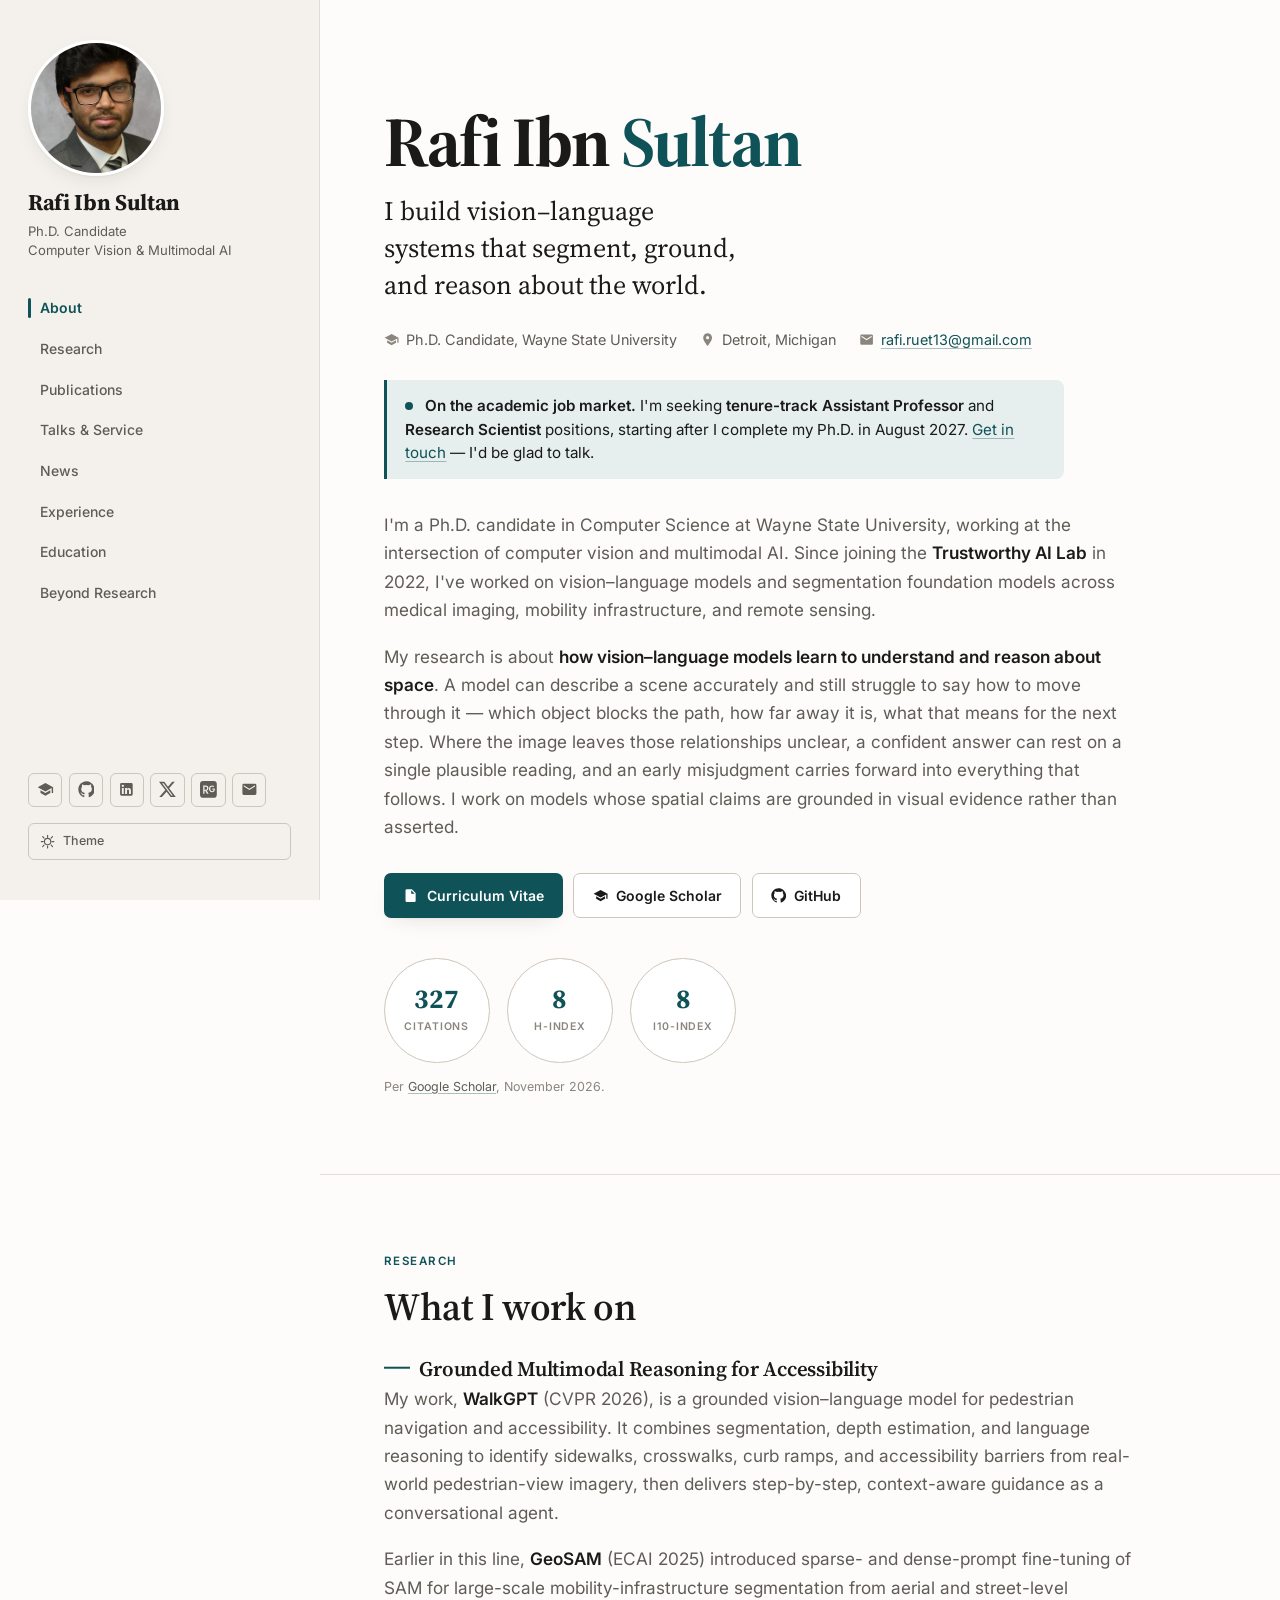
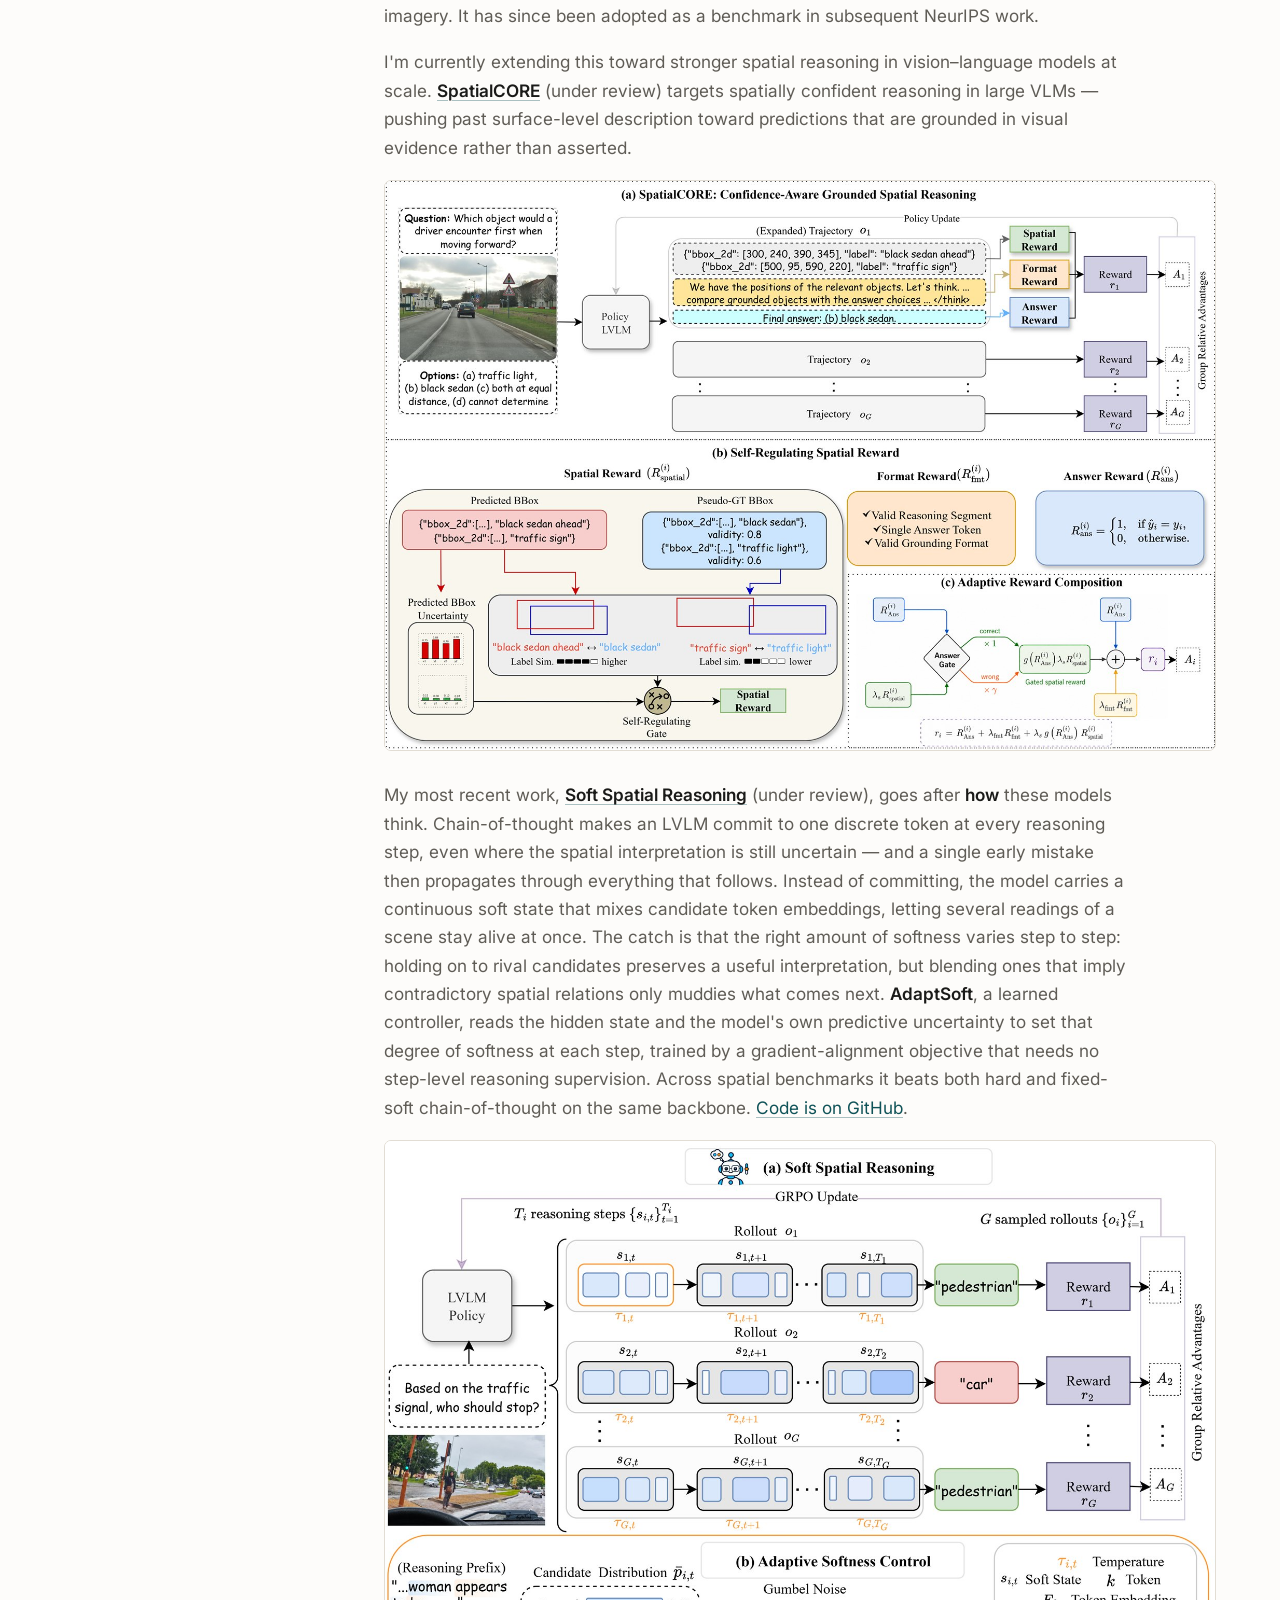
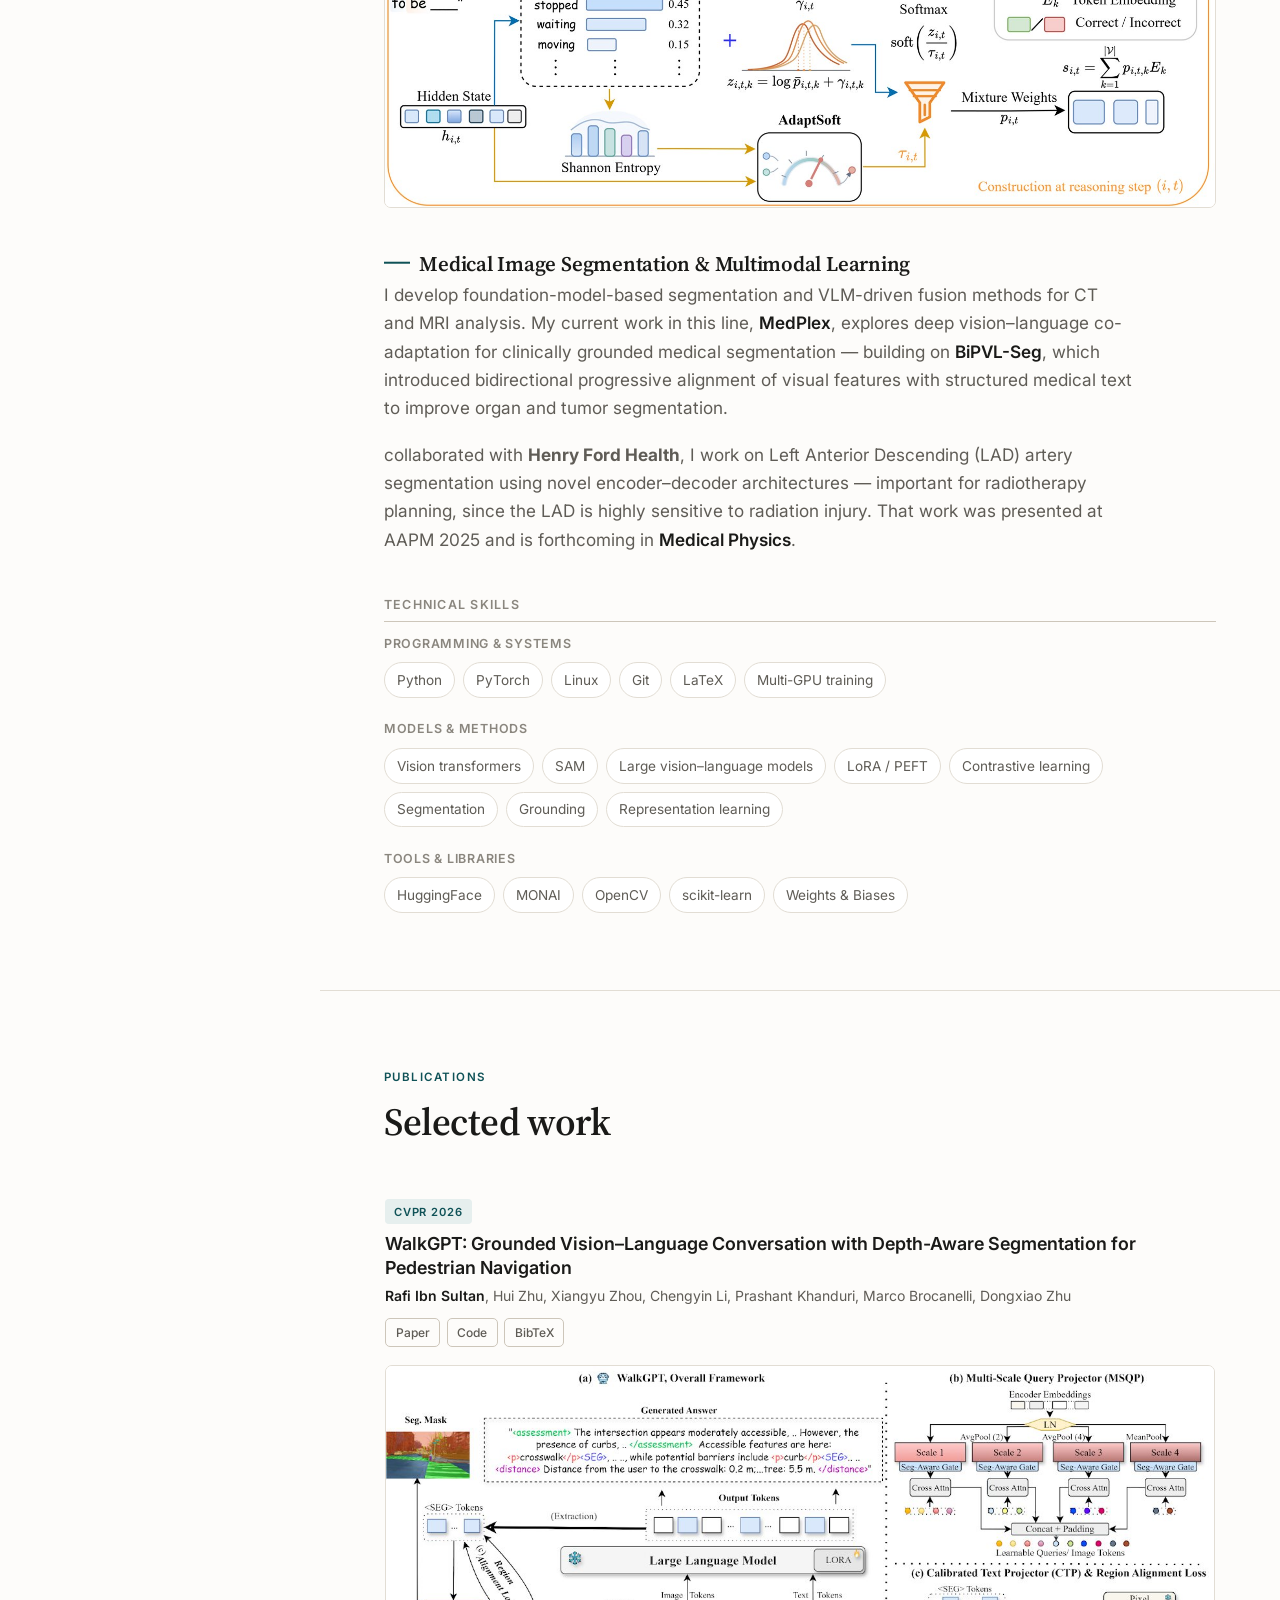
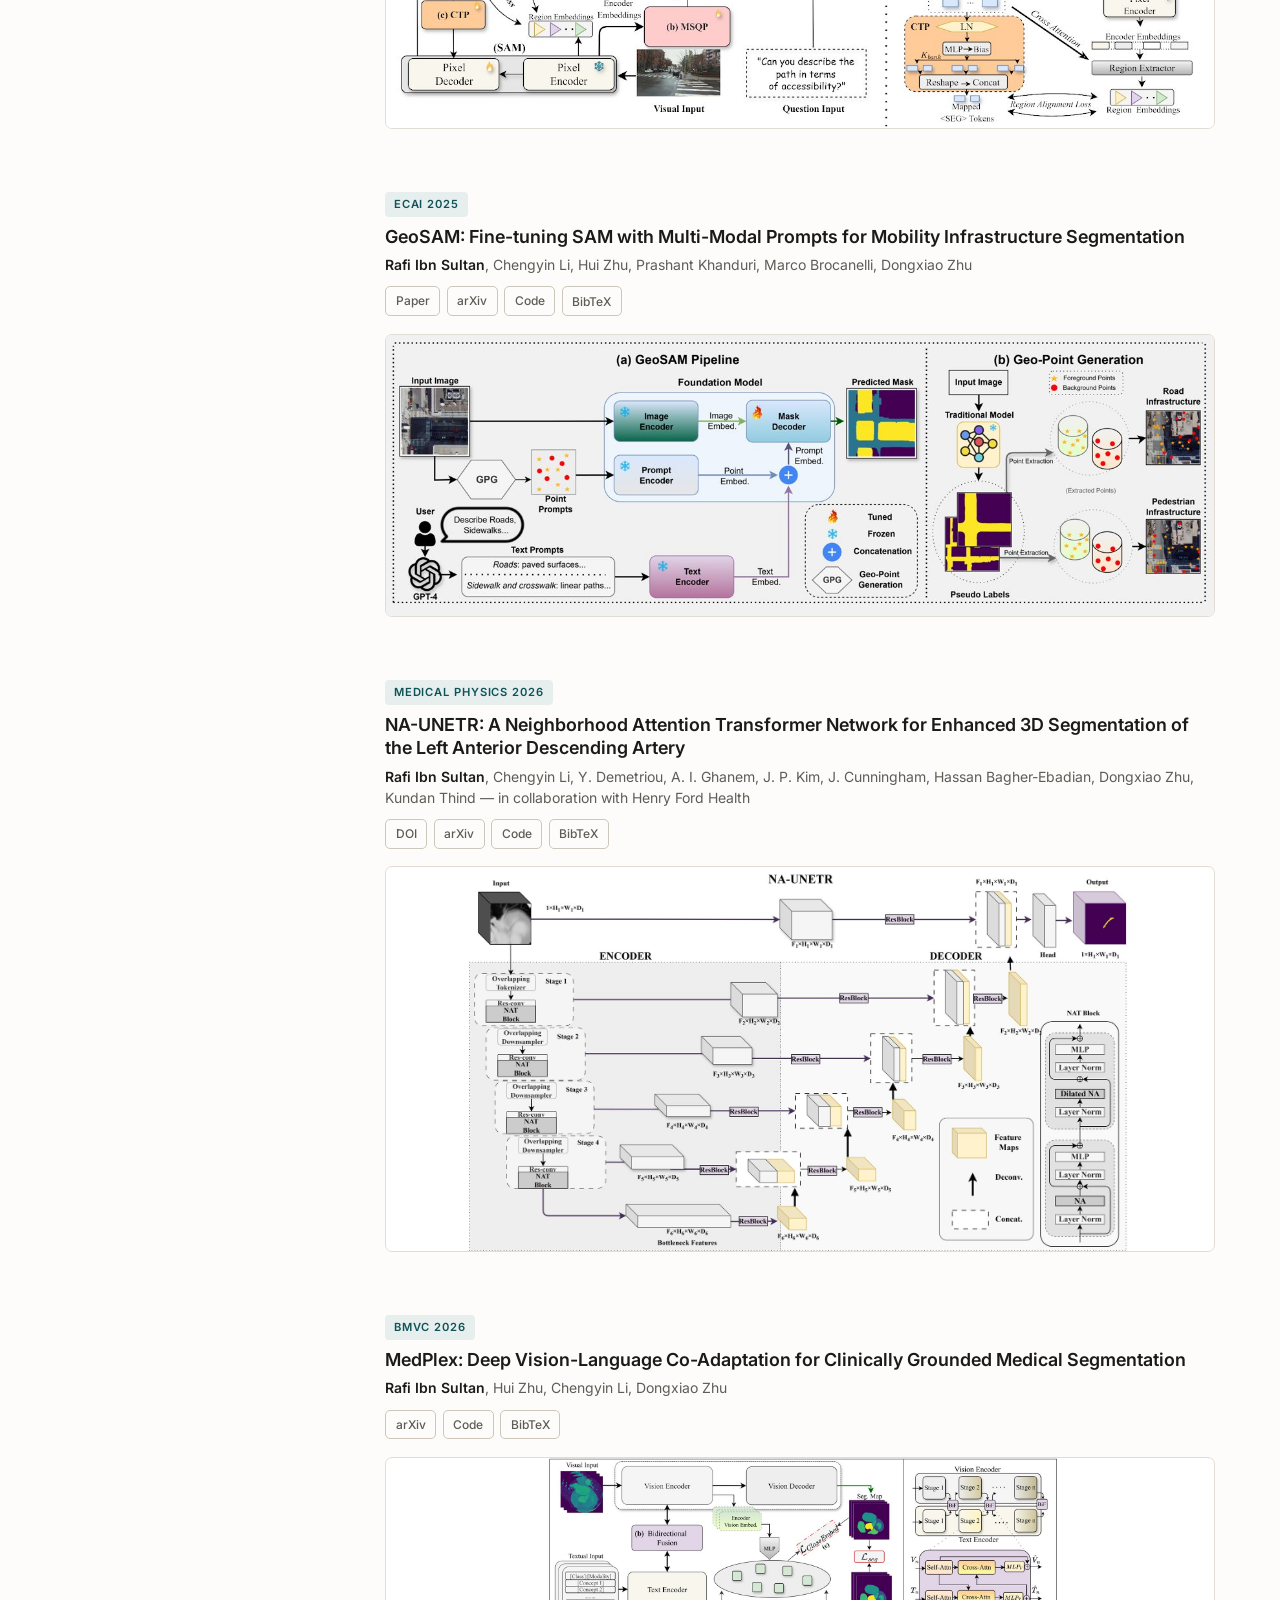
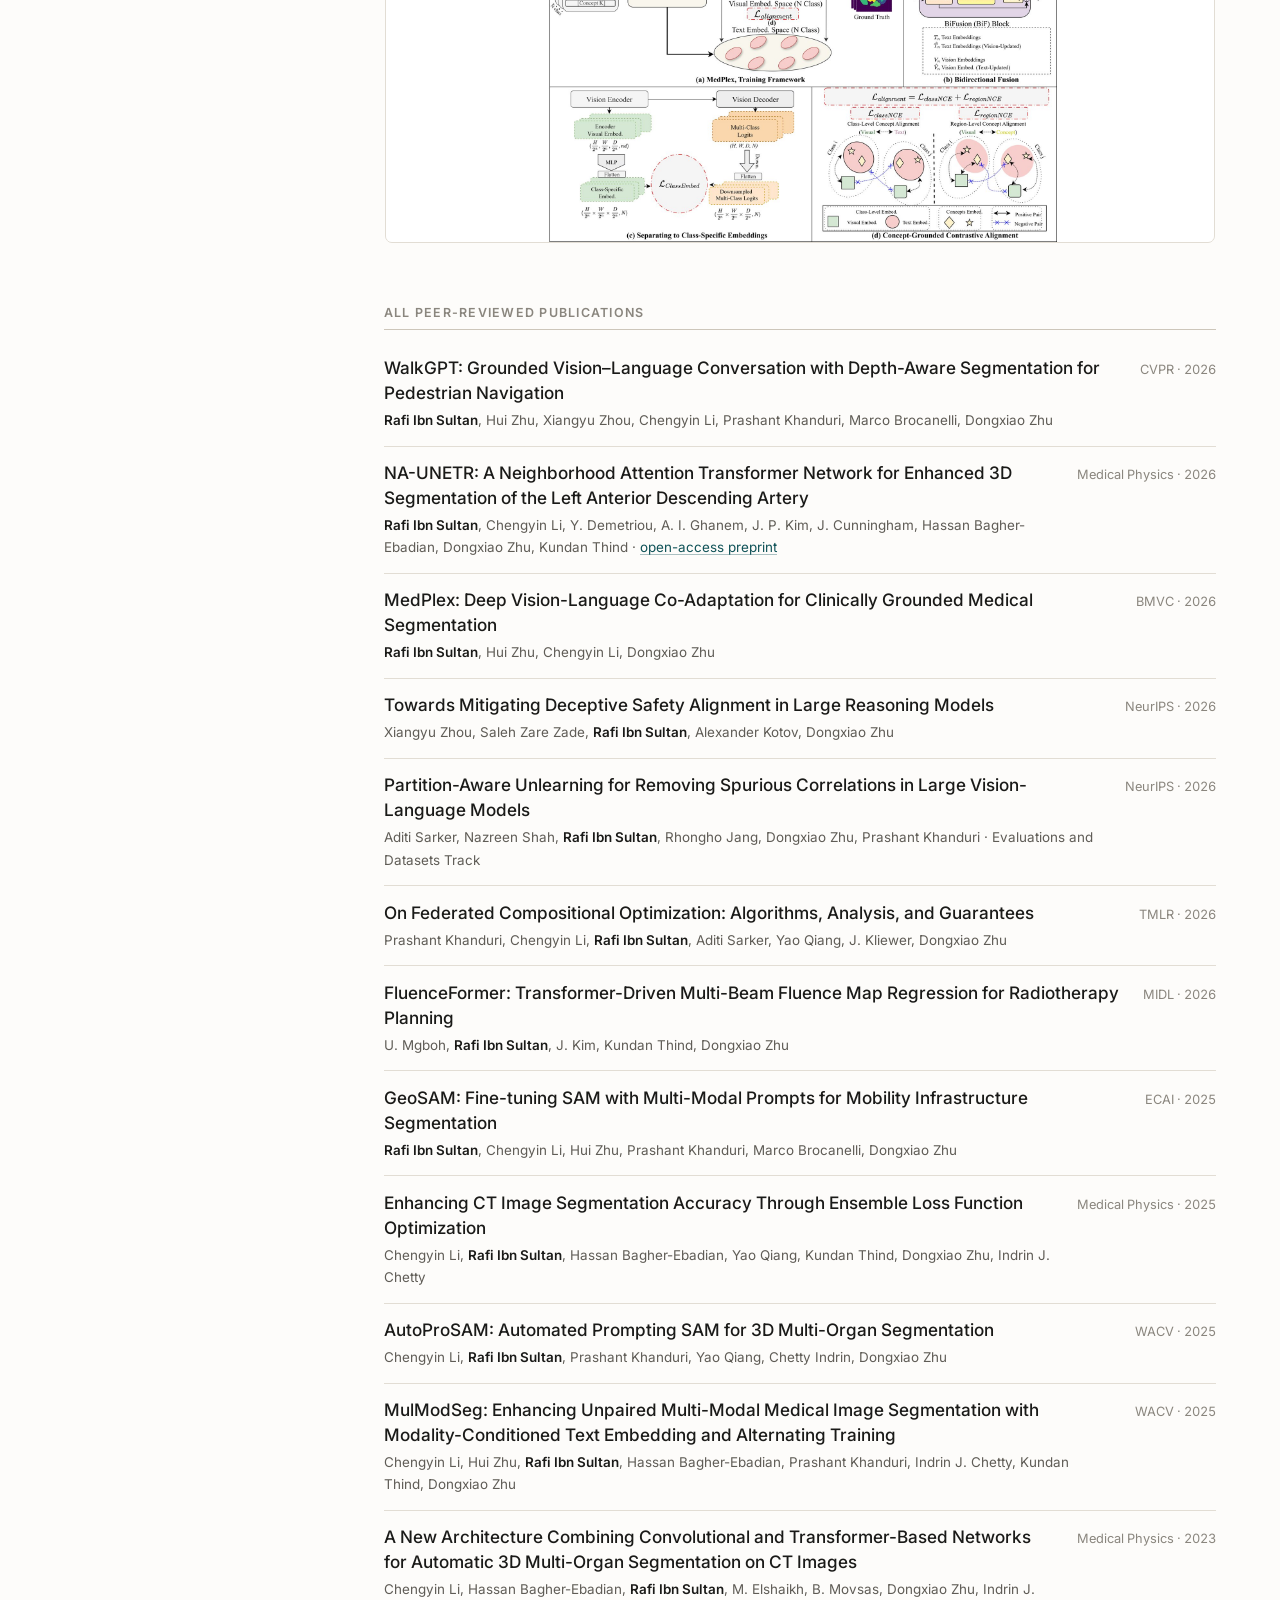
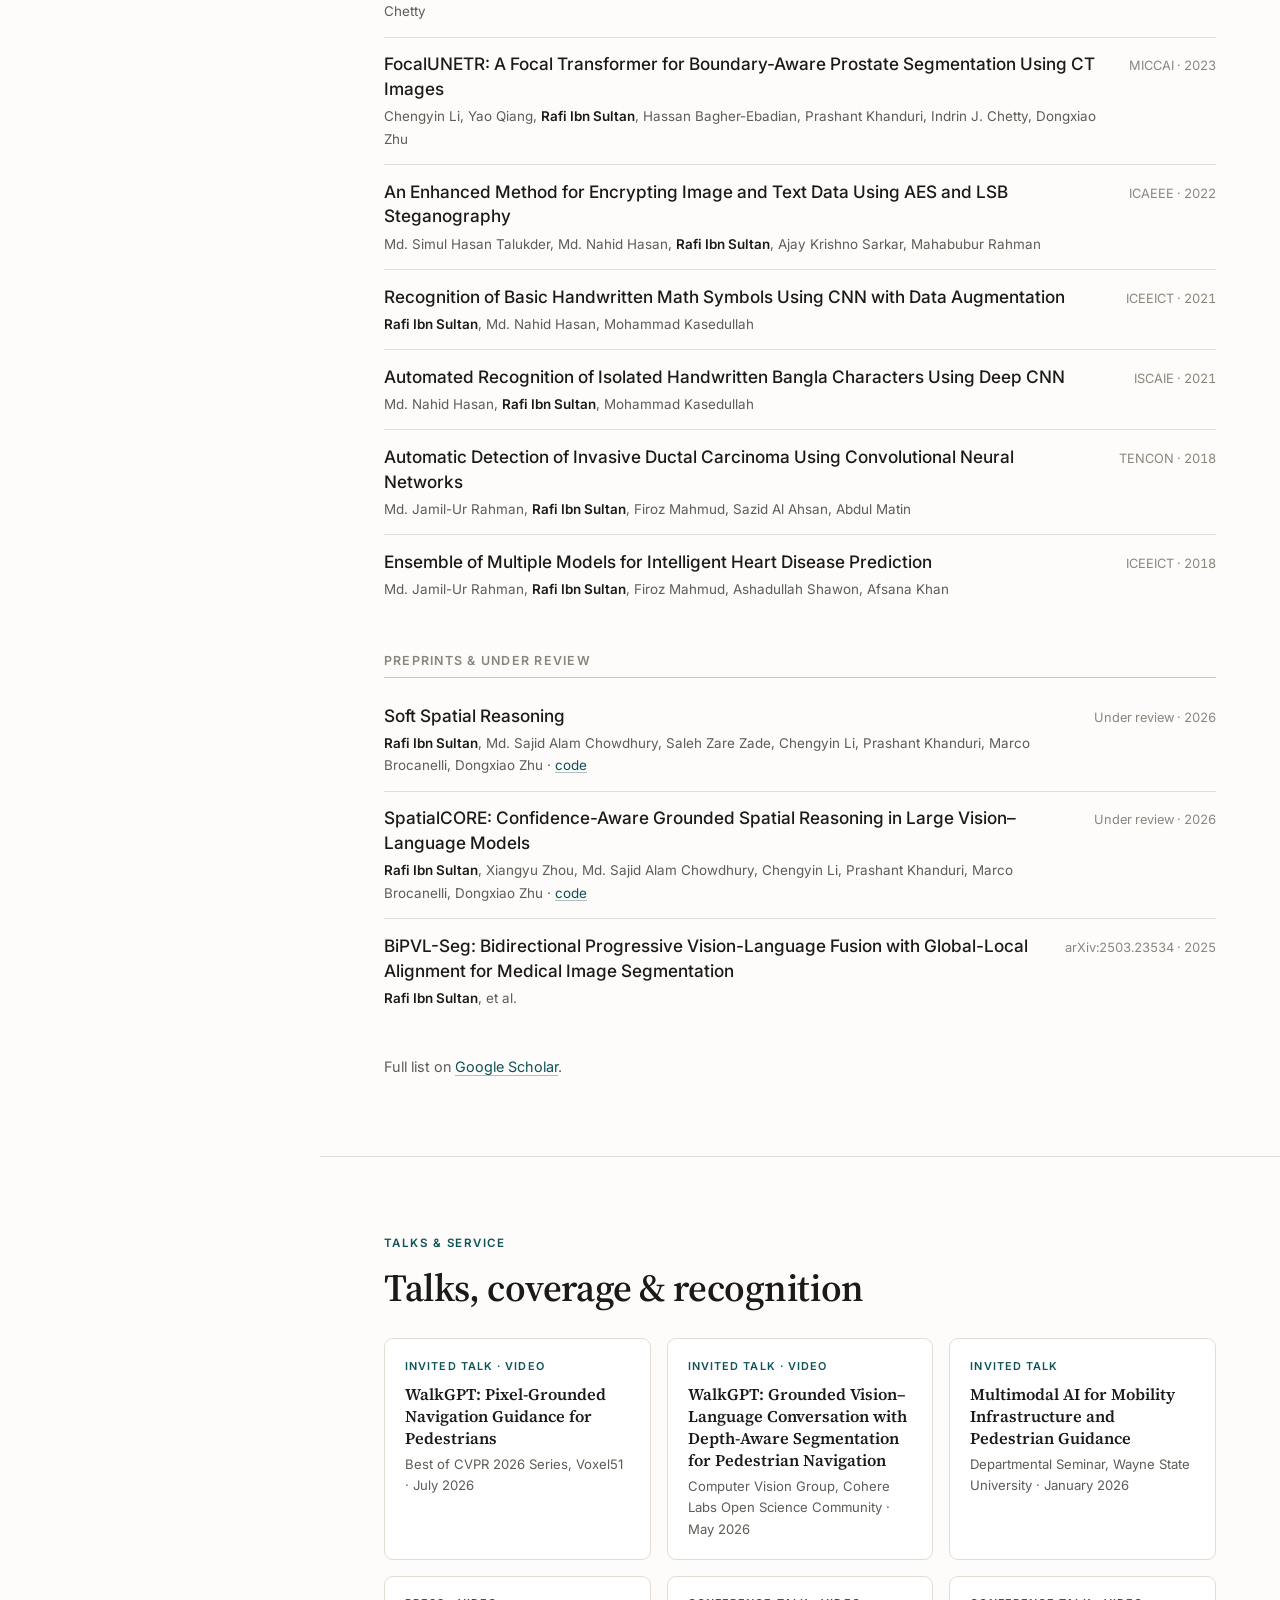
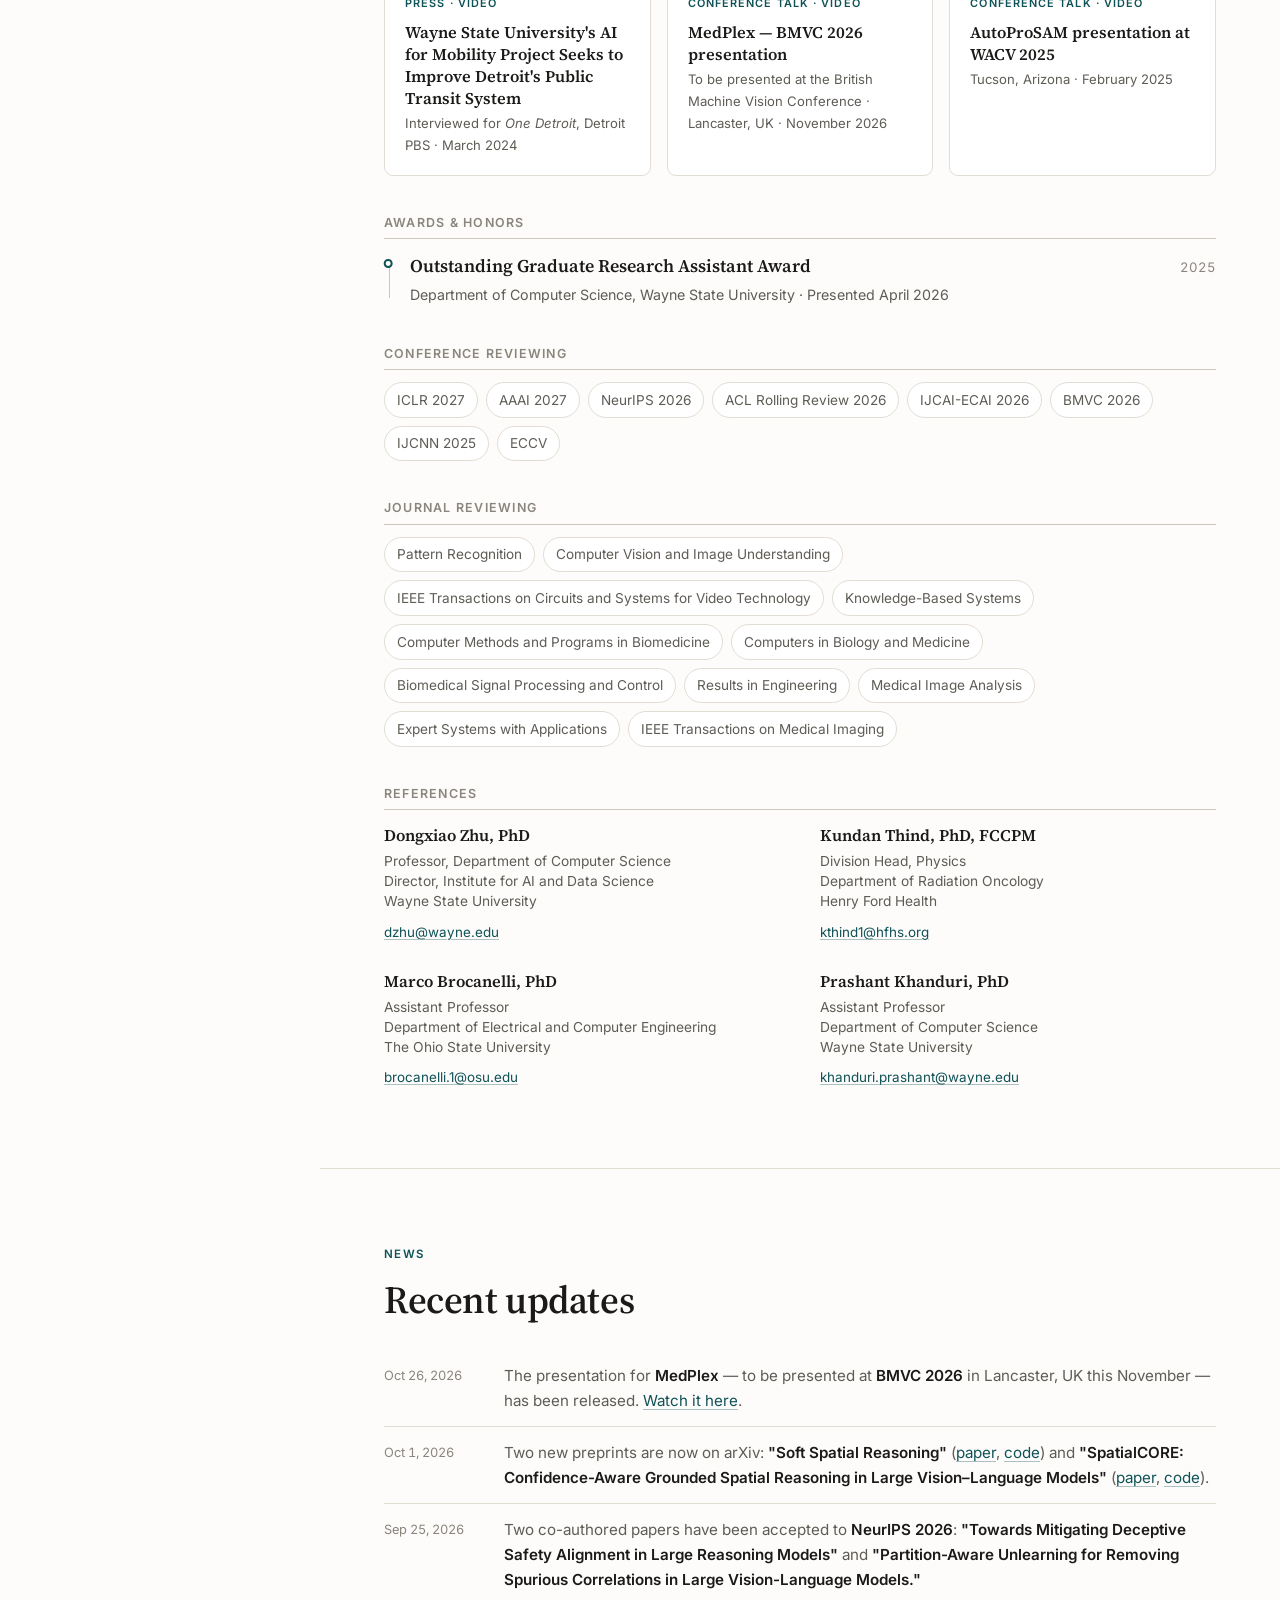
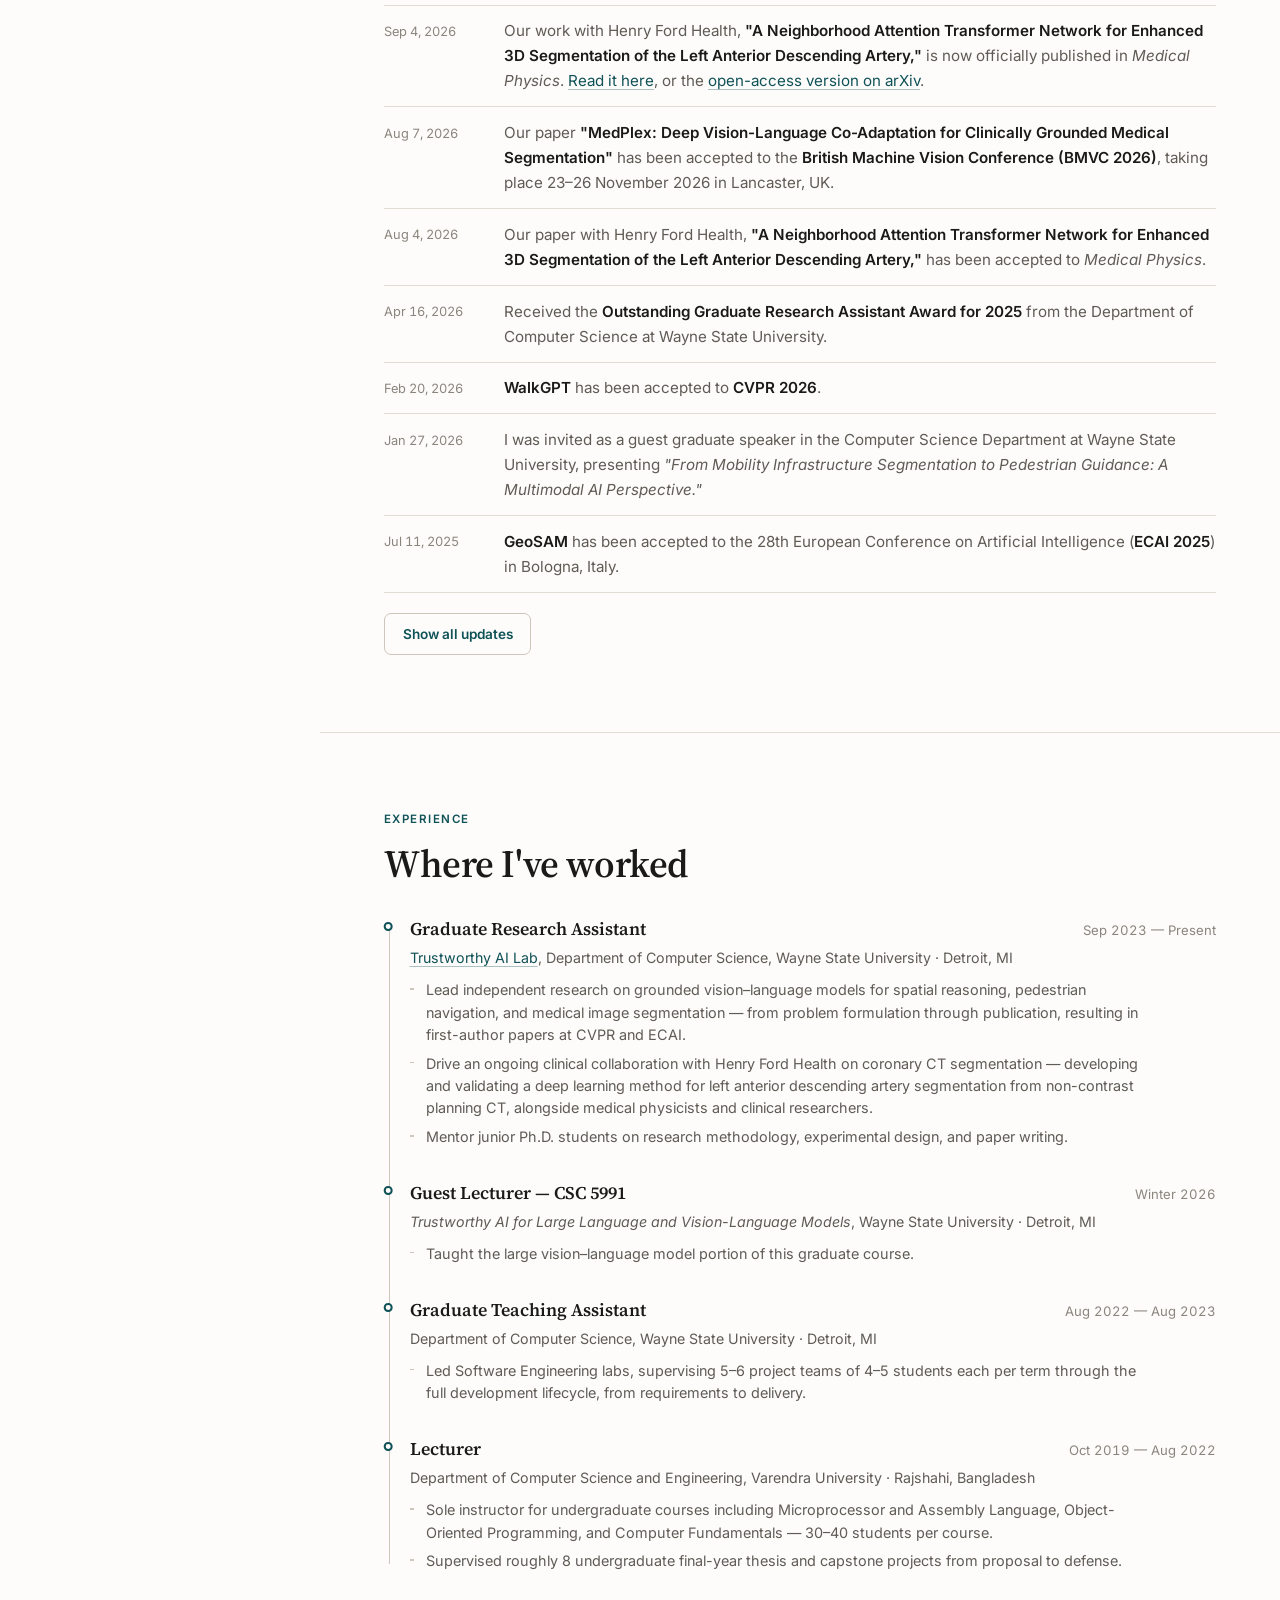
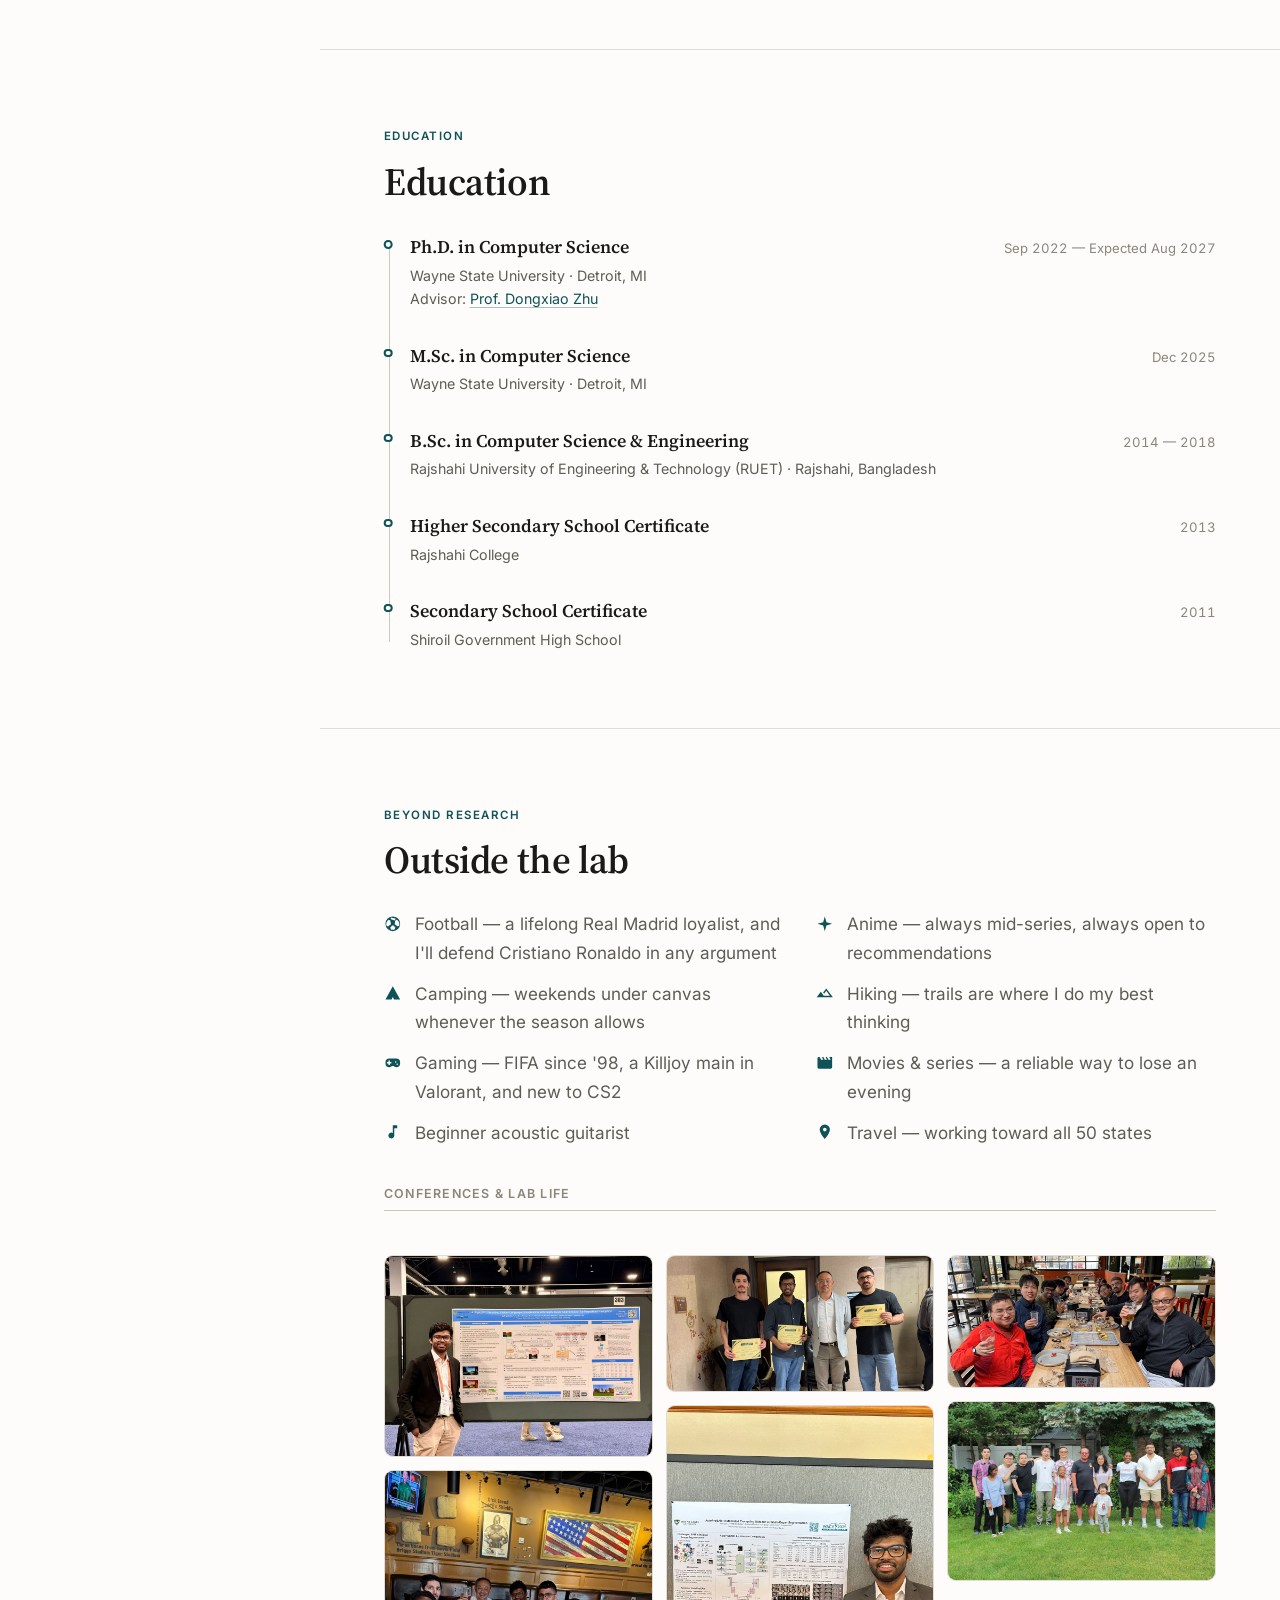
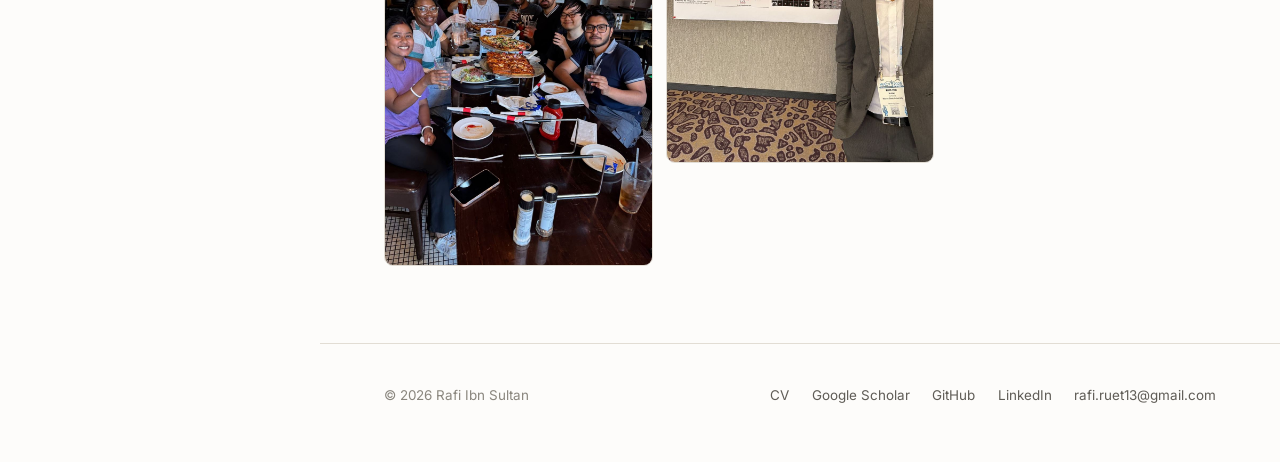
<file: index.html>
<!DOCTYPE html>
<html lang="en">
<head>
  <meta charset="utf-8">
  <meta name="viewport" content="width=device-width, initial-scale=1">

  <title>Rafi Ibn Sultan — Computer Vision &amp; Multimodal AI</title>
  <meta name="description" content="Rafi Ibn Sultan — Ph.D. candidate at Wayne State University working on vision–language models and segmentation for medical imaging and mobility infrastructure. On the academic job market, graduating August 2027.">
  <meta name="author" content="Rafi Ibn Sultan">
  <link rel="canonical" href="https://rafiibnsultan.github.io/">

  <!-- Open Graph / social preview -->
  <meta property="og:type" content="profile">
  <meta property="og:title" content="Rafi Ibn Sultan — Computer Vision &amp; Multimodal AI">
  <meta property="og:description" content="Ph.D. candidate at Wayne State University building vision–language systems that segment, ground, and reason about the world. Seeking faculty and research scientist roles for 2027.">
  <meta property="og:url" content="https://rafiibnsultan.github.io/">
  <meta property="og:image" content="https://rafiibnsultan.github.io/img/og-card.jpg">
  <meta name="twitter:card" content="summary_large_image">
  <meta name="twitter:site" content="@RafiIbnSultan1">
  <meta name="twitter:title" content="Rafi Ibn Sultan — Computer Vision &amp; Multimodal AI">
  <meta name="twitter:description" content="Ph.D. candidate at Wayne State University building vision–language systems that segment, ground, and reason about the world. Seeking faculty and research scientist roles for 2027.">
  <meta name="twitter:image" content="https://rafiibnsultan.github.io/img/og-card.jpg">

  <!-- Favicon: inline SVG, no extra file needed -->
  <link rel="icon" href="data:image/svg+xml,%3Csvg xmlns='http://www.w3.org/2000/svg' viewBox='0 0 64 64'%3E%3Crect width='64' height='64' rx='14' fill='%230f5257'/%3E%3Ctext x='32' y='44' font-family='Georgia,serif' font-size='34' font-weight='700' fill='%23f7f4ef' text-anchor='middle'%3ERS%3C/text%3E%3C/svg%3E">

  <link rel="preconnect" href="https://fonts.googleapis.com">
  <link rel="preconnect" href="https://fonts.gstatic.com" crossorigin>
  <link href="https://fonts.googleapis.com/css2?family=Source+Serif+4:opsz,wght@8..60,400;8..60,600;8..60,700&family=Inter:wght@400;500;600&display=swap" rel="stylesheet">

  <script type="application/ld+json">
  {
    "@context": "https://schema.org",
    "@type": "Person",
    "name": "Rafi Ibn Sultan",
    "url": "https://rafiibnsultan.github.io/",
    "image": "https://rafiibnsultan.github.io/img/Picture.jpg",
    "jobTitle": "Ph.D. Candidate in Computer Science",
    "email": "mailto:rafi.ruet13@gmail.com",
    "affiliation": {
      "@type": "CollegeOrUniversity",
      "name": "Wayne State University"
    },
    "alumniOf": {
      "@type": "CollegeOrUniversity",
      "name": "Rajshahi University of Engineering & Technology"
    },
    "knowsAbout": [
      "Computer Vision",
      "Image Segmentation",
      "Vision-Language Models",
      "Multimodal AI",
      "Medical Image Analysis"
    ],
    "sameAs": [
      "https://scholar.google.com/citations?hl=en&user=d9YLRmEAAAAJ",
      "https://github.com/rafiibnsultan",
      "https://www.linkedin.com/in/rafi-ibn-sultan/",
      "https://twitter.com/RafiIbnSultan1",
      "https://www.researchgate.net/profile/Rafi-Ibn-Sultan"
    ]
  }
  </script>

  <style>
    /* ============================================================
       Tokens — light is the base, dark overrides only the palette
       ============================================================ */
    :root {
      --bg:            #fdfcfa;
      --bg-raised:     #ffffff;
      --bg-sunken:     #f4f1ec;
      --text:          #1a1a18;
      --text-muted:    #5f5c56;
      --text-faint:    #8a867e;
      --accent:        #0f5257;
      --accent-hover:  #146b72;
      --accent-wash:   #e6efee;
      --rule:          #e2ddd4;
      --rule-strong:   #cdc6ba;
      --shadow:        0 1px 2px rgba(26,26,24,.04), 0 8px 24px -12px rgba(26,26,24,.18);
      --shadow-lift:   0 2px 4px rgba(26,26,24,.06), 0 18px 40px -18px rgba(26,26,24,.28);

      --serif: "Source Serif 4", Georgia, "Times New Roman", serif;
      --sans:  "Inter", -apple-system, BlinkMacSystemFont, "Segoe UI", Roboto, sans-serif;

      --sidebar-w: 20rem;
      --measure: 68ch;
      --ease: cubic-bezier(.2, .7, .3, 1);
    }

    :root:not([data-theme="light"]) {
      color-scheme: light;
    }

    @media (prefers-color-scheme: dark) {
      :root:not([data-theme="light"]) {
        color-scheme: dark;
        --bg:           #14161a;
        --bg-raised:    #1b1e24;
        --bg-sunken:    #101216;
        --text:         #e9e6e0;
        --text-muted:   #a6a49e;
        --text-faint:   #7c7a75;
        --accent:       #5fb3ab;
        --accent-hover: #7ecfc6;
        --accent-wash:  #172c2d;
        --rule:         #2a2e36;
        --rule-strong:  #3a3f49;
        --shadow:       0 1px 2px rgba(0,0,0,.4), 0 8px 24px -12px rgba(0,0,0,.6);
        --shadow-lift:  0 2px 4px rgba(0,0,0,.5), 0 18px 40px -18px rgba(0,0,0,.75);
      }
    }

    :root[data-theme="dark"] {
      color-scheme: dark;
      --bg:           #14161a;
      --bg-raised:    #1b1e24;
      --bg-sunken:    #101216;
      --text:         #e9e6e0;
      --text-muted:   #a6a49e;
      --text-faint:   #7c7a75;
      --accent:       #5fb3ab;
      --accent-hover: #7ecfc6;
      --accent-wash:  #172c2d;
      --rule:         #2a2e36;
      --rule-strong:  #3a3f49;
      --shadow:       0 1px 2px rgba(0,0,0,.4), 0 8px 24px -12px rgba(0,0,0,.6);
      --shadow-lift:  0 2px 4px rgba(0,0,0,.5), 0 18px 40px -18px rgba(0,0,0,.75);
    }

    /* ============================================================
       Base
       ============================================================ */
    *, *::before, *::after { box-sizing: border-box; }

    html {
      scroll-behavior: smooth;
      scroll-padding-top: 5.5rem;
      -webkit-text-size-adjust: 100%;
    }

    body {
      margin: 0;
      background: var(--bg);
      color: var(--text);
      font-family: var(--sans);
      font-size: clamp(1rem, .96rem + .18vw, 1.075rem);
      line-height: 1.65;
      -webkit-font-smoothing: antialiased;
      text-rendering: optimizeLegibility;
    }

    h1, h2, h3, h4 {
      font-family: var(--serif);
      font-weight: 600;
      line-height: 1.15;
      letter-spacing: -.011em;
      margin: 0;
      text-wrap: balance;
    }

    p { margin: 0 0 1.05em; max-width: var(--measure); }
    p:last-child { margin-bottom: 0; }

    a {
      color: var(--accent);
      text-decoration-color: color-mix(in srgb, var(--accent) 35%, transparent);
      text-underline-offset: .18em;
      text-decoration-thickness: .07em;
      transition: color .18s var(--ease), text-decoration-color .18s var(--ease);
    }
    a:hover { color: var(--accent-hover); text-decoration-color: currentColor; }

    :focus-visible {
      outline: 2.5px solid var(--accent);
      outline-offset: 3px;
      border-radius: 3px;
    }

    img { max-width: 100%; height: auto; display: block; }

    ::selection { background: var(--accent-wash); color: var(--text); }

    .skip-link {
      position: absolute;
      left: -9999px;
      top: 0;
      z-index: 999;
      background: var(--accent);
      color: #fff;
      padding: .7rem 1.1rem;
      border-radius: 0 0 6px 0;
      font-weight: 600;
    }
    .skip-link:focus { left: 0; }

    /* ============================================================
       Sidebar navigation
       ============================================================ */
    .sidebar {
      position: fixed;
      inset: 0 auto 0 0;
      width: var(--sidebar-w);
      padding: 2.5rem 1.75rem;
      background: var(--bg-sunken);
      border-right: 1px solid var(--rule);
      display: flex;
      flex-direction: column;
      gap: 1.75rem;
      overflow-y: auto;
      z-index: 50;
    }

    .brand {
      display: flex;
      flex-direction: column;
      gap: .9rem;
      text-decoration: none;
      color: inherit;
    }

    .brand__photo {
      width: 8.5rem;
      height: 8.5rem;
      border-radius: 50%;
      object-fit: cover;
      border: 3px solid var(--bg-raised);
      box-shadow: var(--shadow);
      transition: transform .4s var(--ease), box-shadow .4s var(--ease);
    }
    .brand:hover .brand__photo { transform: scale(1.03); box-shadow: var(--shadow-lift); }

    /* Both must be block: as inline spans the role ran on from the name,
       putting "Ph.D." on the same line as "Sultan". */
    .brand__name {
      display: block;
      font-family: var(--serif);
      font-size: 1.4rem;
      font-weight: 700;
      line-height: 1.2;
      letter-spacing: -.015em;
      margin-bottom: .3rem;
      text-wrap: balance;
    }
    .brand__role {
      display: block;
      font-size: .82rem;
      color: var(--text-muted);
      line-height: 1.45;
      text-wrap: balance;
    }

    .nav { display: flex; flex-direction: column; gap: .1rem; }

    .nav__link {
      position: relative;
      display: block;
      padding: .5rem .75rem;
      font-size: .875rem;
      font-weight: 500;
      color: var(--text-muted);
      text-decoration: none;
      border-radius: 5px;
      transition: color .2s var(--ease), background-color .2s var(--ease);
    }
    .nav__link::before {
      content: "";
      position: absolute;
      left: 0; top: 50%;
      width: 2.5px; height: 0;
      background: var(--accent);
      border-radius: 2px;
      transform: translateY(-50%);
      transition: height .28s var(--ease);
    }
    .nav__link:hover { color: var(--text); background: color-mix(in srgb, var(--accent-wash) 55%, transparent); }
    .nav__link.is-active { color: var(--accent); font-weight: 600; }
    .nav__link.is-active::before { height: 1.25rem; }

    .sidebar__foot { margin-top: auto; display: flex; flex-direction: column; gap: 1rem; }

    .social { display: flex; flex-wrap: wrap; gap: .4rem; }
    .social a {
      display: grid;
      place-items: center;
      width: 2.15rem; height: 2.15rem;
      border: 1px solid var(--rule-strong);
      border-radius: 6px;
      color: var(--text-muted);
      text-decoration: none;
      transition: color .2s var(--ease), border-color .2s var(--ease),
                  background-color .2s var(--ease), transform .2s var(--ease);
    }
    .social a:hover {
      color: var(--accent);
      border-color: var(--accent);
      background: var(--accent-wash);
      transform: translateY(-2px);
    }
    .social svg { width: 1.05rem; height: 1.05rem; fill: currentColor; }

    .theme-toggle {
      display: inline-flex;
      align-items: center;
      gap: .5rem;
      padding: .45rem .7rem;
      font: inherit;
      font-size: .78rem;
      font-weight: 500;
      color: var(--text-muted);
      background: transparent;
      border: 1px solid var(--rule-strong);
      border-radius: 6px;
      cursor: pointer;
      transition: color .2s var(--ease), border-color .2s var(--ease);
    }
    .theme-toggle:hover { color: var(--accent); border-color: var(--accent); }
    .theme-toggle svg { width: .95rem; height: .95rem; fill: currentColor; }
    .theme-toggle .icon-dark { display: none; }
    :root[data-theme="dark"] .theme-toggle .icon-dark { display: block; }
    :root[data-theme="dark"] .theme-toggle .icon-light { display: none; }
    @media (prefers-color-scheme: dark) {
      :root:not([data-theme="light"]) .theme-toggle .icon-dark { display: block; }
      :root:not([data-theme="light"]) .theme-toggle .icon-light { display: none; }
    }

    /* ============================================================
       Main layout
       ============================================================ */
    .main { margin-left: var(--sidebar-w); }

    .section {
      padding: clamp(3rem, 6vw, 5.5rem) clamp(1.5rem, 5vw, 5rem);
      border-bottom: 1px solid var(--rule);
      scroll-margin-top: 2rem;
    }
    .section:last-child { border-bottom: 0; }
    /* Wider container gives the grids/lists room; paragraphs stay capped at
       --measure independently, so body text never gets harder to read.
       margin-inline:auto only bites once there is excess space, so narrow
       viewports are unaffected. */
    .section__inner { max-width: 64rem; margin-inline: auto; }

    .section__label {
      display: block;
      font-family: var(--sans);
      font-size: .72rem;
      font-weight: 600;
      letter-spacing: .13em;
      text-transform: uppercase;
      color: var(--accent);
      margin-bottom: .85rem;
    }

    .section h2 {
      font-size: clamp(1.75rem, 1.4rem + 1.4vw, 2.4rem);
      margin-bottom: 1.75rem;
    }

    /* ---------- Hero ---------- */
    .hero { padding-top: clamp(3.5rem, 8vw, 7rem); }

    .hero h1 {
      font-size: clamp(2.6rem, 1.7rem + 4vw, 4.4rem);
      font-weight: 700;
      letter-spacing: -.028em;
      margin-bottom: .6rem;
    }
    .hero h1 .surname { color: var(--accent); }

    .hero__tagline {
      font-family: var(--serif);
      font-size: clamp(1.2rem, 1rem + .85vw, 1.65rem);
      line-height: 1.4;
      color: var(--text);
      max-width: 34ch;
      margin: 0 0 1.5rem;
      text-wrap: balance;
    }

    .hero__meta {
      display: flex;
      flex-wrap: wrap;
      align-items: center;
      gap: .5rem 1.4rem;
      font-size: .9rem;
      color: var(--text-muted);
      margin-bottom: 1.75rem;
    }
    .hero__meta span { display: inline-flex; align-items: center; gap: .45rem; }
    .hero__meta svg { width: .95rem; height: .95rem; fill: var(--text-faint); flex: none; }

    .hero__bio { color: var(--text-muted); margin-bottom: 2rem; }
    .hero__bio strong { color: var(--text); font-weight: 600; }

    .job-market {
      border-left: 3px solid var(--accent);
      background: var(--accent-wash);
      border-radius: 0 8px 8px 0;
      padding: .9rem 1.15rem;
      margin: 0 0 2rem;
      font-size: .95rem;
      line-height: 1.55;
      color: var(--text);
      max-width: var(--measure);
    }
    .job-market strong { font-weight: 600; }
    .job-market::before {
      content: "";
      display: inline-block;
      width: .5rem; height: .5rem;
      margin-right: .5rem;
      border-radius: 50%;
      background: var(--accent);
      vertical-align: .08em;
    }

    .cta-row { display: flex; flex-wrap: wrap; gap: .65rem; }

    /* Scholar stats. Hardcoded on purpose: Scholar has no API, blocks
       cross-origin fetches, and bans scrapers — so these are updated by
       hand and stamped with the date they were read. */
    .stats {
      display: flex;
      flex-wrap: wrap;
      gap: 1.1rem;
      margin-top: 2.5rem;
      text-decoration: none;
      width: fit-content;
    }
    .stat {
      display: grid;
      place-content: center;
      width: 6.6rem;
      height: 6.6rem;
      border-radius: 50%;
      border: 1.5px solid var(--rule-strong);
      text-align: center;
      background: var(--bg-raised);
      transition: border-color .25s var(--ease), transform .25s var(--ease),
                  box-shadow .25s var(--ease), background-color .25s var(--ease);
    }
    .stats:hover .stat {
      border-color: var(--accent);
      background: var(--accent-wash);
      transform: translateY(-3px);
      box-shadow: var(--shadow);
    }
    .stats:hover .stat:nth-child(2) { transition-delay: .05s; }
    .stats:hover .stat:nth-child(3) { transition-delay: .1s; }

    .stat__num {
      font-family: var(--serif);
      font-size: 1.7rem;
      font-weight: 700;
      line-height: 1;
      color: var(--accent);
      font-variant-numeric: tabular-nums;
    }
    .stat__label {
      display: block;
      margin-top: .35rem;
      font-size: .66rem;
      font-weight: 600;
      letter-spacing: .08em;
      text-transform: uppercase;
      color: var(--text-faint);
    }
    .stats__note {
      margin-top: .85rem;
      font-size: .78rem;
      color: var(--text-faint);
    }
    .stats__note a { color: var(--text-muted); }

    @media (max-width: 26rem) {
      .stat { width: 5.4rem; height: 5.4rem; }
      .stat__num { font-size: 1.35rem; }
      .stat__label { font-size: .6rem; }
    }

    .btn {
      display: inline-flex;
      align-items: center;
      gap: .5rem;
      padding: .6rem 1.15rem;
      font-size: .875rem;
      font-weight: 600;
      border-radius: 7px;
      text-decoration: none;
      border: 1px solid transparent;
      transition: transform .2s var(--ease), box-shadow .2s var(--ease),
                  background-color .2s var(--ease), border-color .2s var(--ease), color .2s var(--ease);
    }
    .btn svg { width: .95rem; height: .95rem; fill: currentColor; flex: none; }
    .btn--primary { background: var(--accent); color: #fff; box-shadow: var(--shadow); }
    .btn--primary:hover { background: var(--accent-hover); color: #fff; transform: translateY(-2px); box-shadow: var(--shadow-lift); }
    .btn--ghost { border-color: var(--rule-strong); color: var(--text); background: var(--bg-raised); }
    .btn--ghost:hover { border-color: var(--accent); color: var(--accent); transform: translateY(-2px); box-shadow: var(--shadow); }

    /* ---------- Research themes ---------- */
    .theme-block { margin-bottom: 2.75rem; }
    .theme-block:last-child { margin-bottom: 0; }

    .theme-block h3 {
      font-size: 1.3rem;
      margin-bottom: .3rem;
      display: flex;
      align-items: baseline;
      gap: .6rem;
    }
    .theme-block h3::before {
      content: "";
      width: 1.6rem; height: 2px;
      background: var(--accent);
      flex: none;
      transform: translateY(-.35em);
    }
    .theme-block p { color: var(--text-muted); }
    .theme-block em { color: var(--text); font-style: normal; font-weight: 600; }

    /* ---------- Publication cards ---------- */
    .pub-list { list-style: none; margin: 0; padding: 0; }

    .pub {
      padding: 1.4rem;
      margin: 0 -1.4rem .75rem;
      border-radius: 10px;
      border: 1px solid transparent;
      transition: border-color .25s var(--ease), background-color .25s var(--ease),
                  box-shadow .25s var(--ease);
    }
    .pub:hover {
      border-color: var(--rule);
      background: var(--bg-raised);
      box-shadow: var(--shadow-lift);
    }

    /* Figures here are dense multi-panel diagrams, not result thumbnails:
       show them full width, never crop, and let the reader open the original. */
    .pub__figure {
      display: block;
      position: relative;
      margin-top: 1.1rem;
      min-height: 6rem;
      border-radius: 7px;
      overflow: hidden;
      border: 1px solid var(--rule);
      background: var(--bg-sunken);
      text-decoration: none;
    }
    .pub__figure img {
      position: relative;
      z-index: 1;
      display: block;
      width: 100%;
      max-height: 24rem;
      object-fit: contain;
      /* Diagrams are drawn on white — keep that ground in both themes
         so the letterboxing matches the artwork and stays legible. */
      background: #fff;
      transition: opacity .25s var(--ease);
    }
    .pub__figure:hover img { opacity: .93; }

    /* Placeholder sits underneath; if the image 404s the onerror handler
       removes it and flags the container, revealing this instead. */
    .pub__figure::before {
      content: attr(data-placeholder);
      position: absolute;
      inset: 0;
      z-index: 0;
      display: grid;
      place-items: center;
      padding: .5rem;
      text-align: center;
      font-size: .7rem;
      font-weight: 500;
      letter-spacing: .06em;
      text-transform: uppercase;
      color: var(--text-faint);
      background:
        repeating-linear-gradient(45deg,
          transparent, transparent 7px,
          color-mix(in srgb, var(--rule) 45%, transparent) 7px,
          color-mix(in srgb, var(--rule) 45%, transparent) 14px);
    }

    .pub__figure::after {
      content: "Open full size";
      position: absolute;
      right: .6rem; bottom: .6rem;
      z-index: 2;
      font-size: .7rem;
      font-weight: 600;
      padding: .28rem .6rem;
      border-radius: 5px;
      background: rgba(18, 20, 24, .82);
      color: #fff;
      opacity: 0;
      pointer-events: none;
      transition: opacity .25s var(--ease);
    }
    .pub__figure:hover::after,
    .pub__figure:focus-visible::after { opacity: 1; }

    .pub__figure.is-missing { pointer-events: none; }
    .pub__figure.is-missing::after { display: none; }

    /* Same figure treatment, used inline inside the Research prose so each
       architecture sits directly under the paragraph that explains it.
       These are the flagship diagrams, so let width drive and drop the
       height cap — with a cap, `contain` letterboxed them to ~55% of the
       column and the panel labels became unreadable. */
    .research-figure { margin-bottom: 1.9rem; }
    .research-figure img {
      max-height: none;
      width: 100%;
      height: auto;
    }

    .pub__venue {
      display: inline-block;
      font-size: .7rem;
      font-weight: 600;
      letter-spacing: .08em;
      text-transform: uppercase;
      color: var(--accent);
      background: var(--accent-wash);
      padding: .2rem .55rem;
      border-radius: 4px;
      margin-bottom: .5rem;
    }

    .pub__title {
      font-size: 1.12rem;
      font-weight: 600;
      line-height: 1.3;
      margin-bottom: .4rem;
    }
    .pub__title a { color: inherit; text-decoration: none; }
    .pub__title a:hover { color: var(--accent); }

    .pub__authors {
      font-size: .875rem;
      color: var(--text-muted);
      margin-bottom: .7rem;
      line-height: 1.5;
    }
    .pub__authors b { color: var(--text); font-weight: 600; }

    .pub__links { display: flex; flex-wrap: wrap; gap: .4rem; }

    .tag {
      display: inline-flex;
      align-items: center;
      gap: .3rem;
      font-size: .75rem;
      font-weight: 500;
      font-family: var(--sans);
      padding: .25rem .6rem;
      border: 1px solid var(--rule-strong);
      border-radius: 5px;
      color: var(--text-muted);
      background: transparent;
      text-decoration: none;
      cursor: pointer;
      transition: color .18s var(--ease), border-color .18s var(--ease), background-color .18s var(--ease);
    }
    .tag:hover { color: var(--accent); border-color: var(--accent); background: var(--accent-wash); }
    .tag.is-copied { color: var(--accent); border-color: var(--accent); background: var(--accent-wash); }

    /* Compact list for the full bibliography */
    .pub-compact { list-style: none; margin: 0; padding: 0; }
    .pub-compact li {
      padding: .9rem 0;
      border-bottom: 1px solid var(--rule);
      display: grid;
      grid-template-columns: 1fr auto;
      gap: .5rem 1.5rem;
      align-items: baseline;
    }
    .pub-compact li:last-child { border-bottom: 0; }
    .pub-compact__title { font-weight: 500; line-height: 1.45; }
    .pub-compact__title a { color: inherit; text-decoration: none; }
    .pub-compact__title a:hover { color: var(--accent); text-decoration: underline; }
    .pub-compact__authors { font-size: .84rem; color: var(--text-muted); margin-top: .2rem; }
    .pub-compact__authors b { color: var(--text); font-weight: 600; }
    .pub-compact__venue {
      font-size: .8rem;
      color: var(--text-faint);
      white-space: nowrap;
      font-variant-numeric: tabular-nums;
    }

    .subhead {
      font-family: var(--sans);
      font-size: .78rem;
      font-weight: 600;
      letter-spacing: .1em;
      text-transform: uppercase;
      color: var(--text-faint);
      margin: 2.5rem 0 .75rem;
      padding-bottom: .5rem;
      border-bottom: 1px solid var(--rule-strong);
    }
    .subhead:first-child { margin-top: 0; }

    /* ---------- Timeline (experience + education) ---------- */
    .timeline { list-style: none; margin: 0; padding: 0 0 0 1.6rem; position: relative; }
    .timeline::before {
      content: "";
      position: absolute;
      left: .3rem; top: .55rem; bottom: .55rem;
      width: 1.5px;
      background: var(--rule-strong);
    }

    .timeline li { position: relative; padding-bottom: 1.85rem; }
    .timeline li:last-child { padding-bottom: 0; }
    .timeline li::before {
      content: "";
      position: absolute;
      left: -1.6rem; top: .5rem;
      width: .55rem; height: .55rem;
      border-radius: 50%;
      background: var(--bg);
      border: 2px solid var(--accent);
      transform: translateX(-.02rem);
    }

    .timeline__head {
      display: flex;
      flex-wrap: wrap;
      justify-content: space-between;
      align-items: baseline;
      gap: .3rem 1.5rem;
    }
    .timeline__title { font-family: var(--serif); font-size: 1.12rem; font-weight: 600; }
    .timeline__date {
      font-size: .82rem;
      color: var(--text-faint);
      white-space: nowrap;
      font-variant-numeric: tabular-nums;
    }
    .timeline__meta { font-size: .89rem; color: var(--text-muted); margin-top: .15rem; }

    .timeline__points {
      list-style: none;
      margin: .6rem 0 0;
      padding: 0;
      display: grid;
      gap: .4rem;
      max-width: var(--measure);
    }
    /* Extra specificity so these beat the `.timeline li` dot rules above,
       which would otherwise also match these nested list items. */
    .timeline .timeline__points li {
      position: relative;
      padding: 0 0 0 1rem;
      font-size: .9rem;
      color: var(--text-muted);
      line-height: 1.55;
    }
    .timeline .timeline__points li::before {
      content: "";
      position: absolute;
      left: 0; top: .62em;
      width: .3rem; height: 1.5px;
      border: 0;
      border-radius: 0;
      background: var(--rule-strong);
      transform: none;
    }

    /* ---------- News ---------- */
    .news { list-style: none; margin: 0; padding: 0; }
    .news li {
      display: grid;
      grid-template-columns: 6.5rem 1fr;
      gap: 1rem;
      padding: .8rem 0;
      border-bottom: 1px solid var(--rule);
      font-size: .95rem;
    }
    .news li:last-child { border-bottom: 0; }
    .news__date {
      font-size: .8rem;
      color: var(--text-faint);
      font-variant-numeric: tabular-nums;
      padding-top: .15rem;
      white-space: nowrap;
    }
    .news__body { color: var(--text-muted); }
    .news__body b { color: var(--text); font-weight: 600; }

    .news li[hidden] { display: none; }

    .more-btn {
      margin-top: 1.25rem;
      padding: .55rem 1.1rem;
      font: inherit;
      font-size: .85rem;
      font-weight: 600;
      font-family: var(--sans);
      color: var(--accent);
      background: transparent;
      border: 1px solid var(--rule-strong);
      border-radius: 7px;
      cursor: pointer;
      transition: border-color .2s var(--ease), background-color .2s var(--ease);
    }
    .more-btn:hover { border-color: var(--accent); background: var(--accent-wash); }

    /* ---------- Media / talks ---------- */
    .media-grid {
      display: grid;
      grid-template-columns: repeat(auto-fit, minmax(15rem, 1fr));
      gap: 1rem;
    }
    .media-card {
      display: block;
      padding: 1.15rem 1.25rem;
      border: 1px solid var(--rule);
      border-radius: 9px;
      background: var(--bg-raised);
      text-decoration: none;
      color: inherit;
      transition: border-color .25s var(--ease), box-shadow .25s var(--ease), transform .25s var(--ease);
    }
    .media-card:hover {
      border-color: var(--accent);
      box-shadow: var(--shadow-lift);
      transform: translateY(-3px);
      color: inherit;
    }
    .media-card__kind {
      font-size: .68rem;
      font-weight: 600;
      letter-spacing: .1em;
      text-transform: uppercase;
      color: var(--accent);
      display: block;
      margin-bottom: .45rem;
    }
    .media-card__title { font-family: var(--serif); font-size: 1.02rem; font-weight: 600; line-height: 1.35; margin-bottom: .3rem; }
    .media-card__meta { font-size: .82rem; color: var(--text-muted); }

    /* ---------- Reviewing + interests ---------- */
    .chip-list { list-style: none; display: flex; flex-wrap: wrap; gap: .5rem; margin: 0; padding: 0; }
    .chip-list li {
      font-size: .85rem;
      padding: .35rem .75rem;
      border: 1px solid var(--rule);
      border-radius: 999px;
      background: var(--bg-raised);
      color: var(--text-muted);
      transition: border-color .2s var(--ease), color .2s var(--ease);
    }
    .chip-list li:hover { border-color: var(--accent); color: var(--accent); }
    .chip-list a { color: inherit; text-decoration: none; }

    .skills { display: grid; gap: 1.35rem; }
    .skills__label {
      display: block;
      font-size: .78rem;
      font-weight: 600;
      letter-spacing: .06em;
      text-transform: uppercase;
      color: var(--text-faint);
      margin-bottom: .5rem;
    }

    .refs {
      display: grid;
      grid-template-columns: repeat(auto-fit, minmax(17rem, 1fr));
      gap: 1.4rem 2.5rem;
    }
    .ref__name {
      display: block;
      font-family: var(--serif);
      font-size: 1.02rem;
      font-weight: 600;
      margin-bottom: .2rem;
    }
    .ref__role {
      display: block;
      font-size: .86rem;
      color: var(--text-muted);
      line-height: 1.45;
      margin-bottom: .3rem;
    }
    .ref__mail { font-size: .84rem; }

    .interests {
      list-style: none; margin: 0; padding: 0;
      display: grid;
      grid-template-columns: repeat(auto-fit, minmax(19rem, 1fr));
      gap: .8rem 2rem;
    }

    /* ---------- Photo mosaic ----------
       CSS columns give true masonry with no JS: each tile keeps its own
       aspect ratio and the shortest column absorbs the next photo. */
    .gallery {
      columns: 3 15rem;
      column-gap: .8rem;
      margin-top: 2.75rem;
    }
    .gallery figure {
      break-inside: avoid;
      position: relative;
      margin: 0 0 .8rem;
      border-radius: 9px;
      overflow: hidden;
      border: 1px solid var(--rule);
      background: var(--bg-sunken);
      line-height: 0;
    }
    .gallery a { display: block; text-decoration: none; }
    .gallery img {
      display: block;
      width: 100%;
      height: auto;
      transition: transform .5s var(--ease);
    }
    .gallery figure:hover img { transform: scale(1.04); }

    .gallery figcaption {
      position: absolute;
      inset: auto 0 0 0;
      padding: 2.2rem .8rem .65rem;
      background: linear-gradient(to top, rgba(10,12,15,.88), rgba(10,12,15,.35) 55%, transparent);
      color: #fff;
      font-size: .78rem;
      font-weight: 600;
      line-height: 1.4;
      opacity: 0;
      transform: translateY(6px);
      transition: opacity .3s var(--ease), transform .3s var(--ease);
    }
    .gallery figcaption span {
      display: block;
      font-weight: 400;
      font-size: .72rem;
      opacity: .82;
    }
    .gallery figure:hover figcaption,
    .gallery figure:focus-within figcaption { opacity: 1; transform: none; }

    /* Touch devices have no hover state — keep captions permanently visible */
    @media (hover: none) {
      .gallery figcaption { opacity: 1; transform: none; }
    }
    .interests li {
      display: flex;
      gap: .85rem;
      align-items: flex-start;
      color: var(--text-muted);
    }
    .interests svg { width: 1.1rem; height: 1.1rem; fill: var(--accent); flex: none; margin-top: .28rem; }

    footer {
      padding: 2.5rem clamp(1.5rem, 5vw, 5rem) 3.5rem;
      font-size: .84rem;
      color: var(--text-faint);
    }
    /* Mirrors .section__inner so the footer lines up with the content
       column above it rather than sitting flush against the padding. */
    .footer__inner {
      max-width: 64rem;
      margin-inline: auto;
      display: flex;
      flex-wrap: wrap;
      align-items: baseline;
      justify-content: space-between;
      gap: .6rem 2rem;
    }
    footer p { max-width: none; margin: 0; }

    .footer__links { display: flex; flex-wrap: wrap; gap: .3rem 1.4rem; }
    .footer__links a {
      color: var(--text-muted);
      text-decoration: none;
      transition: color .18s var(--ease);
    }
    .footer__links a:hover { color: var(--accent); text-decoration: underline; }

    /* ============================================================
       Scroll reveal
       ============================================================ */
    .reveal {
      opacity: 0;
      transform: translateY(14px);
      transition: opacity .55s var(--ease), transform .55s var(--ease);
    }
    .reveal.is-visible { opacity: 1; transform: none; }
    .reveal-child > * {
      opacity: 0;
      transform: translateY(12px);
      transition: opacity .5s var(--ease), transform .5s var(--ease);
      transition-delay: calc(var(--i, 0) * 55ms);
    }
    .reveal-child.is-visible > * { opacity: 1; transform: none; }

    /* ============================================================
       Responsive
       ============================================================ */
    @media (max-width: 64rem) {
      .sidebar {
        position: sticky;
        inset: 0 auto auto 0;
        width: 100%;
        height: auto;
        flex-direction: row;
        align-items: center;
        gap: 1rem;
        padding: .75rem 1.25rem;
        overflow-x: auto;
        overflow-y: hidden;
        border-right: 0;
        border-bottom: 1px solid var(--rule);
        backdrop-filter: blur(10px);
        background: color-mix(in srgb, var(--bg-sunken) 88%, transparent);
      }
      .brand { flex-direction: row; align-items: center; gap: .7rem; flex: none; }
      .brand__photo { width: 2.4rem; height: 2.4rem; border-width: 2px; }
      .brand__name { font-size: 1rem; white-space: nowrap; margin-bottom: 0; }
      .brand__role, .sidebar__foot { display: none; }
      .nav { flex-direction: row; gap: .15rem; }
      .nav__link { white-space: nowrap; padding: .4rem .6rem; font-size: .82rem; }
      .nav__link::before { display: none; }
      .nav__link.is-active { background: var(--accent-wash); }
      .main { margin-left: 0; }
      html { scroll-padding-top: 4.5rem; }
    }

    @media (max-width: 40rem) {
      .pub__figure img { max-height: 15rem; }
      /* Comes after the base rule, so restate it or the research figures
         get letterboxed again on small screens. */
      .research-figure img { max-height: none; }
      .pub__figure::after { opacity: 1; }
      .pub-compact li { grid-template-columns: 1fr; }
      .news li { grid-template-columns: 1fr; gap: .2rem; }
    }

    /* ============================================================
       Motion + print
       ============================================================ */
    @media (prefers-reduced-motion: reduce) {
      html { scroll-behavior: auto; }
      *, *::before, *::after {
        animation-duration: .01ms !important;
        animation-iteration-count: 1 !important;
        transition-duration: .01ms !important;
        scroll-behavior: auto !important;
      }
      .reveal, .reveal-child > * { opacity: 1 !important; transform: none !important; }
    }

    @media print {
      :root {
        --bg: #fff; --bg-raised: #fff; --bg-sunken: #fff;
        --text: #000; --text-muted: #333; --text-faint: #555;
        --accent: #000; --accent-wash: #fff;
        --rule: #ccc; --rule-strong: #999;
        --shadow: none; --shadow-lift: none;
      }
      .sidebar, .theme-toggle, .more-btn, .cta-row, .pub__figure, .gallery { display: none !important; }
      .main { margin-left: 0; }
      .section { padding: 1rem 0; border-bottom: 1px solid #ccc; break-inside: avoid; }
      .pub { padding: .5rem 0; margin: 0 0 .5rem; break-inside: avoid; }
      .news li[hidden] { display: grid !important; }
      .reveal, .reveal-child > * { opacity: 1 !important; transform: none !important; }
      a { text-decoration: none; }
      a[href^="http"]::after { content: " (" attr(href) ")"; font-size: .75em; color: #555; word-break: break-all; }
      body { font-size: 10.5pt; }
    }
  </style>
</head>

<body id="page-top">
  <a class="skip-link" href="#main">Skip to content</a>

  <!-- ============================================================
       Sidebar
       ============================================================ -->
  <aside class="sidebar">
    <a class="brand" href="#page-top">
      <img class="brand__photo" src="img/Picture.jpg" alt="Portrait of Rafi Ibn Sultan" width="136" height="136">
      <span>
        <span class="brand__name">Rafi Ibn Sultan</span>
        <span class="brand__role">Ph.D. Candidate<br>Computer Vision &amp; Multimodal AI</span>
      </span>
    </a>

    <nav class="nav" aria-label="Section navigation">
      <a class="nav__link" href="#about">About</a>
      <a class="nav__link" href="#research">Research</a>
      <a class="nav__link" href="#publications">Publications</a>
      <a class="nav__link" href="#talks">Talks &amp; Service</a>
      <a class="nav__link" href="#news">News</a>
      <a class="nav__link" href="#experience">Experience</a>
      <a class="nav__link" href="#education">Education</a>
      <a class="nav__link" href="#beyond">Beyond Research</a>
    </nav>

    <div class="sidebar__foot">
      <div class="social">
        <a href="https://scholar.google.com/citations?hl=en&amp;user=d9YLRmEAAAAJ" target="_blank" rel="noopener" aria-label="Google Scholar" title="Google Scholar">
          <svg viewBox="0 0 24 24" aria-hidden="true"><path d="M12 3L1 9l11 6 9-4.91V17h2V9M5 13.18v4L12 21l7-3.82v-4L12 17z"/></svg>
        </a>
        <a href="https://github.com/rafiibnsultan" target="_blank" rel="noopener" aria-label="GitHub" title="GitHub">
          <svg viewBox="0 0 24 24" aria-hidden="true"><path d="M12 .5C5.7.5.5 5.7.5 12c0 5.1 3.3 9.4 7.8 10.9.6.1.8-.2.8-.6v-2c-3.2.7-3.9-1.5-3.9-1.5-.5-1.3-1.3-1.7-1.3-1.7-1-.7.1-.7.1-.7 1.2.1 1.8 1.2 1.8 1.2 1 1.8 2.7 1.3 3.4 1 .1-.8.4-1.3.7-1.6-2.6-.3-5.3-1.3-5.3-5.8 0-1.3.5-2.3 1.2-3.1-.1-.3-.5-1.5.1-3.1 0 0 1-.3 3.3 1.2a11.4 11.4 0 016 0C17.5 4.7 18.5 5 18.5 5c.6 1.6.2 2.8.1 3.1.8.8 1.2 1.8 1.2 3.1 0 4.5-2.7 5.5-5.3 5.8.4.4.8 1.1.8 2.2v3.3c0 .3.2.7.8.6 4.6-1.5 7.9-5.8 7.9-10.9C23.5 5.7 18.3.5 12 .5z"/></svg>
        </a>
        <a href="https://www.linkedin.com/in/rafi-ibn-sultan/" target="_blank" rel="noopener" aria-label="LinkedIn" title="LinkedIn">
          <svg viewBox="0 0 24 24" aria-hidden="true"><path d="M19 3A2 2 0 0121 5v14a2 2 0 01-2 2H5a2 2 0 01-2-2V5a2 2 0 012-2h14m-.5 15.5v-5.3a3.26 3.26 0 00-3.26-3.26c-.85 0-1.84.52-2.32 1.3v-1.11h-2.79v8.37h2.79v-4.93c0-.77.62-1.4 1.39-1.4a1.4 1.4 0 011.4 1.4v4.93h2.79M6.88 8.56a1.68 1.68 0 001.68-1.68c0-.93-.75-1.69-1.68-1.69a1.69 1.69 0 00-1.69 1.69c0 .93.76 1.68 1.69 1.68m1.39 9.94v-8.37H5.5v8.37h2.77z"/></svg>
        </a>
        <a href="https://twitter.com/RafiIbnSultan1" target="_blank" rel="noopener" aria-label="X (Twitter)" title="X (Twitter)">
          <svg viewBox="0 0 24 24" aria-hidden="true"><path d="M18.9 1.2h3.7l-8.1 9.2 9.5 12.5h-7.4l-5.8-7.6-6.7 7.6H.4l8.6-9.9L0 1.2h7.6l5.2 6.9zm-1.3 19.5h2L6.5 3.2H4.4z"/></svg>
        </a>
        <a href="https://www.researchgate.net/profile/Rafi-Ibn-Sultan" target="_blank" rel="noopener" aria-label="ResearchGate" title="ResearchGate">
          <svg viewBox="0 0 24 24" aria-hidden="true"><path d="M19.6 0H4.4A4.4 4.4 0 000 4.4v15.2A4.4 4.4 0 004.4 24h15.2a4.4 4.4 0 004.4-4.4V4.4A4.4 4.4 0 0019.6 0M8.2 6.6c1.3 0 2.3.3 2.9 1 .6.6.9 1.5.9 2.6 0 1.2-.3 2.1-1 2.7-.4.4-.9.7-1.5.8l2.8 4.4H10l-2.5-4.1H6.4v4.1H4.6V6.6zm-1.8 1.5v4.4h1.6c.7 0 1.2-.2 1.6-.5.3-.4.5-.9.5-1.6 0-.8-.2-1.4-.5-1.7-.4-.4-.9-.6-1.7-.6zm10.9-1.7c1.4 0 2.5.5 3.1 1.4l-1.1.9c-.4-.6-1.1-.9-2-.9-1.6 0-2.6 1.2-2.6 3.3s1 3.4 2.6 3.4c1.3 0 2.1-.7 2.2-1.9v-.4h-2.1v-1.4h3.7v1.7c0 2.2-1.5 3.6-3.8 3.6-2.6 0-4.4-2-4.4-5s1.8-4.7 4.4-4.7"/></svg>
        </a>
        <a href="mailto:rafi.ruet13@gmail.com" aria-label="Email" title="Email">
          <svg viewBox="0 0 24 24" aria-hidden="true"><path d="M20 4H4a2 2 0 00-2 2v12a2 2 0 002 2h16a2 2 0 002-2V6a2 2 0 00-2-2m0 4l-8 5-8-5V6l8 5 8-5z"/></svg>
        </a>
      </div>

      <button class="theme-toggle" type="button" id="themeToggle" aria-label="Toggle color theme">
        <svg class="icon-light" viewBox="0 0 24 24" aria-hidden="true"><path d="M12 7a5 5 0 100 10 5 5 0 000-10m0-5v3m0 14v3M4.2 4.2l2.1 2.1m11.4 11.4l2.1 2.1M2 12h3m14 0h3M4.2 19.8l2.1-2.1M17.7 6.3l2.1-2.1" stroke="currentColor" stroke-width="1.8" fill="none" stroke-linecap="round"/></svg>
        <svg class="icon-dark" viewBox="0 0 24 24" aria-hidden="true"><path d="M12 2a9.9 9.9 0 00-1.4.1 9 9 0 018.6 9 9 9 0 01-9 9c-.5 0-1 0-1.4-.1A10 10 0 1012 2z"/></svg>
        <span>Theme</span>
      </button>
    </div>
  </aside>

  <!-- ============================================================
       Main
       ============================================================ -->
  <main class="main" id="main">

    <!-- ---------- Hero / About ---------- -->
    <section class="section hero" id="about">
      <div class="section__inner reveal">
        <h1>Rafi Ibn <span class="surname">Sultan</span></h1>

        <p class="hero__tagline">I build vision–language systems that segment, ground, and reason about the world.</p>

        <div class="hero__meta">
          <span>
            <svg viewBox="0 0 24 24" aria-hidden="true"><path d="M12 3L1 9l11 6 9-4.91V17h2V9M5 13.18v4L12 21l7-3.82v-4L12 17z"/></svg>
            Ph.D. Candidate, Wayne State University
          </span>
          <span>
            <svg viewBox="0 0 24 24" aria-hidden="true"><path d="M12 2a7 7 0 00-7 7c0 5.25 7 13 7 13s7-7.75 7-13a7 7 0 00-7-7m0 9.5a2.5 2.5 0 110-5 2.5 2.5 0 010 5z"/></svg>
            Detroit, Michigan
          </span>
          <span>
            <svg viewBox="0 0 24 24" aria-hidden="true"><path d="M20 4H4a2 2 0 00-2 2v12a2 2 0 002 2h16a2 2 0 002-2V6a2 2 0 00-2-2m0 4l-8 5-8-5V6l8 5 8-5z"/></svg>
            <a href="mailto:rafi.ruet13@gmail.com">rafi.ruet13@gmail.com</a>
          </span>
        </div>

        <p class="job-market">
          <strong>On the academic job market.</strong> I'm seeking <strong>tenure-track Assistant Professor</strong>
          and <strong>Research Scientist</strong> positions, starting after I complete my Ph.D. in August 2027.
          <a href="mailto:rafi.ruet13@gmail.com">Get in touch</a> — I'd be glad to talk.
        </p>

        <div class="hero__bio">
          <p>I'm a Ph.D. candidate in Computer Science at Wayne State University, working at the intersection of
            computer vision and multimodal AI. Since joining the <strong>Trustworthy AI Lab</strong> in 2022, I've
            worked on vision–language models and segmentation foundation models across medical imaging, mobility
            infrastructure, and remote sensing.</p>
          <p>My research is about <strong>how vision–language models learn to understand and reason about space</strong>.
            A model can describe a scene accurately and still struggle to say how to move through it — which object
            blocks the path, how far away it is, what that means for the next step. Where the image leaves those
            relationships unclear, a confident answer can rest on a single plausible reading, and an early misjudgment
            carries forward into everything that follows. I work on models whose spatial claims are grounded in visual
            evidence rather than asserted.</p>
        </div>

        
        <div class="cta-row">
          <a class="btn btn--primary" href="documents/Rafi-Ibn-Sultan-CV.pdf" target="_blank" rel="noopener">
            <svg viewBox="0 0 24 24" aria-hidden="true"><path d="M14 2H6a2 2 0 00-2 2v16a2 2 0 002 2h12a2 2 0 002-2V8zm-1 7V3.5L18.5 9z"/></svg>
            Curriculum Vitae
          </a>
          <a class="btn btn--ghost" href="https://scholar.google.com/citations?hl=en&amp;user=d9YLRmEAAAAJ" target="_blank" rel="noopener">
            <svg viewBox="0 0 24 24" aria-hidden="true"><path d="M12 3L1 9l11 6 9-4.91V17h2V9M5 13.18v4L12 21l7-3.82v-4L12 17z"/></svg>
            Google Scholar
          </a>
          <a class="btn btn--ghost" href="https://github.com/rafiibnsultan" target="_blank" rel="noopener">
            <svg viewBox="0 0 24 24" aria-hidden="true"><path d="M12 .5C5.7.5.5 5.7.5 12c0 5.1 3.3 9.4 7.8 10.9.6.1.8-.2.8-.6v-2c-3.2.7-3.9-1.5-3.9-1.5-.5-1.3-1.3-1.7-1.3-1.7-1-.7.1-.7.1-.7 1.2.1 1.8 1.2 1.8 1.2 1 1.8 2.7 1.3 3.4 1 .1-.8.4-1.3.7-1.6-2.6-.3-5.3-1.3-5.3-5.8 0-1.3.5-2.3 1.2-3.1-.1-.3-.5-1.5.1-3.1 0 0 1-.3 3.3 1.2a11.4 11.4 0 016 0C17.5 4.7 18.5 5 18.5 5c.6 1.6.2 2.8.1 3.1.8.8 1.2 1.8 1.2 3.1 0 4.5-2.7 5.5-5.3 5.8.4.4.8 1.1.8 2.2v3.3c0 .3.2.7.8.6 4.6-1.5 7.9-5.8 7.9-10.9C23.5 5.7 18.3.5 12 .5z"/></svg>
            GitHub
          </a>
        </div>

        <!-- ===== UPDATE SCHOLAR STATS HERE =====================================
             Search this file for "UPDATE SCHOLAR STATS" to find this block.
             Change the three numbers below and the month in .stats__note.
             Source: https://scholar.google.com/citations?hl=en&user=d9YLRmEAAAAJ
             (top-right "Cited by" table). Twice a year is plenty.
             Not automated: Scholar has no API, blocks cross-origin requests,
             and bans scrapers. See the .stats CSS comment for detail.
             ==================================================================== -->
        <a class="stats" href="https://scholar.google.com/citations?hl=en&amp;user=d9YLRmEAAAAJ"
           target="_blank" rel="noopener"
           aria-label="Google Scholar profile: 327 citations, h-index 8, i10-index 8">
          <span class="stat">
            <span class="stat__num">327</span>
            <span class="stat__label">Citations</span>
          </span>
          <span class="stat">
            <span class="stat__num">8</span>
            <span class="stat__label">h-index</span>
          </span>
          <span class="stat">
            <span class="stat__num">8</span>
            <span class="stat__label">i10-index</span>
          </span>
        </a>
        <p class="stats__note">
          Per <a href="https://scholar.google.com/citations?hl=en&amp;user=d9YLRmEAAAAJ" target="_blank" rel="noopener">Google Scholar</a>, November 2026.
        </p>
      </div>
    </section>

    <!-- ---------- Research ---------- -->
    <section class="section" id="research">
      <div class="section__inner reveal">
        <span class="section__label">Research</span>
        <h2>What I work on</h2>

        <div class="theme-block">
          <h3>Grounded Multimodal Reasoning for Accessibility</h3>
          <p>My work, <em>WalkGPT</em> (CVPR 2026), is a grounded vision–language model for pedestrian
            navigation and accessibility. It combines segmentation, depth estimation, and language reasoning to
            identify sidewalks, crosswalks, curb ramps, and accessibility barriers from real-world pedestrian-view
            imagery, then delivers step-by-step, context-aware guidance as a conversational agent.</p>
          <p>Earlier in this line, <em>GeoSAM</em> (ECAI 2025) introduced sparse- and dense-prompt fine-tuning of SAM
            for large-scale mobility-infrastructure segmentation from aerial and street-level imagery. It has since
            been adopted as a benchmark in subsequent NeurIPS work.</p>
          <p>I'm currently extending this toward stronger spatial reasoning in vision–language models at scale.
            <a href="https://arxiv.org/abs/2609.38716" target="_blank" rel="noopener"><em>SpatialCORE</em></a>
            (under review) targets spatially confident reasoning in large VLMs — pushing past surface-level
            description toward predictions that are grounded in visual evidence rather than asserted.</p>

          <a class="pub__figure research-figure" href="img/papers/spatialcore.jpg" target="_blank" rel="noopener"
             data-placeholder="Add spatialcore.jpg" aria-label="Open the full-size SpatialCORE architecture figure">
            <img src="img/papers/spatialcore.jpg" loading="lazy"
                 onerror="var f=this.parentNode; f.classList.add('is-missing'); this.remove();"
                 alt="SpatialCORE architecture: a policy LVLM answers a grounded spatial question about a driving scene by emitting 2D bounding boxes, a reasoning segment, and a final answer. Each sampled trajectory earns separate spatial, format, and answer rewards that combine into group-relative advantages driving a policy update. Lower panels detail the self-regulating spatial reward, which weighs predicted boxes against pseudo-ground-truth boxes using label similarity and box uncertainty, and the adaptive reward composition that gates the spatial reward on whether the answer was correct.">
          </a>
          <p>My most recent work,
            <a href="https://arxiv.org/abs/2609.38717" target="_blank" rel="noopener"><em>Soft Spatial Reasoning</em></a>
            (under review), goes after <em>how</em> these models think. Chain-of-thought makes an LVLM commit to one
            discrete token at every reasoning step, even where the spatial interpretation is still uncertain — and a
            single early mistake then propagates through everything that follows. Instead of committing, the model
            carries a continuous soft state that mixes candidate token embeddings, letting several readings of a scene
            stay alive at once. The catch is that the right amount of softness varies step to step: holding on to
            rival candidates preserves a useful interpretation, but blending ones that imply contradictory spatial
            relations only muddies what comes next. <em>AdaptSoft</em>, a learned controller, reads the hidden state
            and the model's own predictive uncertainty to set that degree of softness at each step, trained by a
            gradient-alignment objective that needs no step-level reasoning supervision. Across spatial benchmarks it
            beats both hard and fixed-soft chain-of-thought on the same backbone.
            <a href="https://github.com/rafiibnsultan/Soft_Spatial_Reasoning" target="_blank" rel="noopener">Code is on GitHub</a>.</p>

          <a class="pub__figure research-figure" href="img/papers/soft-spatial-reasoning.jpg" target="_blank" rel="noopener"
             data-placeholder="Add soft-spatial-reasoning.jpg" aria-label="Open the full-size Soft Spatial Reasoning architecture figure">
            <img src="img/papers/soft-spatial-reasoning.jpg" loading="lazy"
                 onerror="var f=this.parentNode; f.classList.add('is-missing'); this.remove();"
                 alt="Soft Spatial Reasoning architecture: an LVLM policy answers a spatial question about a dashcam scene across several sampled rollouts, each a chain of continuous soft states rather than discrete tokens, scored by reward and combined into group-relative advantages for a GRPO update. The lower panel details adaptive softness control, where AdaptSoft reads the hidden state and the Shannon entropy of the candidate distribution to set a temperature governing how sharply candidate token embeddings are mixed into the next soft state.">
          </a>
        </div>

        <div class="theme-block">
          <h3>Medical Image Segmentation &amp; Multimodal Learning</h3>
          <p>I develop foundation-model-based segmentation and VLM-driven fusion methods for CT and MRI analysis.
            My current work in this line, <em>MedPlex</em>, explores deep vision–language co-adaptation for clinically
            grounded medical segmentation — building on <em>BiPVL-Seg</em>, which introduced bidirectional progressive
            alignment of visual features with structured medical text to improve organ and tumor segmentation.</p>
          <p>collaborated with <strong>Henry Ford Health</strong>, I work on Left Anterior Descending (LAD) artery segmentation
            using novel encoder–decoder architectures — important for radiotherapy planning, since the LAD is highly
            sensitive to radiation injury. That work was presented at AAPM 2025 and is forthcoming in
            <em>Medical Physics</em>.</p>
        </div>

        <h3 class="subhead">Technical Skills</h3>

        <div class="skills">
          <div class="skills__group">
            <span class="skills__label">Programming &amp; Systems</span>
            <ul class="chip-list">
              <li>Python</li><li>PyTorch</li><li>Linux</li><li>Git</li><li>LaTeX</li>
              <li>Multi-GPU training</li>
            </ul>
          </div>
          <div class="skills__group">
            <span class="skills__label">Models &amp; Methods</span>
            <ul class="chip-list">
              <li>Vision transformers</li><li>SAM</li><li>Large vision–language models</li>
              <li>LoRA / PEFT</li><li>Contrastive learning</li><li>Segmentation</li>
              <li>Grounding</li><li>Representation learning</li>
            </ul>
          </div>
          <div class="skills__group">
            <span class="skills__label">Tools &amp; Libraries</span>
            <ul class="chip-list">
              <li>HuggingFace</li><li>MONAI</li><li>OpenCV</li><li>scikit-learn</li>
              <li>Weights &amp; Biases</li>
            </ul>
          </div>
        </div>
      </div>
    </section>

    <!-- ---------- Publications ---------- -->
    <section class="section" id="publications">
      <div class="section__inner reveal">
        <span class="section__label">Publications</span>
        <h2>Selected work</h2>

        <ul class="pub-list">
          <li class="pub">
            <span class="pub__venue">CVPR 2026</span>
            <div class="pub__title">
              <a href="https://openaccess.thecvf.com/content/CVPR2026/html/Ibn_Sultan_WalkGPT_Grounded_Vision-Language_Conversation_with_Depth-Aware_Segmentation_for_Pedestrian_Navigation_CVPR_2026_paper.html" target="_blank" rel="noopener">WalkGPT: Grounded Vision–Language Conversation with Depth-Aware Segmentation for Pedestrian Navigation</a>
            </div>
            <div class="pub__authors"><b>Rafi Ibn Sultan</b>, Hui Zhu, Xiangyu Zhou, Chengyin Li, Prashant Khanduri, Marco Brocanelli, Dongxiao Zhu</div>
            <div class="pub__links">
              <a class="tag" href="https://openaccess.thecvf.com/content/CVPR2026/html/Ibn_Sultan_WalkGPT_Grounded_Vision-Language_Conversation_with_Depth-Aware_Segmentation_for_Pedestrian_Navigation_CVPR_2026_paper.html" target="_blank" rel="noopener">Paper</a>
              <a class="tag" href="https://github.com/rafiibnsultan/WalkGPT" target="_blank" rel="noopener">Code</a>
              <button class="tag" data-bibtex="walkgpt">BibTeX</button>
            </div>
            <a class="pub__figure" href="img/papers/walkgpt.jpg" target="_blank" rel="noopener"
               data-placeholder="Add walkgpt.jpg" aria-label="Open the full-size WalkGPT figure">
              <img src="img/papers/walkgpt.jpg" loading="lazy"
                   onerror="var f=this.parentNode; f.classList.add('is-missing'); this.remove();"
                   alt="WalkGPT framework: a SAM pixel encoder and decoder feed a large language model with LoRA, producing a segmentation mask and a natural-language accessibility assessment. Side panels detail the Multi-Scale Query Projector and the Calibrated Text Projector with region alignment loss.">
            </a>
          </li>

          <li class="pub">
            <span class="pub__venue">ECAI 2025</span>
            <div class="pub__title">
              <a href="https://ebooks.iospress.nl/doi/10.3233/FAIA250844" target="_blank" rel="noopener">GeoSAM: Fine-tuning SAM with Multi-Modal Prompts for Mobility Infrastructure Segmentation</a>
            </div>
            <div class="pub__authors"><b>Rafi Ibn Sultan</b>, Chengyin Li, Hui Zhu, Prashant Khanduri, Marco Brocanelli, Dongxiao Zhu</div>
            <div class="pub__links">
              <a class="tag" href="https://ebooks.iospress.nl/doi/10.3233/FAIA250844" target="_blank" rel="noopener">Paper</a>
              <a class="tag" href="https://arxiv.org/abs/2311.11319" target="_blank" rel="noopener">arXiv</a>
              <a class="tag" href="https://github.com/rafiibnsultan/geosam" target="_blank" rel="noopener">Code</a>
              <button class="tag" data-bibtex="geosam">BibTeX</button>
            </div>
            <a class="pub__figure" href="img/papers/geosam.jpg" target="_blank" rel="noopener"
               data-placeholder="Add geosam.jpg" aria-label="Open the full-size GeoSAM figure">
              <img src="img/papers/geosam.jpg" loading="lazy"
                   onerror="var f=this.parentNode; f.classList.add('is-missing'); this.remove();"
                   alt="GeoSAM pipeline: aerial imagery plus GPT-4 text prompts drive a frozen image encoder and prompt encoder into a tuned mask decoder that predicts infrastructure masks. A second panel shows geo-point generation, extracting foreground and background points from pseudo labels for road and pedestrian infrastructure.">
            </a>
          </li>

          <li class="pub">
            <span class="pub__venue">Medical Physics 2026</span>
            <div class="pub__title">
              <a href="https://aapm.onlinelibrary.wiley.com/doi/10.1002/mp.70653" target="_blank" rel="noopener">NA-UNETR: A Neighborhood Attention Transformer Network for Enhanced 3D Segmentation of the Left Anterior Descending Artery</a>
            </div>
            <div class="pub__authors"><b>Rafi Ibn Sultan</b>, Chengyin Li, Y. Demetriou, A. I. Ghanem, J. P. Kim, J. Cunningham, Hassan Bagher-Ebadian, Dongxiao Zhu, Kundan Thind — in collaboration with Henry Ford Health</div>
            <div class="pub__links">
              <a class="tag" href="https://aapm.onlinelibrary.wiley.com/doi/10.1002/mp.70653" target="_blank" rel="noopener">DOI</a>
              <a class="tag" href="https://arxiv.org/abs/2608.12274" target="_blank" rel="noopener">arXiv</a>
              <a class="tag" href="https://github.com/rafiibnsultan/NA_UNETR" target="_blank" rel="noopener">Code</a>
              <button class="tag" data-bibtex="naunetr">BibTeX</button>
            </div>
            <a class="pub__figure" href="img/papers/na-unetr.jpg" target="_blank" rel="noopener"
               data-placeholder="Add na-unetr.jpg" aria-label="Open the full-size NA-UNETR figure">
              <img src="img/papers/na-unetr.jpg" loading="lazy"
                   onerror="var f=this.parentNode; f.classList.add('is-missing'); this.remove();"
                   alt="NA-UNETR architecture: a U-shaped encoder–decoder for 3D CT volumes. The encoder runs four stages of overlapping tokenizer and downsampler blocks paired with Res-conv NAT blocks; skip connections carry features through ResBlocks to a decoder that concatenates and deconvolves back to full resolution, ending in a head that outputs the segmented left anterior descending artery. A side panel details the NAT block as layer norm, neighborhood attention or dilated neighborhood attention, and MLP with residual connections.">
            </a>
          </li>

          <li class="pub">
            <span class="pub__venue">BMVC 2026</span>
            <div class="pub__title">
              <a href="https://arxiv.org/abs/2608.13690" target="_blank" rel="noopener">MedPlex: Deep Vision-Language Co-Adaptation for Clinically Grounded Medical Segmentation</a>
            </div>
            <div class="pub__authors"><b>Rafi Ibn Sultan</b>, Hui Zhu, Chengyin Li, Dongxiao Zhu</div>
            <div class="pub__links">
              <a class="tag" href="https://arxiv.org/abs/2608.13690" target="_blank" rel="noopener">arXiv</a>
              <a class="tag" href="https://github.com/rafiibnsultan/MedPlex" target="_blank" rel="noopener">Code</a>
              <button class="tag" data-bibtex="medplex">BibTeX</button>
            </div>
            <a class="pub__figure" href="img/papers/medplex.jpg" target="_blank" rel="noopener"
               data-placeholder="Add medplex.jpg" aria-label="Open the full-size MedPlex figure">
              <img src="img/papers/medplex.jpg" loading="lazy"
                   onerror="var f=this.parentNode; f.classList.add('is-missing'); this.remove();"
                   alt="MedPlex training framework: a vision encoder and decoder alongside a text encoder, joined by bidirectional fusion blocks, aligning visual and text embedding spaces through class-level and region-level concept-grounded contrastive losses against a segmentation map and ground truth.">
            </a>
          </li>
        </ul>

        <h3 class="subhead">All Peer-Reviewed Publications</h3>
        <ul class="pub-compact">
          <li>
            <div>
              <div class="pub-compact__title">
                <a href="https://openaccess.thecvf.com/content/CVPR2026/html/Ibn_Sultan_WalkGPT_Grounded_Vision-Language_Conversation_with_Depth-Aware_Segmentation_for_Pedestrian_Navigation_CVPR_2026_paper.html" target="_blank" rel="noopener">WalkGPT: Grounded Vision–Language Conversation with Depth-Aware Segmentation for Pedestrian Navigation</a>
              </div>
              <div class="pub-compact__authors"><b>Rafi Ibn Sultan</b>, Hui Zhu, Xiangyu Zhou, Chengyin Li, Prashant Khanduri, Marco Brocanelli, Dongxiao Zhu</div>
            </div>
            <div class="pub-compact__venue">CVPR · 2026</div>
          </li>
          <li>
            <div>
              <div class="pub-compact__title">
                <a href="https://aapm.onlinelibrary.wiley.com/doi/10.1002/mp.70653" target="_blank" rel="noopener">NA-UNETR: A Neighborhood Attention Transformer Network for Enhanced 3D Segmentation of the Left Anterior Descending Artery</a>
              </div>
              <div class="pub-compact__authors"><b>Rafi Ibn Sultan</b>, Chengyin Li, Y. Demetriou, A. I. Ghanem, J. P. Kim, J. Cunningham, Hassan Bagher-Ebadian, Dongxiao Zhu, Kundan Thind · <a href="https://arxiv.org/abs/2608.12274" target="_blank" rel="noopener">open-access preprint</a></div>
            </div>
            <div class="pub-compact__venue">Medical Physics · 2026</div>
          </li>
          <li>
            <div>
              <div class="pub-compact__title">
                <a href="https://arxiv.org/abs/2608.13690" target="_blank" rel="noopener">MedPlex: Deep Vision-Language Co-Adaptation for Clinically Grounded Medical Segmentation</a>
              </div>
              <div class="pub-compact__authors"><b>Rafi Ibn Sultan</b>, Hui Zhu, Chengyin Li, Dongxiao Zhu</div>
            </div>
            <div class="pub-compact__venue">BMVC · 2026</div>
          </li>
          <li>
            <div>
              <div class="pub-compact__title">Towards Mitigating Deceptive Safety Alignment in Large Reasoning Models</div>
              <div class="pub-compact__authors">Xiangyu Zhou, Saleh Zare Zade, <b>Rafi Ibn Sultan</b>, Alexander Kotov, Dongxiao Zhu</div>
            </div>
            <div class="pub-compact__venue">NeurIPS · 2026</div>
          </li>
          <li>
            <div>
              <div class="pub-compact__title">Partition-Aware Unlearning for Removing Spurious Correlations in Large Vision-Language Models</div>
              <div class="pub-compact__authors">Aditi Sarker, Nazreen Shah, <b>Rafi Ibn Sultan</b>, Rhongho Jang, Dongxiao Zhu, Prashant Khanduri · Evaluations and Datasets Track</div>
            </div>
            <div class="pub-compact__venue">NeurIPS · 2026</div>
          </li>
          <li>
            <div>
              <div class="pub-compact__title">On Federated Compositional Optimization: Algorithms, Analysis, and Guarantees</div>
              <div class="pub-compact__authors">Prashant Khanduri, Chengyin Li, <b>Rafi Ibn Sultan</b>, Aditi Sarker, Yao Qiang, J. Kliewer, Dongxiao Zhu</div>
            </div>
            <div class="pub-compact__venue">TMLR · 2026</div>
          </li>
          <li>
            <div>
              <div class="pub-compact__title">FluenceFormer: Transformer-Driven Multi-Beam Fluence Map Regression for Radiotherapy Planning</div>
              <div class="pub-compact__authors">U. Mgboh, <b>Rafi Ibn Sultan</b>, J. Kim, Kundan Thind, Dongxiao Zhu</div>
            </div>
            <div class="pub-compact__venue">MIDL · 2026</div>
          </li>
          <li>
            <div>
              <div class="pub-compact__title">
                <a href="https://ebooks.iospress.nl/doi/10.3233/FAIA250844" target="_blank" rel="noopener">GeoSAM: Fine-tuning SAM with Multi-Modal Prompts for Mobility Infrastructure Segmentation</a>
              </div>
              <div class="pub-compact__authors"><b>Rafi Ibn Sultan</b>, Chengyin Li, Hui Zhu, Prashant Khanduri, Marco Brocanelli, Dongxiao Zhu</div>
            </div>
            <div class="pub-compact__venue">ECAI · 2025</div>
          </li>
          <li>
            <div>
              <div class="pub-compact__title">Enhancing CT Image Segmentation Accuracy Through Ensemble Loss Function Optimization</div>
              <div class="pub-compact__authors">Chengyin Li, <b>Rafi Ibn Sultan</b>, Hassan Bagher-Ebadian, Yao Qiang, Kundan Thind, Dongxiao Zhu, Indrin J. Chetty</div>
            </div>
            <div class="pub-compact__venue">Medical Physics · 2025</div>
          </li>
          <li>
            <div>
              <div class="pub-compact__title">AutoProSAM: Automated Prompting SAM for 3D Multi-Organ Segmentation</div>
              <div class="pub-compact__authors">Chengyin Li, <b>Rafi Ibn Sultan</b>, Prashant Khanduri, Yao Qiang, Chetty Indrin, Dongxiao Zhu</div>
            </div>
            <div class="pub-compact__venue">WACV · 2025</div>
          </li>
          <li>
            <div>
              <div class="pub-compact__title">MulModSeg: Enhancing Unpaired Multi-Modal Medical Image Segmentation with Modality-Conditioned Text Embedding and Alternating Training</div>
              <div class="pub-compact__authors">Chengyin Li, Hui Zhu, <b>Rafi Ibn Sultan</b>, Hassan Bagher-Ebadian, Prashant Khanduri, Indrin J. Chetty, Kundan Thind, Dongxiao Zhu</div>
            </div>
            <div class="pub-compact__venue">WACV · 2025</div>
          </li>
          <li>
            <div>
              <div class="pub-compact__title">
                <a href="https://aapm.onlinelibrary.wiley.com/doi/epdf/10.1002/mp.16750" target="_blank" rel="noopener">A New Architecture Combining Convolutional and Transformer-Based Networks for Automatic 3D Multi-Organ Segmentation on CT Images</a>
              </div>
              <div class="pub-compact__authors">Chengyin Li, Hassan Bagher-Ebadian, <b>Rafi Ibn Sultan</b>, M. Elshaikh, B. Movsas, Dongxiao Zhu, Indrin J. Chetty</div>
            </div>
            <div class="pub-compact__venue">Medical Physics · 2023</div>
          </li>
          <li>
            <div>
              <div class="pub-compact__title">
                <a href="https://link.springer.com/chapter/10.1007/978-3-031-43898-1_57" target="_blank" rel="noopener">FocalUNETR: A Focal Transformer for Boundary-Aware Prostate Segmentation Using CT Images</a>
              </div>
              <div class="pub-compact__authors">Chengyin Li, Yao Qiang, <b>Rafi Ibn Sultan</b>, Hassan Bagher-Ebadian, Prashant Khanduri, Indrin J. Chetty, Dongxiao Zhu</div>
            </div>
            <div class="pub-compact__venue">MICCAI · 2023</div>
          </li>
          <li>
            <div>
              <div class="pub-compact__title">
                <a href="https://ieeexplore.ieee.org/document/9836589" target="_blank" rel="noopener">An Enhanced Method for Encrypting Image and Text Data Using AES and LSB Steganography</a>
              </div>
              <div class="pub-compact__authors">Md. Simul Hasan Talukder, Md. Nahid Hasan, <b>Rafi Ibn Sultan</b>, Ajay Krishno Sarkar, Mahabubur Rahman</div>
            </div>
            <div class="pub-compact__venue">ICAEEE · 2022</div>
          </li>
          <li>
            <div>
              <div class="pub-compact__title">
                <a href="https://ieeexplore.ieee.org/abstract/document/9667794" target="_blank" rel="noopener">Recognition of Basic Handwritten Math Symbols Using CNN with Data Augmentation</a>
              </div>
              <div class="pub-compact__authors"><b>Rafi Ibn Sultan</b>, Md. Nahid Hasan, Mohammad Kasedullah</div>
            </div>
            <div class="pub-compact__venue">ICEEICT · 2021</div>
          </li>
          <li>
            <div>
              <div class="pub-compact__title">
                <a href="https://ieeexplore.ieee.org/document/9431799" target="_blank" rel="noopener">Automated Recognition of Isolated Handwritten Bangla Characters Using Deep CNN</a>
              </div>
              <div class="pub-compact__authors">Md. Nahid Hasan, <b>Rafi Ibn Sultan</b>, Mohammad Kasedullah</div>
            </div>
            <div class="pub-compact__venue">ISCAIE · 2021</div>
          </li>
          <li>
            <div>
              <div class="pub-compact__title">
                <a href="https://ieeexplore.ieee.org/document/8650376" target="_blank" rel="noopener">Automatic Detection of Invasive Ductal Carcinoma Using Convolutional Neural Networks</a>
              </div>
              <div class="pub-compact__authors">Md. Jamil-Ur Rahman, <b>Rafi Ibn Sultan</b>, Firoz Mahmud, Sazid Al Ahsan, Abdul Matin</div>
            </div>
            <div class="pub-compact__venue">TENCON · 2018</div>
          </li>
          <li>
            <div>
              <div class="pub-compact__title">
                <a href="https://ieeexplore.ieee.org/document/8628152" target="_blank" rel="noopener">Ensemble of Multiple Models for Intelligent Heart Disease Prediction</a>
              </div>
              <div class="pub-compact__authors">Md. Jamil-Ur Rahman, <b>Rafi Ibn Sultan</b>, Firoz Mahmud, Ashadullah Shawon, Afsana Khan</div>
            </div>
            <div class="pub-compact__venue">ICEEICT · 2018</div>
          </li>
        </ul>

        <h3 class="subhead">Preprints &amp; Under Review</h3>
        <ul class="pub-compact">
          <li>
            <div>
              <div class="pub-compact__title">
                <a href="https://arxiv.org/abs/2609.38717" target="_blank" rel="noopener">Soft Spatial Reasoning</a>
              </div>
              <div class="pub-compact__authors"><b>Rafi Ibn Sultan</b>, Md. Sajid Alam Chowdhury, Saleh Zare Zade, Chengyin Li, Prashant Khanduri, Marco Brocanelli, Dongxiao Zhu · <a href="https://github.com/rafiibnsultan/Soft_Spatial_Reasoning" target="_blank" rel="noopener">code</a></div>
            </div>
            <div class="pub-compact__venue">Under review · 2026</div>
          </li>
          <li>
            <div>
              <div class="pub-compact__title">
                <a href="https://arxiv.org/abs/2609.38716" target="_blank" rel="noopener">SpatialCORE: Confidence-Aware Grounded Spatial Reasoning in Large Vision–Language Models</a>
              </div>
              <div class="pub-compact__authors"><b>Rafi Ibn Sultan</b>, Xiangyu Zhou, Md. Sajid Alam Chowdhury, Chengyin Li, Prashant Khanduri, Marco Brocanelli, Dongxiao Zhu · <a href="https://github.com/rafiibnsultan/SpatialCORE" target="_blank" rel="noopener">code</a></div>
            </div>
            <div class="pub-compact__venue">Under review · 2026</div>
          </li>
          <li>
            <div>
              <div class="pub-compact__title">
                <a href="https://arxiv.org/abs/2503.23534" target="_blank" rel="noopener">BiPVL-Seg: Bidirectional Progressive Vision-Language Fusion with Global-Local Alignment for Medical Image Segmentation</a>
              </div>
              <div class="pub-compact__authors"><b>Rafi Ibn Sultan</b>, et al.</div>
            </div>
            <div class="pub-compact__venue">arXiv:2503.23534 · 2025</div>
          </li>
        </ul>

        <p style="margin-top:2rem; font-size:.9rem; color:var(--text-muted);">
          Full list on <a href="https://scholar.google.com/citations?hl=en&amp;user=d9YLRmEAAAAJ" target="_blank" rel="noopener">Google Scholar</a>.
        </p>
      </div>
    </section>

    <!-- ---------- Talks & Media ---------- -->
    <section class="section" id="talks">
      <div class="section__inner reveal">
        <span class="section__label">Talks &amp; Service</span>
        <h2>Talks, coverage &amp; recognition</h2>

        <div class="media-grid reveal-child">
          <a class="media-card" href="https://youtu.be/Gv19BELyYX4" target="_blank" rel="noopener" style="--i:0">
            <span class="media-card__kind">Invited Talk · Video</span>
            <div class="media-card__title">WalkGPT: Pixel-Grounded Navigation Guidance for Pedestrians</div>
            <div class="media-card__meta">Best of CVPR 2026 Series, Voxel51 · July 2026</div>
          </a>

          <a class="media-card" href="https://youtu.be/od8AjajF8TQ" target="_blank" rel="noopener" style="--i:1">
            <span class="media-card__kind">Invited Talk · Video</span>
            <div class="media-card__title">WalkGPT: Grounded Vision–Language Conversation with Depth-Aware Segmentation for Pedestrian Navigation</div>
            <div class="media-card__meta">Computer Vision Group, Cohere Labs Open Science Community · May 2026</div>
          </a>

          <div class="media-card" style="--i:2">
            <span class="media-card__kind">Invited Talk</span>
            <div class="media-card__title">Multimodal AI for Mobility Infrastructure and Pedestrian Guidance</div>
            <div class="media-card__meta">Departmental Seminar, Wayne State University · January 2026</div>
          </div>

          <a class="media-card" href="https://www.detroitpbs.org/news-media/one-detroit/wayne-state-universitys-ai-for-mobility-project-seeks-to-improve-detroits-public-transit-system/" target="_blank" rel="noopener" style="--i:3">
            <span class="media-card__kind">Press · Video</span>
            <div class="media-card__title">Wayne State University's AI for Mobility Project Seeks to Improve Detroit's Public Transit System</div>
            <div class="media-card__meta">Interviewed for <i>One Detroit</i>, Detroit PBS · March 2024</div>
          </a>

          <a class="media-card" href="https://youtu.be/_pUyBhEemaI" target="_blank" rel="noopener" style="--i:4">
            <span class="media-card__kind">Conference Talk · Video</span>
            <div class="media-card__title">MedPlex — BMVC 2026 presentation</div>
            <div class="media-card__meta">To be presented at the British Machine Vision Conference · Lancaster, UK · November 2026</div>
          </a>

          <a class="media-card" href="https://youtu.be/I37hSEy7fXs" target="_blank" rel="noopener" style="--i:5">
            <span class="media-card__kind">Conference Talk · Video</span>
            <div class="media-card__title">AutoProSAM presentation at WACV 2025</div>
            <div class="media-card__meta">Tucson, Arizona · February 2025</div>
          </a>
        </div>

        <h3 class="subhead">Awards &amp; Honors</h3>
        <ul class="timeline">
          <li>
            <div class="timeline__head">
              <span class="timeline__title">Outstanding Graduate Research Assistant Award</span>
              <span class="timeline__date">2025</span>
            </div>
            <div class="timeline__meta">Department of Computer Science, Wayne State University · Presented April 2026</div>
          </li>
        </ul>

        <h3 class="subhead">Conference Reviewing</h3>
        <ul class="chip-list">
          <li>ICLR 2027</li>
          <li>AAAI 2027</li>
          <li>NeurIPS 2026</li>
          <li>ACL Rolling Review 2026</li>
          <li>IJCAI-ECAI 2026</li>
          <li>BMVC 2026</li>
          <li><a href="https://2025.ijcnn.org/" target="_blank" rel="noopener">IJCNN 2025</a></li>
          <li>ECCV</li>
        </ul>

        <h3 class="subhead">Journal Reviewing</h3>
        <ul class="chip-list">
          <li><a href="https://www.sciencedirect.com/journal/pattern-recognition" target="_blank" rel="noopener">Pattern Recognition</a></li>
          <li><a href="https://www.sciencedirect.com/journal/computer-vision-and-image-understanding" target="_blank" rel="noopener">Computer Vision and Image Understanding</a></li>
          <li>IEEE Transactions on Circuits and Systems for Video Technology</li>
          <li><a href="https://www.sciencedirect.com/journal/knowledge-based-systems" target="_blank" rel="noopener">Knowledge-Based Systems</a></li>
          <li><a href="https://www.sciencedirect.com/journal/computer-methods-and-programs-in-biomedicine" target="_blank" rel="noopener">Computer Methods and Programs in Biomedicine</a></li>
          <li><a href="https://www.sciencedirect.com/journal/computers-in-biology-and-medicine" target="_blank" rel="noopener">Computers in Biology and Medicine</a></li>
          <li><a href="https://www.sciencedirect.com/journal/biomedical-signal-processing-and-control" target="_blank" rel="noopener">Biomedical Signal Processing and Control</a></li>
          <li><a href="https://www.sciencedirect.com/journal/results-in-engineering" target="_blank" rel="noopener">Results in Engineering</a></li>
          <li><a href="https://www.sciencedirect.com/journal/medical-image-analysis" target="_blank" rel="noopener">Medical Image Analysis</a></li>
          <li><a href="https://www.sciencedirect.com/journal/expert-systems-with-applications" target="_blank" rel="noopener">Expert Systems with Applications</a></li>
          <li>IEEE Transactions on Medical Imaging</li>
        </ul>

        <h3 class="subhead">References</h3>
        <div class="refs">
          <div class="ref">
            <span class="ref__name">Dongxiao Zhu, PhD</span>
            <span class="ref__role">Professor, Department of Computer Science<br>
              Director, Institute for AI and Data Science<br>
              Wayne State University</span>
            <a class="ref__mail" href="mailto:dzhu@wayne.edu">dzhu@wayne.edu</a>
          </div>
          <div class="ref">
            <span class="ref__name">Kundan Thind, PhD, FCCPM</span>
            <span class="ref__role">Division Head, Physics<br>
              Department of Radiation Oncology<br>
              Henry Ford Health</span>
            <a class="ref__mail" href="mailto:kthind1@hfhs.org">kthind1@hfhs.org</a>
          </div>
          <div class="ref">
            <span class="ref__name">Marco Brocanelli, PhD</span>
            <span class="ref__role">Assistant Professor<br>
              Department of Electrical and Computer Engineering<br>
              The Ohio State University</span>
            <a class="ref__mail" href="mailto:brocanelli.1@osu.edu">brocanelli.1@osu.edu</a>
          </div>
          <div class="ref">
            <span class="ref__name">Prashant Khanduri, PhD</span>
            <span class="ref__role">Assistant Professor<br>
              Department of Computer Science<br>
              Wayne State University</span>
            <a class="ref__mail" href="mailto:khanduri.prashant@wayne.edu">khanduri.prashant@wayne.edu</a>
          </div>
        </div>
      </div>
    </section>

    <!-- ---------- News ---------- -->
    <section class="section" id="news">
      <div class="section__inner reveal">
        <span class="section__label">News</span>
        <h2>Recent updates</h2>

        <ul class="news" id="newsList">
          <li>
            <span class="news__date">Oct 26, 2026</span>
            <span class="news__body">The presentation for <b>MedPlex</b> — to be presented at <b>BMVC 2026</b> in Lancaster, UK this November — has been released. <a href="https://youtu.be/_pUyBhEemaI" target="_blank" rel="noopener">Watch it here</a>.</span>
          </li>
          <li>
            <span class="news__date">Oct 1, 2026</span>
            <span class="news__body">Two new preprints are now on arXiv: <b>"Soft Spatial Reasoning"</b> (<a href="https://arxiv.org/abs/2609.38717" target="_blank" rel="noopener">paper</a>, <a href="https://github.com/rafiibnsultan/Soft_Spatial_Reasoning" target="_blank" rel="noopener">code</a>) and <b>"SpatialCORE: Confidence-Aware Grounded Spatial Reasoning in Large Vision–Language Models"</b> (<a href="https://arxiv.org/abs/2609.38716" target="_blank" rel="noopener">paper</a>, <a href="https://github.com/rafiibnsultan/SpatialCORE" target="_blank" rel="noopener">code</a>).</span>
          </li>
          <li>
            <span class="news__date">Sep 25, 2026</span>
            <span class="news__body">Two co-authored papers have been accepted to <b>NeurIPS 2026</b>: <b>"Towards Mitigating Deceptive Safety Alignment in Large Reasoning Models"</b> and <b>"Partition-Aware Unlearning for Removing Spurious Correlations in Large Vision-Language Models."</b></span>
          </li>
          <li>
            <span class="news__date">Sep 4, 2026</span>
            <span class="news__body">Our work with Henry Ford Health, <b>"A Neighborhood Attention Transformer Network for Enhanced 3D Segmentation of the Left Anterior Descending Artery,"</b> is now officially published in <i>Medical Physics</i>. <a href="https://aapm.onlinelibrary.wiley.com/doi/10.1002/mp.70653" target="_blank" rel="noopener">Read it here</a>, or the <a href="https://arxiv.org/abs/2608.12274" target="_blank" rel="noopener">open-access version on arXiv</a>.</span>
          </li>
          <li>
            <span class="news__date">Aug 7, 2026</span>
            <span class="news__body">Our paper <b>"MedPlex: Deep Vision-Language Co-Adaptation for Clinically Grounded Medical Segmentation"</b> has been accepted to the <b>British Machine Vision Conference (BMVC 2026)</b>, taking place 23–26 November 2026 in Lancaster, UK.</span>
          </li>
          <li>
            <span class="news__date">Aug 4, 2026</span>
            <span class="news__body">Our paper with Henry Ford Health, <b>"A Neighborhood Attention Transformer Network for Enhanced 3D Segmentation of the Left Anterior Descending Artery,"</b> has been accepted to <i>Medical Physics</i>.</span>
          </li>
          <li>
            <span class="news__date">Apr 16, 2026</span>
            <span class="news__body">Received the <b>Outstanding Graduate Research Assistant Award for 2025</b> from the Department of Computer Science at Wayne State University.</span>
          </li>
          <li>
            <span class="news__date">Feb 20, 2026</span>
            <span class="news__body"><b>WalkGPT</b> has been accepted to <b>CVPR 2026</b>.</span>
          </li>
          <li>
            <span class="news__date">Jan 27, 2026</span>
            <span class="news__body">I was invited as a guest graduate speaker in the Computer Science Department at Wayne State University, presenting <i>"From Mobility Infrastructure Segmentation to Pedestrian Guidance: A Multimodal AI Perspective."</i></span>
          </li>
          <li>
            <span class="news__date">Jul 11, 2025</span>
            <span class="news__body"><b>GeoSAM</b> has been accepted to the 28th European Conference on Artificial Intelligence (<b>ECAI 2025</b>) in Bologna, Italy.</span>
          </li>
          <li hidden>
            <span class="news__date">May 16, 2025</span>
            <span class="news__body">Invited to review for <i>Pattern Recognition</i> — a third invitation from a Q1 journal, following <i>Biomedical Signal Processing and Control</i> and <i>Computer Vision and Image Understanding</i>.</span>
          </li>
          <li hidden>
            <span class="news__date">Apr 25, 2025</span>
            <span class="news__body">Our work <b>NA-UNETR</b> was presented as a poster at <b>AAPM 2025</b>.</span>
          </li>
          <li hidden>
            <span class="news__date">Apr 1, 2025</span>
            <span class="news__body"><b>BiPVL-Seg</b>, our multimodal segmentation model, is now on <a href="https://arxiv.org/abs/2503.23534" target="_blank" rel="noopener">arXiv</a>.</span>
          </li>
          <li hidden>
            <span class="news__date">Feb 27, 2025</span>
            <span class="news__body">Attended and presented <b>AutoProSAM</b> at <b>WACV 2025</b>. <a href="https://youtu.be/I37hSEy7fXs" target="_blank" rel="noopener">Watch the presentation</a>.</span>
          </li>
          <li hidden>
            <span class="news__date">Feb 11, 2025</span>
            <span class="news__body">Invited to serve as a reviewer for <b>IJCNN 2025</b>.</span>
          </li>
          <li hidden>
            <span class="news__date">Oct 28, 2024</span>
            <span class="news__body">Two of our papers were accepted to <b>WACV 2025</b>.</span>
          </li>
          <li hidden>
            <span class="news__date">Apr 3, 2024</span>
            <span class="news__body">Our lab and GeoSAM were featured on <b>Detroit PBS</b>. <a href="https://www.pbs.org/video/wayne-state-university-creates-ai-for-mobility-project-criquh/" target="_blank" rel="noopener">Watch the segment</a>.</span>
          </li>
          <li hidden>
            <span class="news__date">Mar 7, 2024</span>
            <span class="news__body">I passed my PhD qualifying exam and am now a <b>PhD Candidate</b>. <a href="Qual_Rafi.pdf" target="_blank" rel="noopener">Read the report</a>.</span>
          </li>
        </ul>

        <button class="more-btn" type="button" id="newsToggle" aria-expanded="false" aria-controls="newsList">
          Show all updates
        </button>
      </div>
    </section>

    <!-- ---------- Experience ---------- -->
    <section class="section" id="experience">
      <div class="section__inner reveal">
        <span class="section__label">Experience</span>
        <h2>Where I've worked</h2>

        <ul class="timeline">
          <li>
            <div class="timeline__head">
              <span class="timeline__title">Graduate Research Assistant</span>
              <span class="timeline__date">Sep 2023 — Present</span>
            </div>
            <div class="timeline__meta">
              <a href="https://sites.google.com/view/mlpa/mainpage/members?authuser=0" target="_blank" rel="noopener">Trustworthy AI Lab</a>,
              Department of Computer Science, Wayne State University · Detroit, MI
            </div>
            <ul class="timeline__points">
              <li>Lead independent research on grounded vision–language models for spatial reasoning, pedestrian
                navigation, and medical image segmentation — from problem formulation through publication, resulting
                in first-author papers at CVPR and ECAI.</li>
              <li>Drive an ongoing clinical collaboration with Henry Ford Health on coronary CT segmentation —
                developing and validating a deep learning method for left anterior descending artery segmentation
                from non-contrast planning CT, alongside medical physicists and clinical researchers.</li>
              <li>Mentor junior Ph.D. students on research methodology, experimental design, and paper writing.</li>
            </ul>
          </li>
          <li>
            <div class="timeline__head">
              <span class="timeline__title">Guest Lecturer — CSC 5991</span>
              <span class="timeline__date">Winter 2026</span>
            </div>
            <div class="timeline__meta">
              <i>Trustworthy AI for Large Language and Vision-Language Models</i>, Wayne State University · Detroit, MI
            </div>
            <ul class="timeline__points">
              <li>Taught the large vision–language model portion of this graduate course.</li>
            </ul>
          </li>
          <li>
            <div class="timeline__head">
              <span class="timeline__title">Graduate Teaching Assistant</span>
              <span class="timeline__date">Aug 2022 — Aug 2023</span>
            </div>
            <div class="timeline__meta">Department of Computer Science, Wayne State University · Detroit, MI</div>
            <ul class="timeline__points">
              <li>Led Software Engineering labs, supervising 5–6 project teams of 4–5 students each per term through
                the full development lifecycle, from requirements to delivery.</li>
            </ul>
          </li>
          <li>
            <div class="timeline__head">
              <span class="timeline__title">Lecturer</span>
              <span class="timeline__date">Oct 2019 — Aug 2022</span>
            </div>
            <div class="timeline__meta">Department of Computer Science and Engineering, Varendra University · Rajshahi, Bangladesh</div>
            <ul class="timeline__points">
              <li>Sole instructor for undergraduate courses including Microprocessor and Assembly Language,
                Object-Oriented Programming, and Computer Fundamentals — 30–40 students per course.</li>
              <li>Supervised roughly 8 undergraduate final-year thesis and capstone projects from proposal to defense.</li>
            </ul>
          </li>
        </ul>
      </div>
    </section>

    <!-- ---------- Education ---------- -->
    <section class="section" id="education">
      <div class="section__inner reveal">
        <span class="section__label">Education</span>
        <h2>Education</h2>

        <ul class="timeline">
          <li>
            <div class="timeline__head">
              <span class="timeline__title">Ph.D. in Computer Science</span>
              <span class="timeline__date">Sep 2022 — Expected Aug 2027</span>
            </div>
            <div class="timeline__meta">
              Wayne State University · Detroit, MI<br>
              Advisor: <a href="https://sites.google.com/view/mlpa/mainpage" target="_blank" rel="noopener">Prof. Dongxiao Zhu</a>
            </div>
          </li>
          <li>
            <div class="timeline__head">
              <span class="timeline__title">M.Sc. in Computer Science</span>
              <span class="timeline__date">Dec 2025</span>
            </div>
            <div class="timeline__meta">Wayne State University · Detroit, MI</div>
          </li>
          <li>
            <div class="timeline__head">
              <span class="timeline__title">B.Sc. in Computer Science &amp; Engineering</span>
              <span class="timeline__date">2014 — 2018</span>
            </div>
            <div class="timeline__meta">Rajshahi University of Engineering &amp; Technology (RUET) · Rajshahi, Bangladesh</div>
          </li>
          <li>
            <div class="timeline__head">
              <span class="timeline__title">Higher Secondary School Certificate</span>
              <span class="timeline__date">2013</span>
            </div>
            <div class="timeline__meta">Rajshahi College</div>
          </li>
          <li>
            <div class="timeline__head">
              <span class="timeline__title">Secondary School Certificate</span>
              <span class="timeline__date">2011</span>
            </div>
            <div class="timeline__meta">Shiroil Government High School</div>
          </li>
        </ul>
      </div>
    </section>

    <!-- ---------- Beyond Research ---------- -->
    <section class="section" id="beyond">
      <div class="section__inner reveal">
        <span class="section__label">Beyond Research</span>
        <h2>Outside the lab</h2>

        <ul class="interests reveal-child">
          <li style="--i:0">
            <svg viewBox="0 0 24 24" aria-hidden="true"><path d="M12 2a10 10 0 100 20 10 10 0 000-20m0 2c1.5 0 2.9.4 4.1 1.1l-1.6 2.4-4.9-1.6-.5-2.6A8 8 0 0112 4M6.3 6.4l2.3 1.2.9 5-4.2 3-2.1-1.3A8 8 0 016.3 6.4m11.4 0a8 8 0 013.1 7.9l-2.1 1.3-4.2-3 .9-5zM9.5 19.7l-1-2.5 2.6-3h1.8l2.6 3-1 2.5a8 8 0 01-5 0"/></svg>
            <span>Football — a lifelong Real Madrid loyalist, and I'll defend Cristiano Ronaldo in any argument</span>
          </li>
          <li style="--i:1">
            <svg viewBox="0 0 24 24" aria-hidden="true"><path d="M12 2l2.2 7.8L22 12l-7.8 2.2L12 22l-2.2-7.8L2 12l7.8-2.2z"/></svg>
            <span>Anime — always mid-series, always open to recommendations</span>
          </li>
          <li style="--i:2">
            <svg viewBox="0 0 24 24" aria-hidden="true"><path d="M12 3L2 21h8.2l1.8-3.2 1.8 3.2H22L12 3z"/></svg>
            <span>Camping — weekends under canvas whenever the season allows</span>
          </li>
          <li style="--i:3">
            <svg viewBox="0 0 24 24" aria-hidden="true"><path d="M14 6l-4.22 5.63 1.25 1.67L14 9.33 19 16h-8.46l-4.01-5.37L1 18h22L14 6z"/></svg>
            <span>Hiking — trails are where I do my best thinking</span>
          </li>
          <li style="--i:4">
            <svg viewBox="0 0 24 24" aria-hidden="true"><path d="M7.5 6h9a5.5 5.5 0 015.5 5.5v1A5.5 5.5 0 0116.5 18c-1.5 0-2.3-.6-3.2-1.5h-2.6C9.8 17.4 9 18 7.5 18A5.5 5.5 0 012 12.5v-1A5.5 5.5 0 017.5 6M6 9v2H4v2h2v2h2v-2h2v-2H8V9zm10 1a1 1 0 100 2 1 1 0 000-2m2 3a1 1 0 100 2 1 1 0 000-2"/></svg>
            <span>Gaming — FIFA since '98, a Killjoy main in Valorant, and new to CS2</span>
          </li>
          <li style="--i:5">
            <svg viewBox="0 0 24 24" aria-hidden="true"><path d="M18 4l2 4h-3l-2-4h-2l2 4h-3l-2-4H8l2 4H7L5 4H4a2 2 0 00-2 2v12a2 2 0 002 2h16a2 2 0 002-2V4h-4z"/></svg>
            <span>Movies &amp; series — a reliable way to lose an evening</span>
          </li>
          <li style="--i:6">
            <svg viewBox="0 0 24 24" aria-hidden="true"><path d="M12 3v10.55A4 4 0 1014 17V7h4V3z"/></svg>
            <span>Beginner acoustic guitarist</span>
          </li>
          <li style="--i:7">
            <svg viewBox="0 0 24 24" aria-hidden="true"><path d="M12 2a7 7 0 00-7 7c0 5.25 7 13 7 13s7-7.75 7-13a7 7 0 00-7-7m0 9.5a2.5 2.5 0 110-5 2.5 2.5 0 010 5z"/></svg>
            <span>Travel — working toward all 50 states</span>
          </li>
        </ul>

        <h3 class="subhead">Conferences &amp; Lab Life</h3>

        <div class="gallery">
          <figure>
            <a href="img/life/cvpr-presentation.jpg" target="_blank" rel="noopener">
              <img src="img/life/cvpr-presentation.jpg" width="1000" height="750" loading="lazy"
                   alt="Standing beside the WalkGPT poster at CVPR, which lays out the framework, the PAVE dataset construction, and qualitative navigation results.">
            </a>
            <figcaption>WalkGPT at CVPR 2026<span>Denver, Colorado</span></figcaption>
          </figure>

          <figure>
            <a href="img/life/pizza-party-with-the-lab.jpg" target="_blank" rel="noopener">
              <img src="img/life/pizza-party-with-the-lab.jpg" width="1000" height="1480" loading="lazy"
                   alt="Members of the Trustworthy AI Lab gathered around a table of Detroit-style square pizza, raising their glasses toward the camera.">
            </a>
            <figcaption>Pizza with the lab<span>Detroit, Michigan</span></figcaption>
          </figure>

          <figure>
            <a href="img/life/outstanding-graduate-research-assistant.jpg" target="_blank" rel="noopener">
              <img src="img/life/outstanding-graduate-research-assistant.jpg" width="1000" height="508" loading="lazy"
                   alt="Holding a Wayne State University research excellence certificate alongside two fellow award recipients and a faculty member.">
            </a>
            <figcaption>Outstanding Graduate Research Assistant Award<span>Wayne State University · 2025</span></figcaption>
          </figure>

          <figure>
            <a href="img/life/wacv-presentation.jpg" target="_blank" rel="noopener">
              <img src="img/life/wacv-presentation.jpg" width="1000" height="1333" loading="lazy"
                   alt="Standing beside the AutoProSAM poster at WACV 2025, showing the architecture components and multi-organ segmentation results.">
            </a>
            <figcaption>AutoProSAM at WACV 2025<span>Tucson, Arizona</span></figcaption>
          </figure>

          <figure>
            <a href="img/life/thanksgiving-party-with-the-lab.jpg" target="_blank" rel="noopener">
              <img src="img/life/thanksgiving-party-with-the-lab.jpg" width="1000" height="491" loading="lazy"
                   alt="The lab group seated along a long table at a Detroit taproom, raising glasses for a Thanksgiving gathering.">
            </a>
            <figcaption>Thanksgiving with the lab<span>Detroit, Michigan</span></figcaption>
          </figure>

          <figure>
            <a href="img/life/july-4th-at-professor-zhus-home.jpg" target="_blank" rel="noopener">
              <img src="img/life/july-4th-at-professor-zhus-home.jpg" width="1000" height="670" loading="lazy"
                   alt="The Trustworthy AI Lab gathered for a group photo in a backyard on the Fourth of July.">
            </a>
            <figcaption>Fourth of July at Prof. Zhu's<span>Trustworthy AI Lab</span></figcaption>
          </figure>
        </div>
      </div>
    </section>

    <footer>
      <div class="footer__inner">
        <p>© <span id="year">2026</span> Rafi Ibn Sultan</p>
        <nav class="footer__links" aria-label="Quick links">
          <a href="documents/Rafi-Ibn-Sultan-CV.pdf" target="_blank" rel="noopener">CV</a>
          <a href="https://scholar.google.com/citations?hl=en&amp;user=d9YLRmEAAAAJ" target="_blank" rel="noopener">Google Scholar</a>
          <a href="https://github.com/rafiibnsultan" target="_blank" rel="noopener">GitHub</a>
          <a href="https://www.linkedin.com/in/rafi-ibn-sultan/" target="_blank" rel="noopener">LinkedIn</a>
          <a href="mailto:rafi.ruet13@gmail.com">rafi.ruet13@gmail.com</a>
        </nav>
      </div>
    </footer>
  </main>

  <script>
    (function () {
      "use strict";

      var reduceMotion = window.matchMedia("(prefers-reduced-motion: reduce)").matches;

      /* ---------- Theme toggle ---------- */
      var root = document.documentElement;
      var toggle = document.getElementById("themeToggle");

      try {
        var saved = localStorage.getItem("theme");
        if (saved === "dark" || saved === "light") root.setAttribute("data-theme", saved);
      } catch (e) { /* storage blocked — fall back to system preference */ }

      toggle.addEventListener("click", function () {
        var systemDark = window.matchMedia("(prefers-color-scheme: dark)").matches;
        var current = root.getAttribute("data-theme") || (systemDark ? "dark" : "light");
        var next = current === "dark" ? "light" : "dark";
        root.setAttribute("data-theme", next);
        try { localStorage.setItem("theme", next); } catch (e) {}
      });

      /* ---------- Scroll reveal ---------- */
      var revealables = document.querySelectorAll(".reveal, .reveal-child");

      if (reduceMotion || !("IntersectionObserver" in window)) {
        revealables.forEach(function (el) { el.classList.add("is-visible"); });
      } else {
        var revealObserver = new IntersectionObserver(function (entries) {
          entries.forEach(function (entry) {
            if (entry.isIntersecting) {
              entry.target.classList.add("is-visible");
              revealObserver.unobserve(entry.target);
            }
          });
        }, { rootMargin: "0px 0px -8% 0px", threshold: 0.08 });

        revealables.forEach(function (el) { revealObserver.observe(el); });
      }

      /* ---------- Scroll spy ---------- */
      var links = Array.prototype.slice.call(document.querySelectorAll(".nav__link"));
      var sections = links
        .map(function (link) { return document.querySelector(link.getAttribute("href")); })
        .filter(Boolean);

      function setActive(id) {
        links.forEach(function (link) {
          link.classList.toggle("is-active", link.getAttribute("href") === "#" + id);
        });
      }

      if ("IntersectionObserver" in window && sections.length) {
        var visible = new Map();
        var spy = new IntersectionObserver(function (entries) {
          entries.forEach(function (entry) {
            if (entry.isIntersecting) visible.set(entry.target.id, entry.intersectionRatio);
            else visible.delete(entry.target.id);
          });
          if (!visible.size) return;
          var best = null, bestRatio = -1;
          visible.forEach(function (ratio, id) {
            if (ratio > bestRatio) { bestRatio = ratio; best = id; }
          });
          if (best) setActive(best);
        }, { rootMargin: "-20% 0px -55% 0px", threshold: [0, 0.15, 0.4, 0.75] });

        sections.forEach(function (section) { spy.observe(section); });
      }

      /* ---------- News show/hide ---------- */
      var newsToggle = document.getElementById("newsToggle");
      var hiddenNews = Array.prototype.slice.call(
        document.querySelectorAll("#newsList li[hidden]")
      );

      newsToggle.addEventListener("click", function () {
        var expanded = newsToggle.getAttribute("aria-expanded") === "true";
        hiddenNews.forEach(function (li) { li.hidden = expanded; });
        newsToggle.setAttribute("aria-expanded", String(!expanded));
        newsToggle.textContent = expanded ? "Show all updates" : "Show fewer updates";
      });

      /* ---------- BibTeX copy ---------- */
      var bibtex = {
        walkgpt: '@inproceedings{sultan2026walkgpt,\n  title     = {WalkGPT: Grounded Vision-Language Conversation with Depth-Aware Segmentation for Pedestrian Navigation},\n  author    = {Sultan, Rafi Ibn and Zhu, Hui and Zhou, Xiangyu and Li, Chengyin and Khanduri, Prashant and Brocanelli, Marco and Zhu, Dongxiao},\n  booktitle = {Proceedings of the IEEE/CVF Conference on Computer Vision and Pattern Recognition (CVPR)},\n  year      = {2026}\n}',
        geosam: '@inproceedings{sultan2025geosam,\n  title     = {GeoSAM: Fine-tuning SAM with Multi-Modal Prompts for Mobility Infrastructure Segmentation},\n  author    = {Sultan, Rafi Ibn and Li, Chengyin and Zhu, Hui and Khanduri, Prashant and Brocanelli, Marco and Zhu, Dongxiao},\n  booktitle = {European Conference on Artificial Intelligence (ECAI)},\n  year      = {2025}\n}',
        naunetr: '@article{sultan2026naunetr,\n  title   = {NA-UNETR: A Neighborhood Attention Transformer Network for Enhanced 3D Segmentation of the Left Anterior Descending Artery},\n  author  = {Sultan, Rafi Ibn and others},\n  journal = {Medical Physics},\n  year    = {2026},\n  doi     = {10.1002/mp.70653}\n}',
        medplex: '@inproceedings{sultan2026medplex,\n  title     = {MedPlex: Deep Vision-Language Co-Adaptation for Clinically Grounded Medical Segmentation},\n  author    = {Sultan, Rafi Ibn and others},\n  booktitle = {British Machine Vision Conference (BMVC)},\n  year      = {2026}\n}',
        bipvl: '@article{sultan2025bipvl,\n  title   = {BiPVL-Seg: Bidirectional Progressive Vision-Language Fusion with Global-Local Alignment for Medical Image Segmentation},\n  author  = {Sultan, Rafi Ibn and others},\n  journal = {arXiv preprint arXiv:2503.23534},\n  year    = {2025}\n}'
      };

      document.querySelectorAll("[data-bibtex]").forEach(function (btn) {
        btn.addEventListener("click", function () {
          var entry = bibtex[btn.getAttribute("data-bibtex")];
          if (!entry) return;

          var done = function () {
            var original = btn.textContent;
            btn.textContent = "Copied";
            btn.classList.add("is-copied");
            setTimeout(function () {
              btn.textContent = original;
              btn.classList.remove("is-copied");
            }, 1600);
          };

          if (navigator.clipboard && window.isSecureContext) {
            navigator.clipboard.writeText(entry).then(done).catch(function () {});
          } else {
            var ta = document.createElement("textarea");
            ta.value = entry;
            ta.style.position = "fixed";
            ta.style.opacity = "0";
            document.body.appendChild(ta);
            ta.select();
            try { document.execCommand("copy"); done(); } catch (e) {}
            document.body.removeChild(ta);
          }
        });
      });

      /* ---------- Footer year ---------- */
      document.getElementById("year").textContent = new Date().getFullYear();
    })();
  </script>
</body>
</html>
</file>
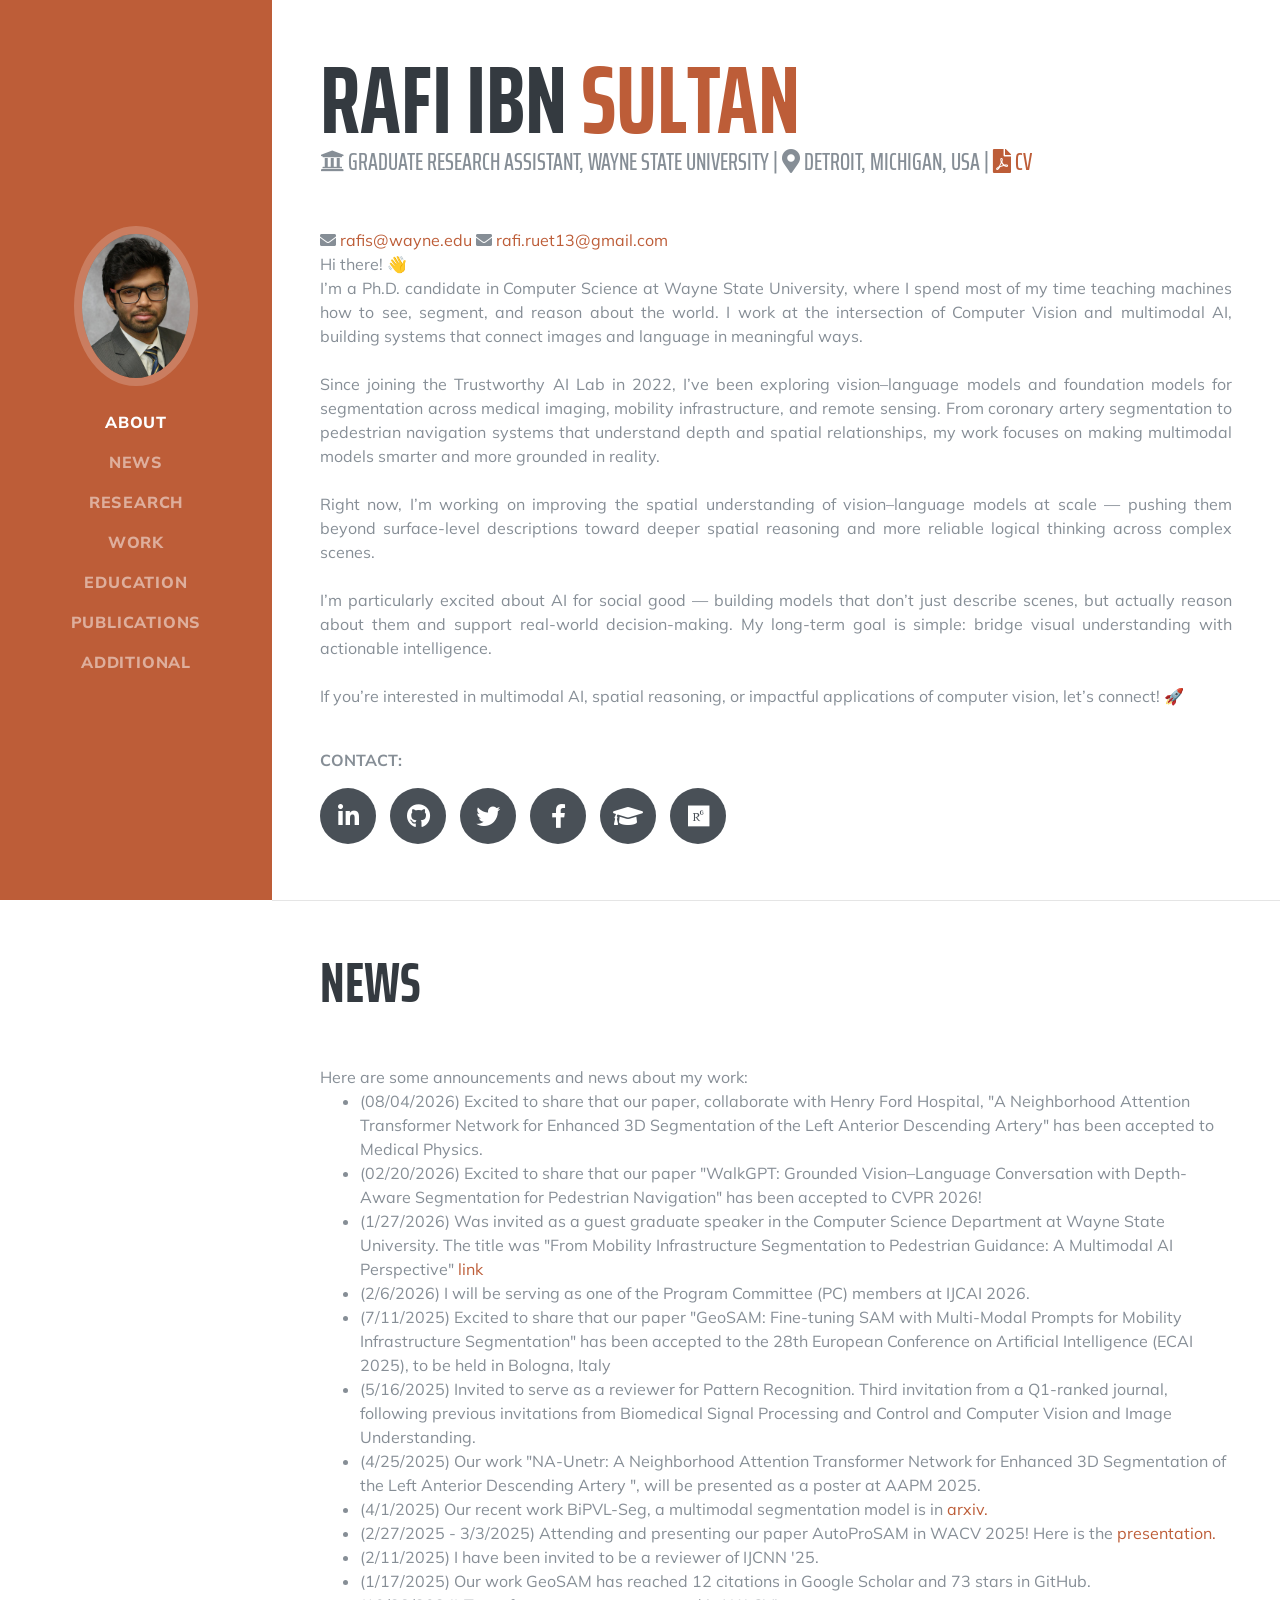
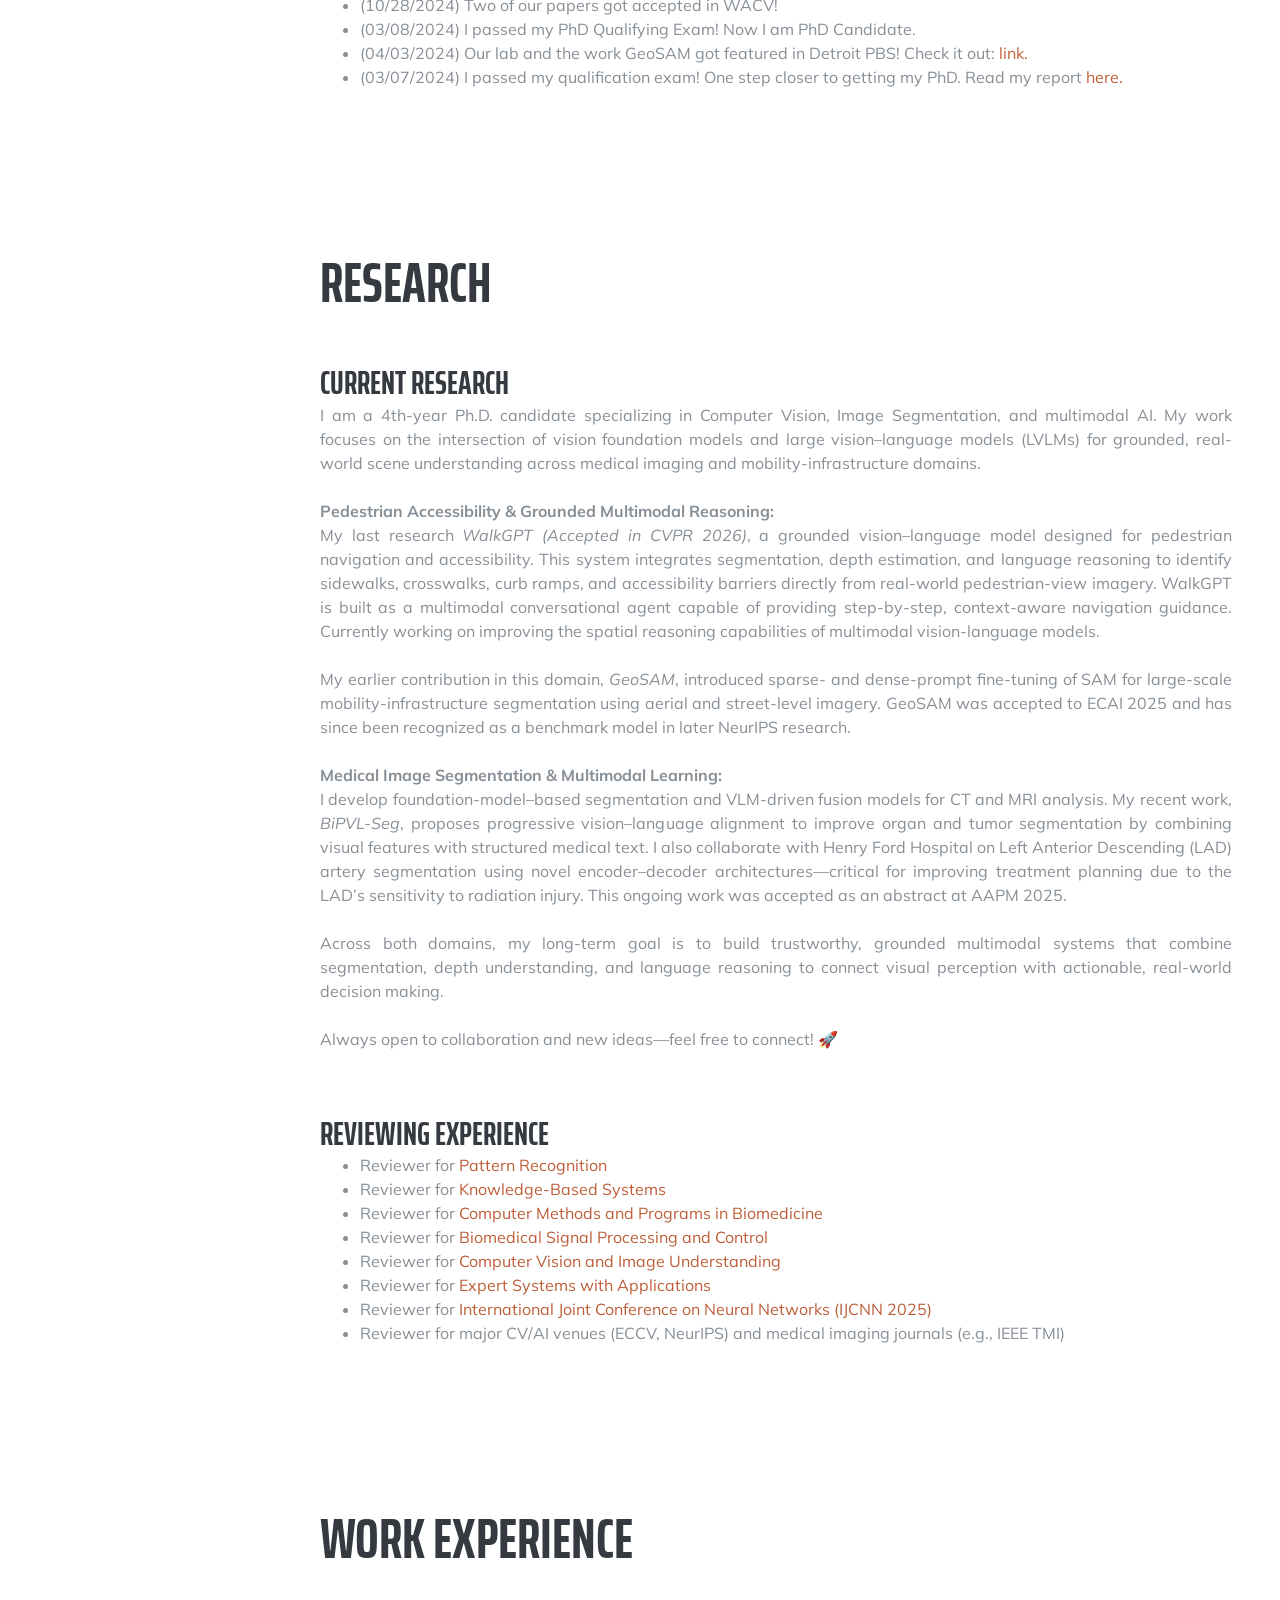
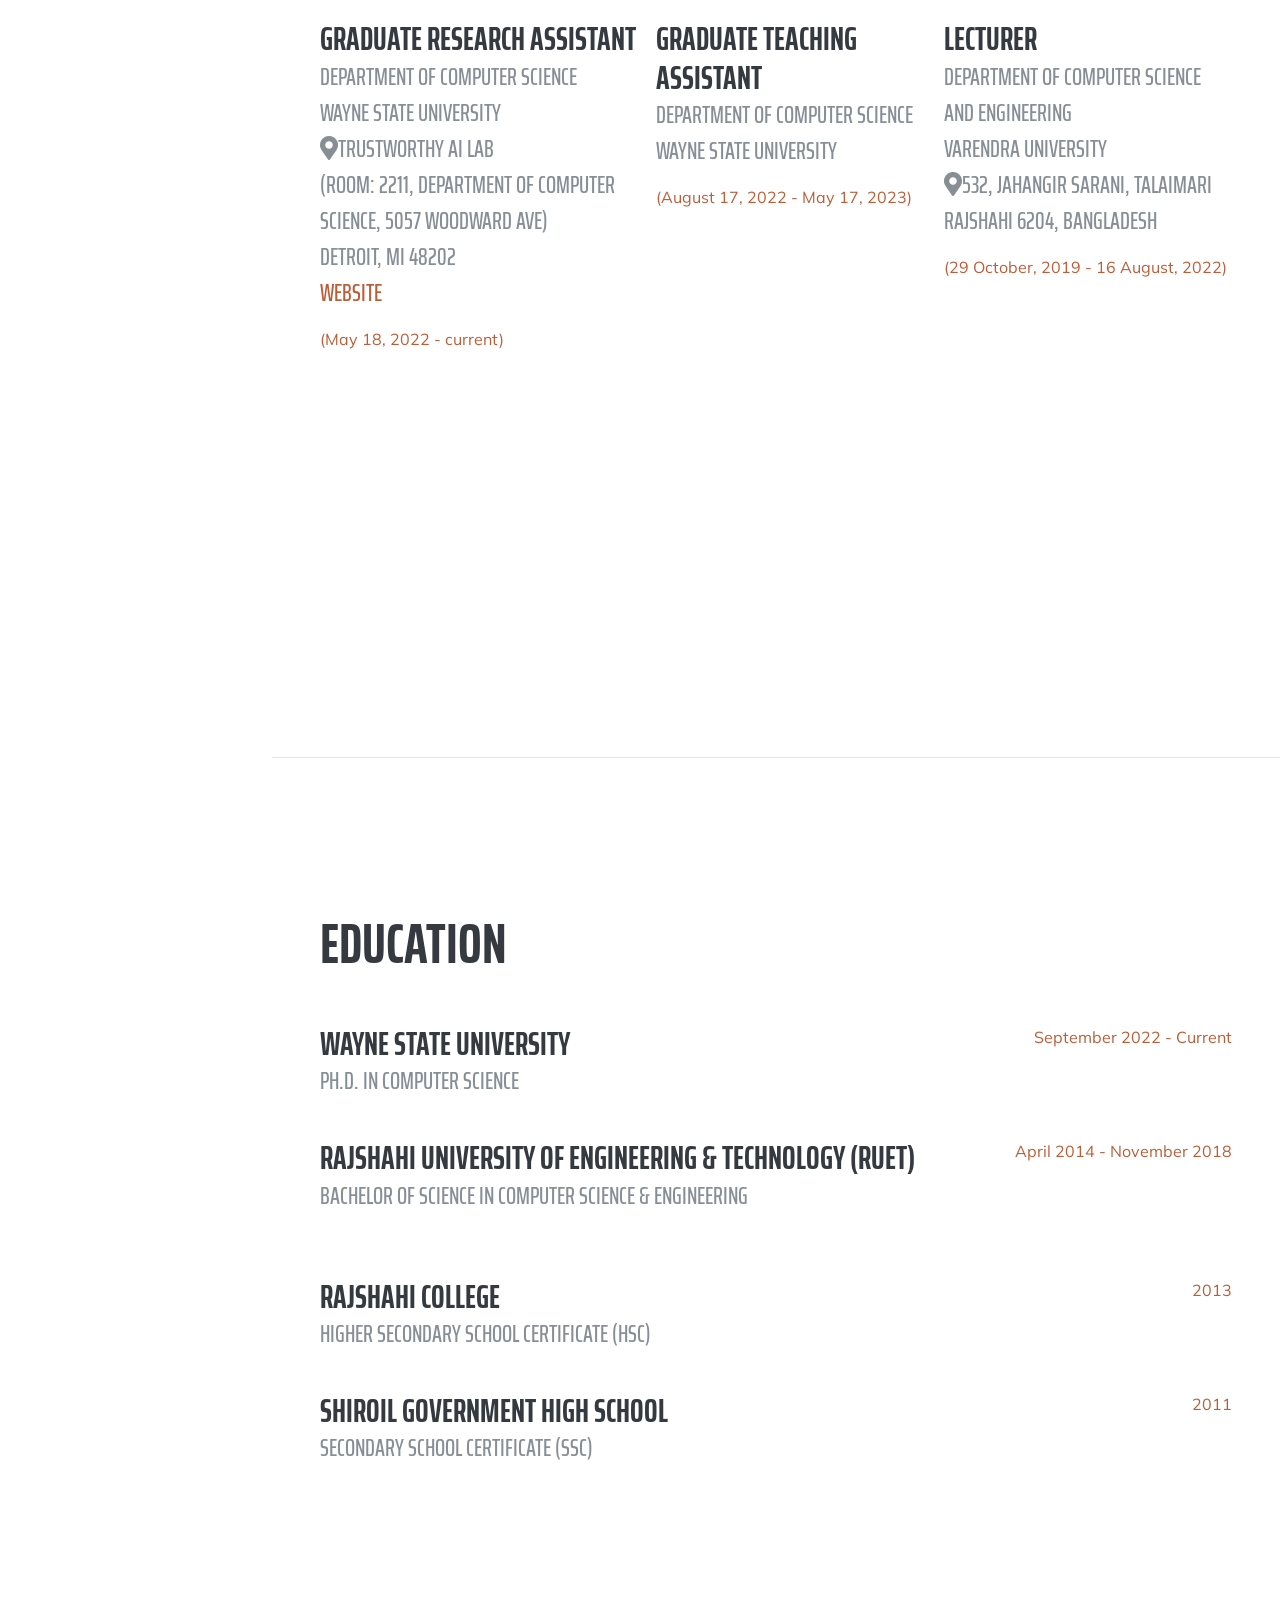
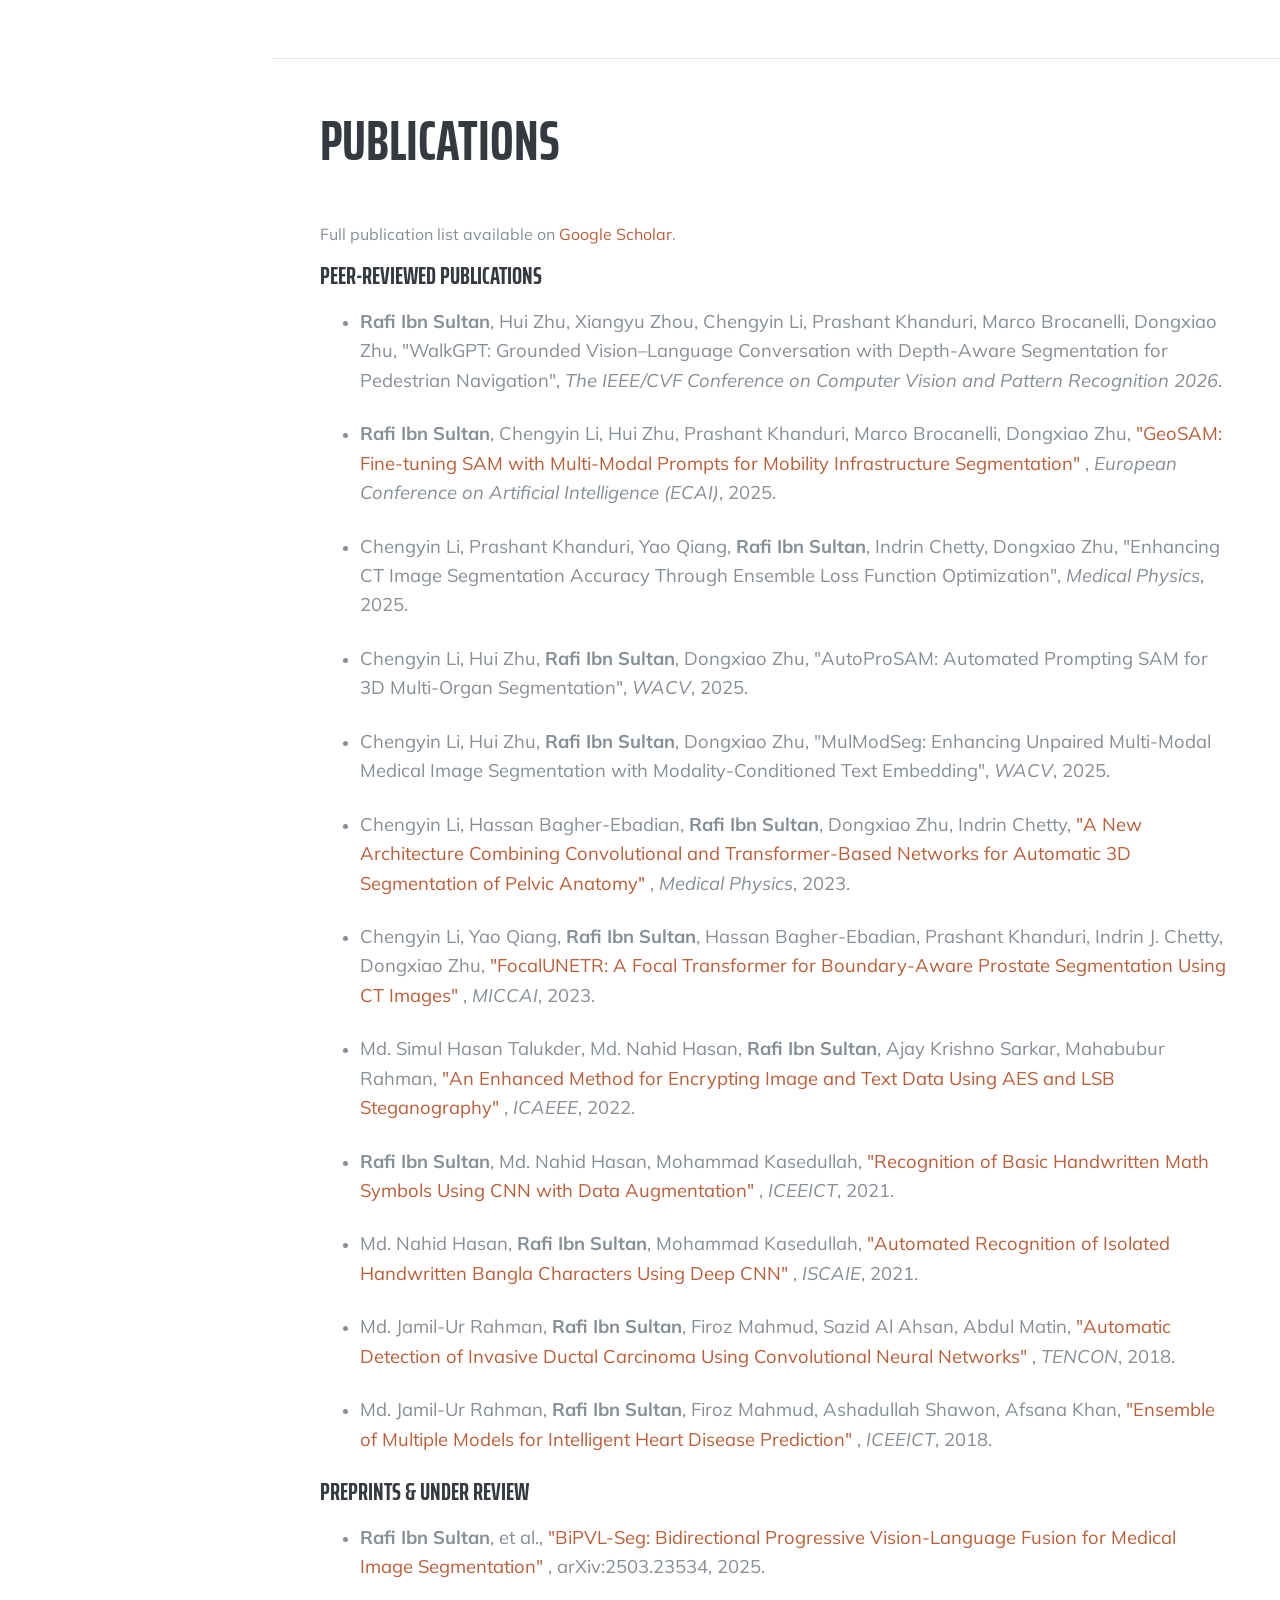
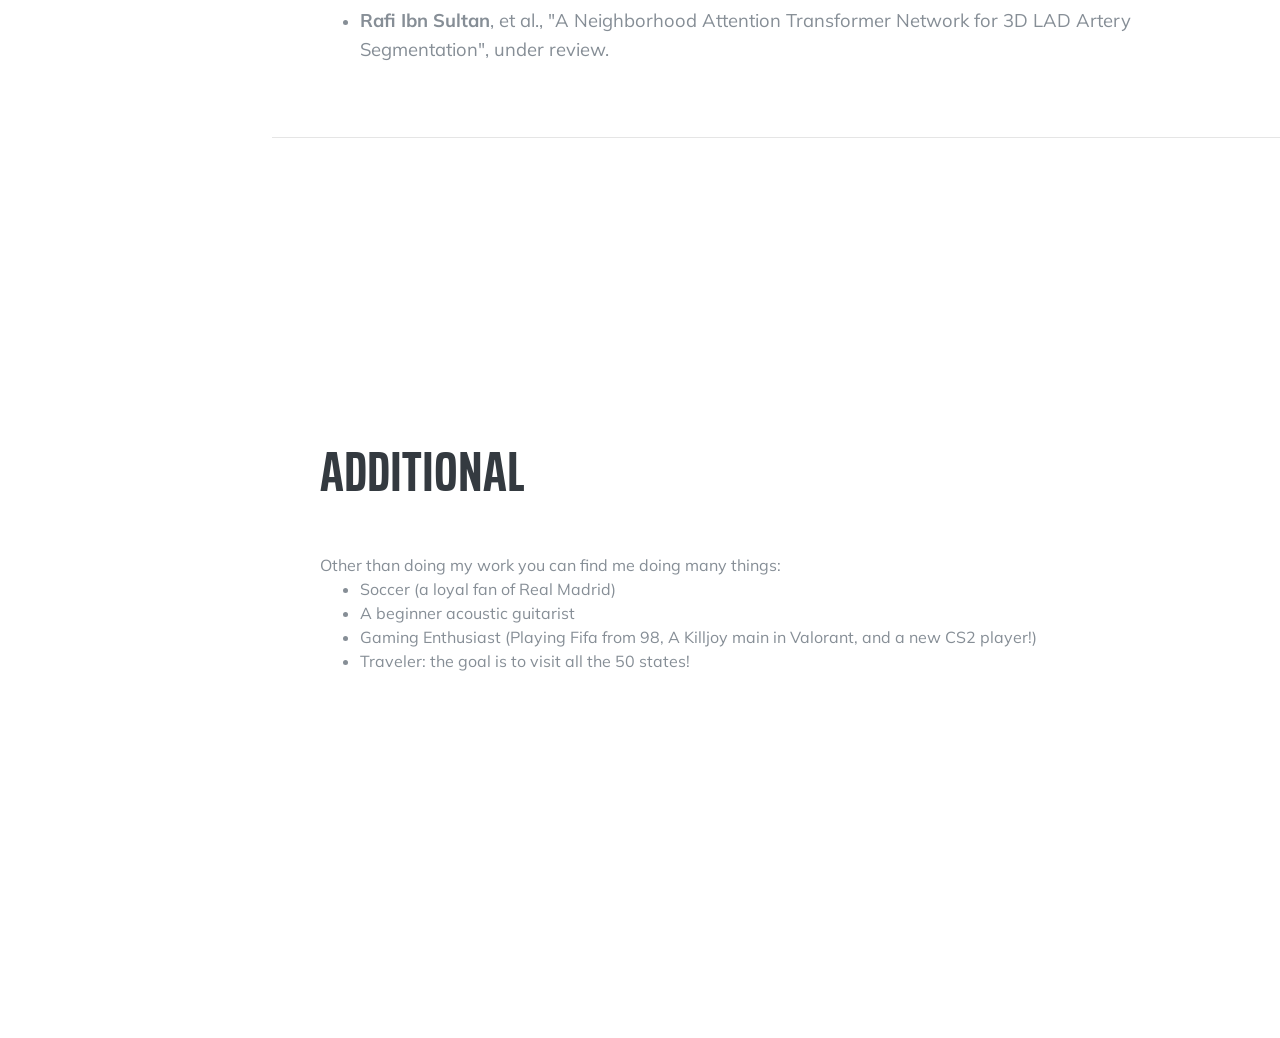
<file: index-old.html>
<!DOCTYPE html>
<html lang="en">
<head>
  <meta charset="utf-8">
  <meta name="viewport" content="width=device-width, initial-scale=1, shrink-to-fit=no">
  <meta name="description" content="Rafi Ibn Sultan - Ph.D. candidate in Computer Science at Wayne State University, working on computer vision, image segmentation, and multimodal AI.">
  <meta name="author" content="Rafi Ibn Sultan">

  <title>Rafi Ibn Sultan</title>

  <!-- Bootstrap core CSS -->
  <link href="vendor/bootstrap/css/bootstrap.min.css" rel="stylesheet">
  <link href="vendor/fontawesome-free/css/all.min.css" rel="stylesheet">

  <!-- Custom fonts for this template -->
  <link href="https://fonts.googleapis.com/css?family=Saira+Extra+Condensed:500,700" rel="stylesheet">
  <link href="https://fonts.googleapis.com/css?family=Muli:400,400i,800,800i" rel="stylesheet">
  
  <!-- Custom styles for this template -->
  <link href="css/resume.min.css" rel="stylesheet">
  
  <style>
    body { font-size: 1rem; }
    .container-fluid { max-width: 1200px; margin: auto; } /* Increased max-width */
    .resume-section { padding: 1.5rem 0; } /* Reduced padding */
    .resume-section h2 { margin-bottom: 1rem; } /* Reduced margin */
    .social-icons a { margin-right: 10px; }
    .navbar-nav { width: 100%; }
    .resume-item { margin-bottom: 1.5rem; } /* Adjusted margin */
    .lead { font-size: 1.1rem; line-height: 1.6; } /* Improved typography */
  </style>
</head>

<body id="page-top">

  <nav class="navbar navbar-expand-lg navbar-dark bg-primary fixed-top" id="sideNav">
    <a class="navbar-brand js-scroll-trigger" href="#page-top">
      <span class="d-block d-lg-none">Rafi Ibn Sultan</span>
      <span class="d-none d-lg-block">
        <img class="img-fluid img-profile rounded-circle mx-auto mb-2" src="img/Picture.jpg" alt="Rafi Ibn Sultan">
      </span>
    </a>
    <button class="navbar-toggler" type="button" data-toggle="collapse" data-target="#navbarSupportedContent" aria-controls="navbarSupportedContent" aria-expanded="false" aria-label="Toggle navigation">
      <span class="navbar-toggler-icon"></span>
    </button>
    <div class="collapse navbar-collapse" id="navbarSupportedContent">
      <ul class="navbar-nav">
        <li class="nav-item">
          <a class="nav-link js-scroll-trigger" href="#about">About</a>
        </li>
        <li class="nav-item">
          <a class="nav-link js-scroll-trigger" href="#news">News</a>
        </li>
        <li class="nav-item">
          <a class="nav-link js-scroll-trigger" href="#research">Research</a>
        </li>
        <li class="nav-item">
          <a class="nav-link js-scroll-trigger" href="#work">Work</a>
        </li>
        <li class="nav-item">
          <a class="nav-link js-scroll-trigger" href="#education">Education</a>
        </li>
        <li class="nav-item">
          <a class="nav-link js-scroll-trigger" href="#publications">Publications</a>
        </li>
        <li class="nav-item">
          <a class="nav-link js-scroll-trigger" href="#additional">Additional</a>
        </li>
      </ul>
    </div>
  </nav>

  <div class="container-fluid p-0">

    <section class="resume-section p-3 p-lg-5 d-flex align-items-center" id="about">
      <div class="w-100">
        <h1 class="mb-0">Rafi Ibn
          <span class="text-primary">Sultan</span>
        </h1>
        <div class="subheading mb-5">
        <i class="fas fa-university"></i> Graduate Research Assistant, Wayne State University |
        <i class="fas fa-map-marker-alt"></i> Detroit, Michigan, USA |
        <a href="https://waynestateprod-my.sharepoint.com/:b:/g/personal/hm4013_wayne_edu/IQB0Ou8BGvuvToSg6JZ5AWBtAV4U9fegFR7DFKZ5mTYutBw?e=twThp4" target="_blank">
          <i class="fas fa-file-pdf"></i> CV
        </a>
      </div>

      <i class="fas fa-envelope"></i>
      <a href="mailto:rafis@wayne.edu">rafis@wayne.edu</a>

      <i class="fas fa-envelope"></i>
      <a href="mailto:rafi.ruet13@gmail.com">rafi.ruet13@gmail.com</a>
       <p align="justify">
        Hi there! 👋<br>
        I’m a Ph.D. candidate in Computer Science at Wayne State University, where I spend most of my time teaching machines how to see, segment, and reason about the world. I work at the intersection of Computer Vision and multimodal AI, building systems that connect images and language in meaningful ways.<br><br>

        Since joining the Trustworthy AI Lab in 2022, I’ve been exploring vision–language models and foundation models for segmentation across medical imaging, mobility infrastructure, and remote sensing. From coronary artery segmentation to pedestrian navigation systems that understand depth and spatial relationships, my work focuses on making multimodal models smarter and more grounded in reality.<br><br>

        Right now, I’m working on improving the spatial understanding of vision–language models at scale — pushing them beyond surface-level descriptions toward deeper spatial reasoning and more reliable logical thinking across complex scenes.<br><br>

        I’m particularly excited about AI for social good — building models that don’t just describe scenes, but actually reason about them and support real-world decision-making. My long-term goal is simple: bridge visual understanding with actionable intelligence.<br><br>

        If you’re interested in multimodal AI, spatial reasoning, or impactful applications of computer vision, let’s connect! 🚀
        </p>


          <p><br><b>CONTACT:</b></p>
        <div class="social-icons">
          <a href="https://www.linkedin.com/in/rafi-ibn-sultan/" target="_blank">
            <i class="fab fa-linkedin-in"></i>
          </a>
          <a href="https://github.com/rafiibnsultan" target="_blank">
            <i class="fab fa-github"></i>
          </a>
          <a href="https://twitter.com/RafiIbnSultan1" target="_blank">
            <i class="fab fa-twitter"></i>
          </a>
          <a href="https://web.facebook.com/rafi.ibnsultan" target="_blank">
            <i class="fab fa-facebook-f"></i>
          </a>
          <a href="https://scholar.google.com/citations?hl=en&user=d9YLRmEAAAAJ" target="_blank">
            <i class="fas fa-graduation-cap"></i>
          </a>
          <a href="https://www.researchgate.net/profile/Rafi-Ibn-Sultan" target="_blank">
            <i class="fab fa-researchgate"></i>
          </a>
        </div>
      </div>
    </section>

    <hr class="m-0">
    <section class="resume-section p-3 p-lg-5 d-flex align-items-center" id="news">
      <div class="w-100">
        <h2 class="mb-5">News</h2>
        <div class="resume-item d-flex flex-column flex-md-row justify-content-between mb-5">
          <div class="resume-content">
            Here are some announcements and news about my work:
          <ul>
            <li>(08/04/2026)  Excited to share that our paper, collaborate with Henry Ford Hospital, "A Neighborhood Attention Transformer Network for Enhanced 3D Segmentation of the Left Anterior Descending Artery" has been accepted to Medical Physics.</li>
            <li>(02/20/2026)  Excited to share that our paper "WalkGPT: Grounded Vision–Language Conversation with Depth-Aware Segmentation for Pedestrian Navigation" has been accepted to CVPR 2026!</li>
            <li>(1/27/2026)  Was invited as a guest graduate speaker in the Computer Science Department at Wayne State University. The title was "From Mobility Infrastructure Segmentation to Pedestrian Guidance: A Multimodal AI Perspective" <a href="https://cvpr.thecvf.com/virtual/2026/poster/39962" target="_blank">link</a></li>
            <li>(2/6/2026)  I will be serving as one of the Program Committee (PC) members at IJCAI 2026.</li>
            <li>(7/11/2025)  Excited to share that our paper "GeoSAM: Fine-tuning SAM with Multi-Modal Prompts for Mobility Infrastructure Segmentation" has been accepted to the 28th European Conference on Artificial Intelligence (ECAI 2025), to be held in Bologna, Italy</li>
            <li>(5/16/2025) Invited to serve as a reviewer for Pattern Recognition. Third invitation from a Q1-ranked journal, following previous invitations from Biomedical Signal Processing and Control and Computer Vision and Image Understanding.</li>
            <li>(4/25/2025) Our work "NA-Unetr: A Neighborhood Attention Transformer Network for Enhanced 3D Segmentation of the Left Anterior Descending Artery ", will be presented as a poster at AAPM 2025. </li>
            <li>(4/1/2025) Our recent work BiPVL-Seg, a multimodal segmentation model is in <a href="https://arxiv.org/abs/2503.23534" target="_blank">arxiv.</a></li>
            <li>(2/27/2025 - 3/3/2025) Attending and presenting our paper AutoProSAM in WACV 2025! Here is the <a href="https://youtu.be/I37hSEy7fXs" target="_blank">presentation.</a></li>
            <li>(2/11/2025) I have been invited to be a reviewer of IJCNN '25.</li>
            <li>(1/17/2025) Our work GeoSAM has reached 12 citations in Google Scholar and 73 stars in GitHub.</li>
            <li>(10/28/2024) Two of our papers got accepted in WACV!</li>
            <li>(03/08/2024) I passed my PhD Qualifying Exam! Now I am PhD Candidate.</li>
            <li>(04/03/2024) Our lab and the work GeoSAM got featured in Detroit PBS! Check it out: <a href="https://www.pbs.org/video/wayne-state-university-creates-ai-for-mobility-project-criquh/" target="_blank">link.</a></li>
            <li>(03/07/2024) I passed my qualification exam! One step closer to getting my PhD. Read my report <a href="Qual_Rafi.pdf">here.</a></li>
          </ul>
          </div>
        </div>
      </div>
    </section>
    
    <section class="resume-section p-3 p-lg-5 d-flex justify-content-center" id="research">
      <div class="w-100">
        <h2 class="mb-5">Research</h2>

        <div class="resume-item d-flex flex-column flex-md-row justify-content-between mb-5 " align="left">
          <div class="resume-content">
            <h3 class="mb-0">Current Research</h3>
            <p align="justify">
              I am a 4th-year Ph.D. candidate specializing in Computer Vision, Image Segmentation, and multimodal AI. My work focuses on the intersection of vision foundation models and large vision–language models (LVLMs) for grounded, real-world scene understanding across medical imaging and mobility-infrastructure domains.<br><br>

              <b>Pedestrian Accessibility & Grounded Multimodal Reasoning:</b><br>
              My last research <i>WalkGPT (Accepted in CVPR 2026)</i>, a grounded vision–language model designed for pedestrian navigation and accessibility. This system integrates segmentation, depth estimation, and language reasoning to identify sidewalks, crosswalks, curb ramps, and accessibility barriers directly from real-world pedestrian-view imagery. WalkGPT is built as a multimodal conversational agent capable of providing step-by-step, context-aware navigation guidance.
              Currently working on improving the spatial reasoning capabilities of multimodal vision-language models.<br><br>
              My earlier contribution in this domain, <i>GeoSAM</i>, introduced sparse- and dense-prompt fine-tuning of SAM for large-scale mobility-infrastructure segmentation using aerial and street-level imagery. GeoSAM was accepted to ECAI 2025 and has since been recognized as a benchmark model in later NeurIPS research.<br><br>

              <b>Medical Image Segmentation & Multimodal Learning:</b><br>
              I develop foundation-model–based segmentation and VLM-driven fusion models for CT and MRI analysis. My recent work, <i>BiPVL-Seg</i>, proposes progressive vision–language alignment to improve organ and tumor segmentation by combining visual features with structured medical text. I also collaborate with Henry Ford Hospital on Left Anterior Descending (LAD) artery segmentation using novel encoder–decoder architectures—critical for improving treatment planning due to the LAD’s sensitivity to radiation injury. This ongoing work was accepted as an abstract at AAPM 2025.<br><br>

              Across both domains, my long-term goal is to build trustworthy, grounded multimodal systems that combine segmentation, depth understanding, and language reasoning to connect visual perception with actionable, real-world decision making.<br><br>

              Always open to collaboration and new ideas—feel free to connect! 🚀
              </p>
          </div>
        </div>

        <div class="resume-item d-flex flex-column flex-md-row justify-content-between mb-5" align="left">
            <div class="resume-content">
              <h3 class="mb-0">Reviewing Experience</h3>

              <ul>
                <li>Reviewer for <a href="https://www.sciencedirect.com/journal/pattern-recognition" target="_blank">Pattern Recognition</a></li>
                <li>Reviewer for <a href="https://www.sciencedirect.com/journal/knowledge-based-systems" target="_blank">Knowledge-Based Systems</a></li>
                <li>Reviewer for <a href="https://www.sciencedirect.com/journal/computer-methods-and-programs-in-biomedicine" target="_blank">Computer Methods and Programs in Biomedicine</a></li>
                <li>Reviewer for <a href="https://www.sciencedirect.com/journal/biomedical-signal-processing-and-control" target="_blank">Biomedical Signal Processing and Control</a></li>
                <li>Reviewer for <a href="https://www.sciencedirect.com/journal/computer-vision-and-image-understanding" target="_blank">Computer Vision and Image Understanding</a></li>
                <li>Reviewer for <a href="https://www.sciencedirect.com/journal/expert-systems-with-applications" target="_blank">Expert Systems with Applications</a></li>
                <li>Reviewer for <a href="https://2025.ijcnn.org/" target="_blank">International Joint Conference on Neural Networks (IJCNN 2025)</a></li>
                <li>Reviewer for major CV/AI venues (ECCV, NeurIPS) and medical imaging journals (e.g., IEEE TMI)</li>
              </ul>

            </div>
          </div>


      </div>
    </section>

    <section class="resume-section p-3 p-lg-5 d-flex justify-content-center" id="work">
      <div class="w-100">
        <h2 class="mb-5">Work Experience</h2>

        <div class="resume-item d-flex flex-column flex-md-row justify-content-between mb-5">
          <div class="resume-content">
            <h3 class="mb-0">Graduate Research Assistant</h3>
            <div class="subheading mb-3">Department of Computer Science<br/>Wayne State University <br/> <i class="fas fa-map-marker-alt"></i>Trustworthy AI Lab <br>(Room: 2211, Department of Computer Science, 5057
Woodward Ave) <br/>Detroit, MI 48202 <br/>
              <a href="https://sites.google.com/view/mlpa/mainpage/members?authuser=0" target="_blank">WEBSITE</a>
          </div>
          <div class="resume-date text-md-left">
            <span class="text-primary">(May 18, 2022 - current)</span>
          </div>
        </div>

        <div class="resume-item d-flex flex-column flex-md-row justify-content-between mb-5">
          <div class="resume-content">
            <h3 class="mb-0">Graduate Teaching Assistant</h3>
            <div class="subheading mb-3">Department of Computer Science<br/>Wayne State University <br/>
          </div>
          <div class="resume-date text-md-left">
            <span class="text-primary">(August 17, 2022 - May 17, 2023)</span>
          </div>
        </div>

        <div class="resume-item d-flex flex-column flex-md-row justify-content-between mb-5">
          <div class="resume-content">
            <h3 class="mb-0">Lecturer</h3>
            <div class="subheading mb-3">Department of Computer Science and Engineering <br/>Varendra University <br/> <i class="fas fa-map-marker-alt"></i>532, Jahangir Sarani, Talaimari <br/>Rajshahi 6204, Bangladesh <br/>
          </div>
          <div class="resume-date text-md-left">
            <span class="text-primary">(29 October, 2019 - 16 August, 2022)</span>
          </div>
        </div>

      </div>
    </section>

    <hr class="m-0">

    <section class="resume-section p-3 p-lg-5 d-flex align-items-center" id="education">
      <div class="w-100">
        <h2 class="mb-5">Education</h2>

<div class="resume-item d-flex flex-column flex-md-row justify-content-between">
  <div class="resume-content">
    <h3 class="mb-0">Wayne State University</h3>
    <div class="subheading mb-3">Ph.D. in Computer Science</div>
  </div>
  <div class="resume-date text-md-right">
    <span class="text-primary">September 2022 - Current</span>
  </div>
</div>

        <div class="resume-item d-flex flex-column flex-md-row justify-content-between mb-5">
          <div class="resume-content">
            <h3 class="mb-0">Rajshahi University of Engineering & Technology (RUET)</h3>
            <div class="subheading mb-3">Bachelor of Science in Computer Science & Engineering</div>
          </div>
          <div class="resume-date text-md-right">
            <span class="text-primary">April 2014 - November 2018</span>
          </div>
        </div>

        <div class="resume-item d-flex flex-column flex-md-row justify-content-between">
          <div class="resume-content">
            <h3 class="mb-0">Rajshahi College</h3>
            <div class="subheading mb-3">Higher Secondary School Certificate (HSC)</div>
          </div>
          <div class="resume-date text-md-right">
            <span class="text-primary">2013</span>
          </div>
        </div>

        <div class="resume-item d-flex flex-column flex-md-row justify-content-between">
          <div class="resume-content">
            <h3 class="mb-0">Shiroil Government High School</h3>
            <div class="subheading mb-3">Secondary School Certificate (SSC)</div>
          </div>
          <div class="resume-date text-md-right">
            <span class="text-primary">2011</span>
          </div>
        </div>

      </div>
    </section>

    <hr class="m-0">

    <section class="resume-section p-3 p-lg-5 d-flex align-items-center" id="publications">
  <div class="w-100">
    <h2 class="mb-5">Publications</h2>

    <p>Full publication list available on 
      <a href="https://scholar.google.com/citations?hl=en&user=d9YLRmEAAAAJ" target="_blank">Google Scholar</a>.
    </p>

    <!-- Peer-Reviewed Publications -->
    <h4 class="mb-3">Peer-Reviewed Publications</h4>
    <ul>

      <li class="mb-4">
        <p class="lead">
          <b>Rafi Ibn Sultan</b>, Hui Zhu, Xiangyu Zhou, Chengyin Li, Prashant Khanduri, Marco Brocanelli, Dongxiao Zhu,
          "WalkGPT: Grounded Vision–Language Conversation with Depth-Aware Segmentation for Pedestrian Navigation", <i>The IEEE/CVF Conference on Computer Vision and Pattern Recognition 2026</i>.
        </p>
      </li>

      <li class="mb-4">
        <p class="lead">
          <b>Rafi Ibn Sultan</b>, Chengyin Li, Hui Zhu, Prashant Khanduri, Marco Brocanelli, Dongxiao Zhu, 
          <a href="https://arxiv.org/abs/2311.11319" target="_blank">
            "GeoSAM: Fine-tuning SAM with Multi-Modal Prompts for Mobility Infrastructure Segmentation"
          </a>, 
          <i>European Conference on Artificial Intelligence (ECAI)</i>, 2025.
        </p>
      </li>

      <li class="mb-4">
        <p class="lead">
          Chengyin Li, Prashant Khanduri, Yao Qiang, <b>Rafi Ibn Sultan</b>, Indrin Chetty, Dongxiao Zhu, 
          "Enhancing CT Image Segmentation Accuracy Through Ensemble Loss Function Optimization", 
          <i>Medical Physics</i>, 2025.
        </p>
      </li>

      <li class="mb-4">
        <p class="lead">
          Chengyin Li, Hui Zhu, <b>Rafi Ibn Sultan</b>, Dongxiao Zhu, 
          "AutoProSAM: Automated Prompting SAM for 3D Multi-Organ Segmentation", 
          <i>WACV</i>, 2025.
        </p>
      </li>

      <li class="mb-4">
        <p class="lead">
          Chengyin Li, Hui Zhu, <b>Rafi Ibn Sultan</b>, Dongxiao Zhu,
          "MulModSeg: Enhancing Unpaired Multi-Modal Medical Image Segmentation with Modality-Conditioned Text Embedding", 
          <i>WACV</i>, 2025.
        </p>
      </li>

      <li class="mb-4">
        <p class="lead">
          Chengyin Li, Hassan Bagher-Ebadian, <b>Rafi Ibn Sultan</b>, Dongxiao Zhu, Indrin Chetty,
          <a href="https://aapm.onlinelibrary.wiley.com/doi/epdf/10.1002/mp.16750" target="_blank">
            "A New Architecture Combining Convolutional and Transformer-Based Networks for Automatic 3D Segmentation of Pelvic Anatomy"
          </a>, 
          <i>Medical Physics</i>, 2023.
        </p>
      </li>

      <li class="mb-4">
        <p class="lead">
          Chengyin Li, Yao Qiang, <b>Rafi Ibn Sultan</b>, Hassan Bagher-Ebadian, Prashant Khanduri, Indrin J. Chetty, Dongxiao Zhu,
          <a href="https://link.springer.com/chapter/10.1007/978-3-031-43898-1_57" target="_blank">
            "FocalUNETR: A Focal Transformer for Boundary-Aware Prostate Segmentation Using CT Images"
          </a>, 
          <i>MICCAI</i>, 2023.
        </p>
      </li>

      <li class="mb-4">
        <p class="lead">
          Md. Simul Hasan Talukder, Md. Nahid Hasan, <b>Rafi Ibn Sultan</b>, Ajay Krishno Sarkar, Mahabubur Rahman, 
          <a href="https://ieeexplore.ieee.org/document/9836589" target="_blank">
            "An Enhanced Method for Encrypting Image and Text Data Using AES and LSB Steganography"
          </a>, 
          <i>ICAEEE</i>, 2022.
        </p>
      </li>

      <li class="mb-4">
        <p class="lead">
          <b>Rafi Ibn Sultan</b>, Md. Nahid Hasan, Mohammad Kasedullah,
          <a href="https://ieeexplore.ieee.org/abstract/document/9667794" target="_blank">
            "Recognition of Basic Handwritten Math Symbols Using CNN with Data Augmentation"
          </a>, 
          <i>ICEEICT</i>, 2021.
        </p>
      </li>

      <li class="mb-4">
        <p class="lead">
          Md. Nahid Hasan, <b>Rafi Ibn Sultan</b>, Mohammad Kasedullah,
          <a href="https://ieeexplore.ieee.org/document/9431799" target="_blank">
            "Automated Recognition of Isolated Handwritten Bangla Characters Using Deep CNN"
          </a>, 
          <i>ISCAIE</i>, 2021.
        </p>
      </li>

      <li class="mb-4">
        <p class="lead">
          Md. Jamil-Ur Rahman, <b>Rafi Ibn Sultan</b>, Firoz Mahmud, Sazid Al Ahsan, Abdul Matin,
          <a href="https://ieeexplore.ieee.org/document/8650376" target="_blank">
            "Automatic Detection of Invasive Ductal Carcinoma Using Convolutional Neural Networks"
          </a>, 
          <i>TENCON</i>, 2018.
        </p>
      </li>

      <li class="mb-4">
        <p class="lead">
          Md. Jamil-Ur Rahman, <b>Rafi Ibn Sultan</b>, Firoz Mahmud, Ashadullah Shawon, Afsana Khan,
          <a href="https://ieeexplore.ieee.org/document/8628152" target="_blank">
            "Ensemble of Multiple Models for Intelligent Heart Disease Prediction"
          </a>, 
          <i>ICEEICT</i>, 2018.
        </p>
      </li>

    </ul>

    <!-- Preprints / Under Review -->
    <h4 class="mb-3">Preprints & Under Review</h4>
    <ul>

      <li class="mb-4">
        <p class="lead">
          <b>Rafi Ibn Sultan</b>, et al.,
          <a href="https://arxiv.org/abs/2503.23534" target="_blank">
            "BiPVL-Seg: Bidirectional Progressive Vision-Language Fusion for Medical Image Segmentation"
          </a>, arXiv:2503.23534, 2025.
        </p>
      </li>

      

      <li class="mb-4">
        <p class="lead">
          <b>Rafi Ibn Sultan</b>, et al.,
          "A Neighborhood Attention Transformer Network for 3D LAD Artery Segmentation", 
          under review.
        </p>
      </li>

    </ul>

  </div>
</section>


    <hr class="m-0">

    <section class="resume-section p-3 p-lg-5 d-flex align-items-center" id="additional">
      <div class="w-100">
        <h2 class="mb-5">Additional</h2>
        <div class="resume-item d-flex flex-column flex-md-row justify-content-between mb-5">
          <div class="resume-content">
            Other than doing my work you can find me doing many things:
          <ul>
            <li>Soccer (a loyal fan of Real Madrid)</li>
            <li>A beginner acoustic guitarist</li>
            <li>Gaming Enthusiast (Playing Fifa from 98, A Killjoy main in Valorant, and a new CS2 player!)</li>
            <li>Traveler: the goal is to visit all the 50 states!</li>
          </ul>
          </div>
        </div>
      </div>
    </section>

  </div>

  <!-- Bootstrap core JavaScript -->
  <script src="vendor/jquery/jquery.min.js"></script>
  <script src="vendor/bootstrap/js/bootstrap.bundle.min.js"></script>

  <!-- Plugin JavaScript -->
  <script src="vendor/jquery-easing/jquery.easing.min.js"></script>

  <!-- Custom scripts for this template -->
  <script src="js/resume.min.js"></script>

</body>

</html>
</file>
<file: css/resume.min.css>
/*!
 * Start Bootstrap - Resume v5.0.7 (https://startbootstrap.com/template-overviews/resume)
 * Copyright 2013-2019 Start Bootstrap
 * Licensed under MIT (https://github.com/BlackrockDigital/startbootstrap-resume/blob/master/LICENSE)
 */body{font-family:Muli,-apple-system,BlinkMacSystemFont,'Segoe UI',Roboto,'Helvetica Neue',Arial,sans-serif,'Apple Color Emoji','Segoe UI Emoji','Segoe UI Symbol','Noto Color Emoji';padding-top:54px;color:#868e96}@media (min-width:992px){body{padding-top:0;padding-left:17rem}}h1,h2,h3,h4,h5,h6{font-family:'Saira Extra Condensed',-apple-system,BlinkMacSystemFont,'Segoe UI',Roboto,'Helvetica Neue',Arial,sans-serif,'Apple Color Emoji','Segoe UI Emoji','Segoe UI Symbol','Noto Color Emoji';font-weight:700;text-transform:uppercase;color:#343a40}h1{font-size:6rem;line-height:5.5rem}h2{font-size:3.5rem}h3{font-size:2rem}p.lead{font-size:1.15rem;font-weight:400}.subheading{text-transform:uppercase;font-weight:500;font-family:'Saira Extra Condensed',-apple-system,BlinkMacSystemFont,'Segoe UI',Roboto,'Helvetica Neue',Arial,sans-serif,'Apple Color Emoji','Segoe UI Emoji','Segoe UI Symbol','Noto Color Emoji';font-size:1.5rem}.social-icons a{display:inline-block;height:3.5rem;width:3.5rem;background-color:#495057;color:#fff!important;border-radius:100%;text-align:center;font-size:1.5rem;line-height:3.5rem;margin-right:1rem}.social-icons a:last-child{margin-right:0}.social-icons a:hover{background-color:#bd5d38}.dev-icons{font-size:3rem}.dev-icons .list-inline-item i:hover{color:#bd5d38}#sideNav .navbar-nav .nav-item .nav-link{font-weight:800;letter-spacing:.05rem;text-transform:uppercase}#sideNav .navbar-toggler:focus{outline-color:#d48a6e}@media (min-width:992px){#sideNav{text-align:center;position:fixed;top:0;left:0;display:-webkit-box;display:-ms-flexbox;display:flex;-webkit-box-orient:vertical;-webkit-box-direction:normal;-ms-flex-direction:column;flex-direction:column;width:17rem;height:100vh}#sideNav .navbar-brand{display:-webkit-box;display:-ms-flexbox;display:flex;margin:auto auto 0;padding:.5rem}#sideNav .navbar-brand .img-profile{max-width:10rem;max-height:10rem;border:.5rem solid rgba(255,255,255,.2)}#sideNav .navbar-collapse{display:-webkit-box;display:-ms-flexbox;display:flex;-webkit-box-align:start;-ms-flex-align:start;align-items:flex-start;-webkit-box-flex:0;-ms-flex-positive:0;flex-grow:0;width:100%;margin-bottom:auto}#sideNav .navbar-collapse .navbar-nav{-webkit-box-orient:vertical;-webkit-box-direction:normal;-ms-flex-direction:column;flex-direction:column;width:100%}#sideNav .navbar-collapse .navbar-nav .nav-item{display:block}#sideNav .navbar-collapse .navbar-nav .nav-item .nav-link{display:block}}section.resume-section{padding-top:5rem!important;padding-bottom:5rem!important;max-width:75rem}section.resume-section .resume-item .resume-date{min-width:none}@media (min-width:768px){section.resume-section{min-height:100vh}section.resume-section .resume-item .resume-date{min-width:18rem}}@media (min-width:992px){section.resume-section{padding-top:3rem!important;padding-bottom:3rem!important}}.bg-primary{background-color:#bd5d38!important}.text-primary{color:#bd5d38!important}a{color:#bd5d38}a:active,a:focus,a:hover{color:#824027}
</file>
